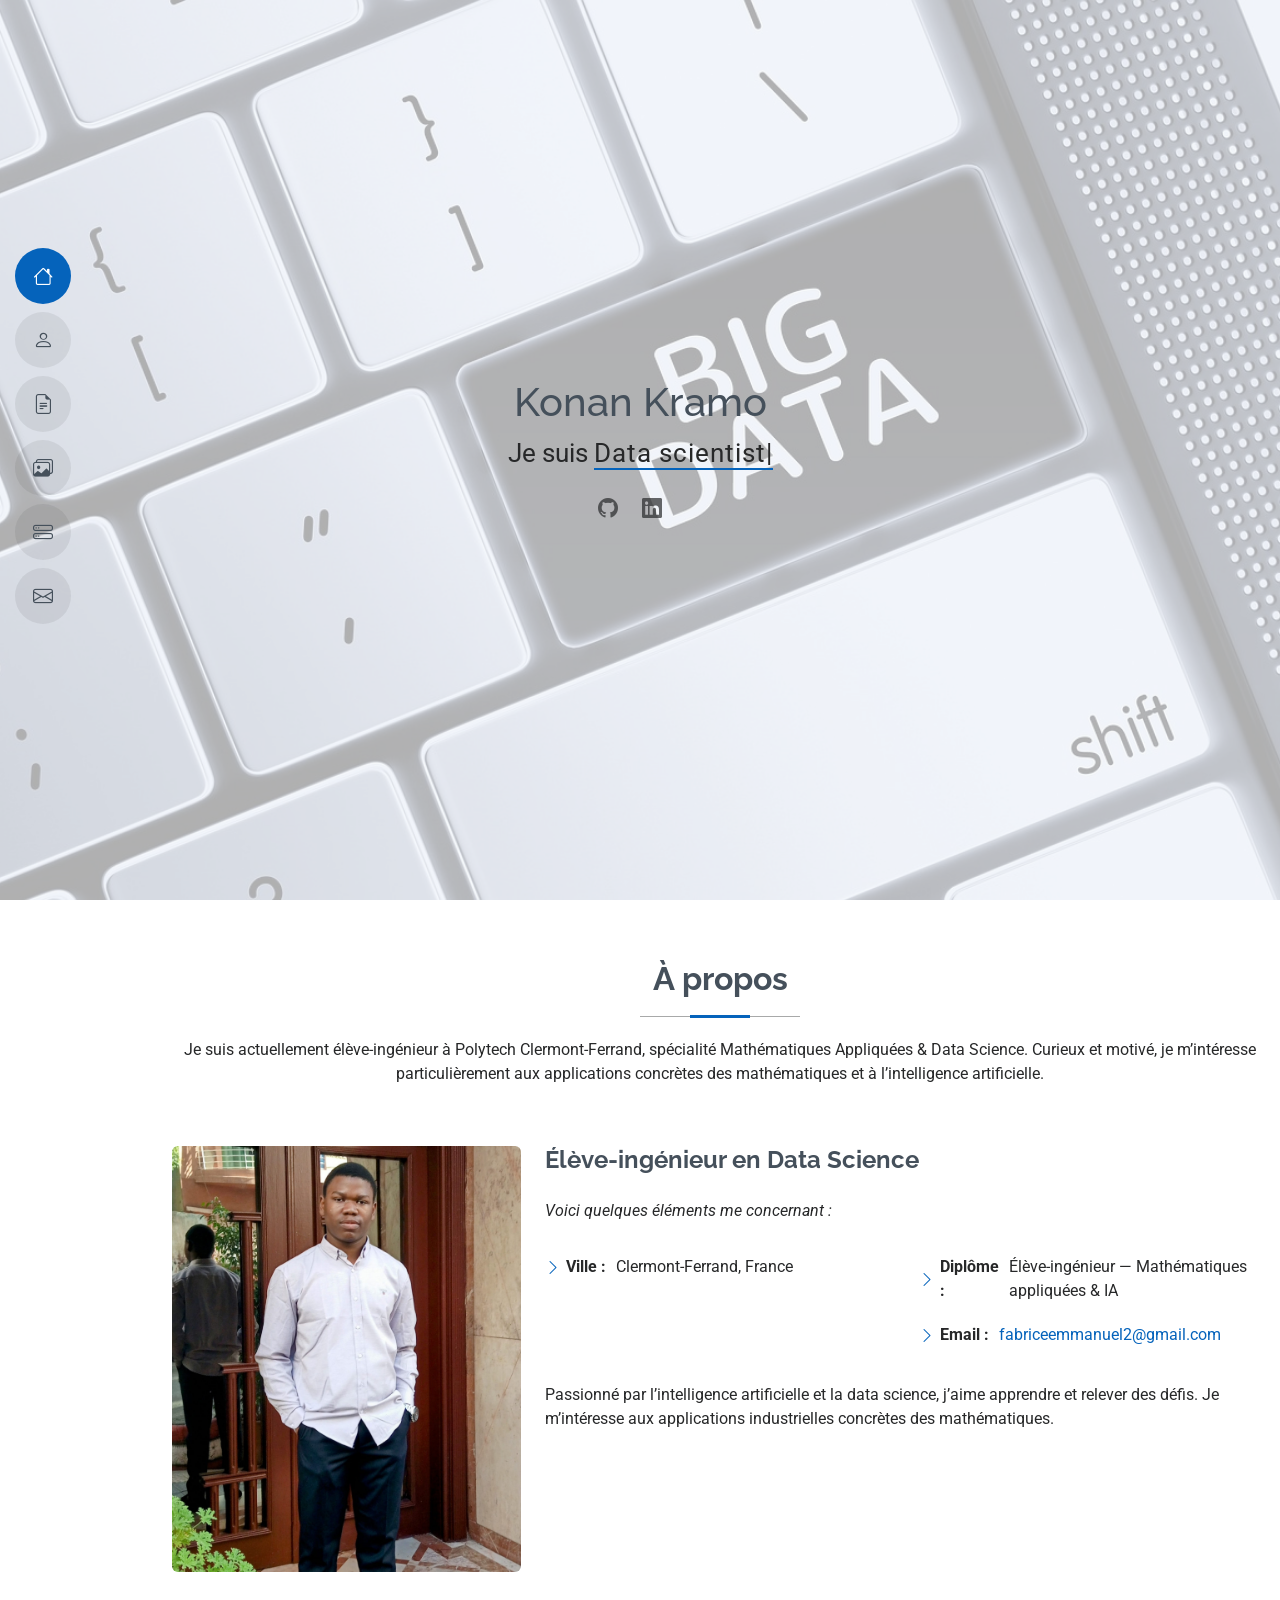
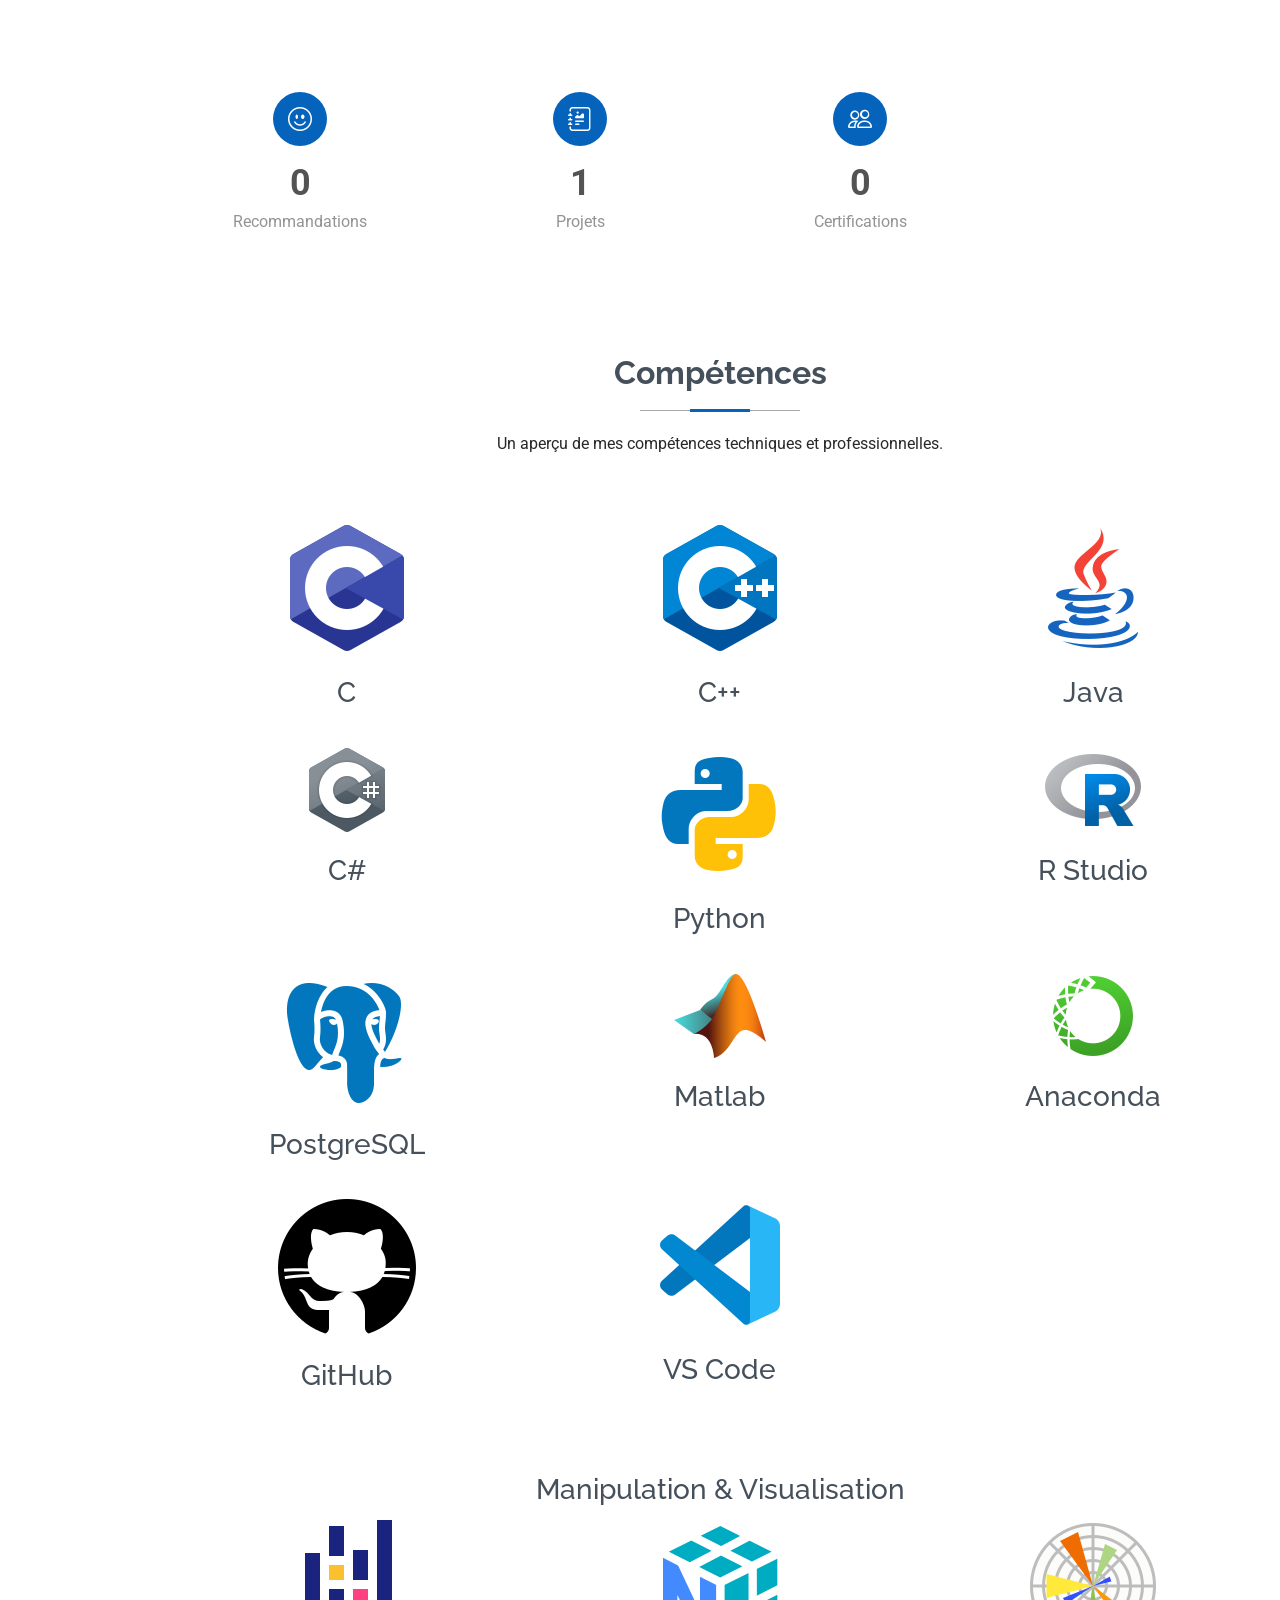
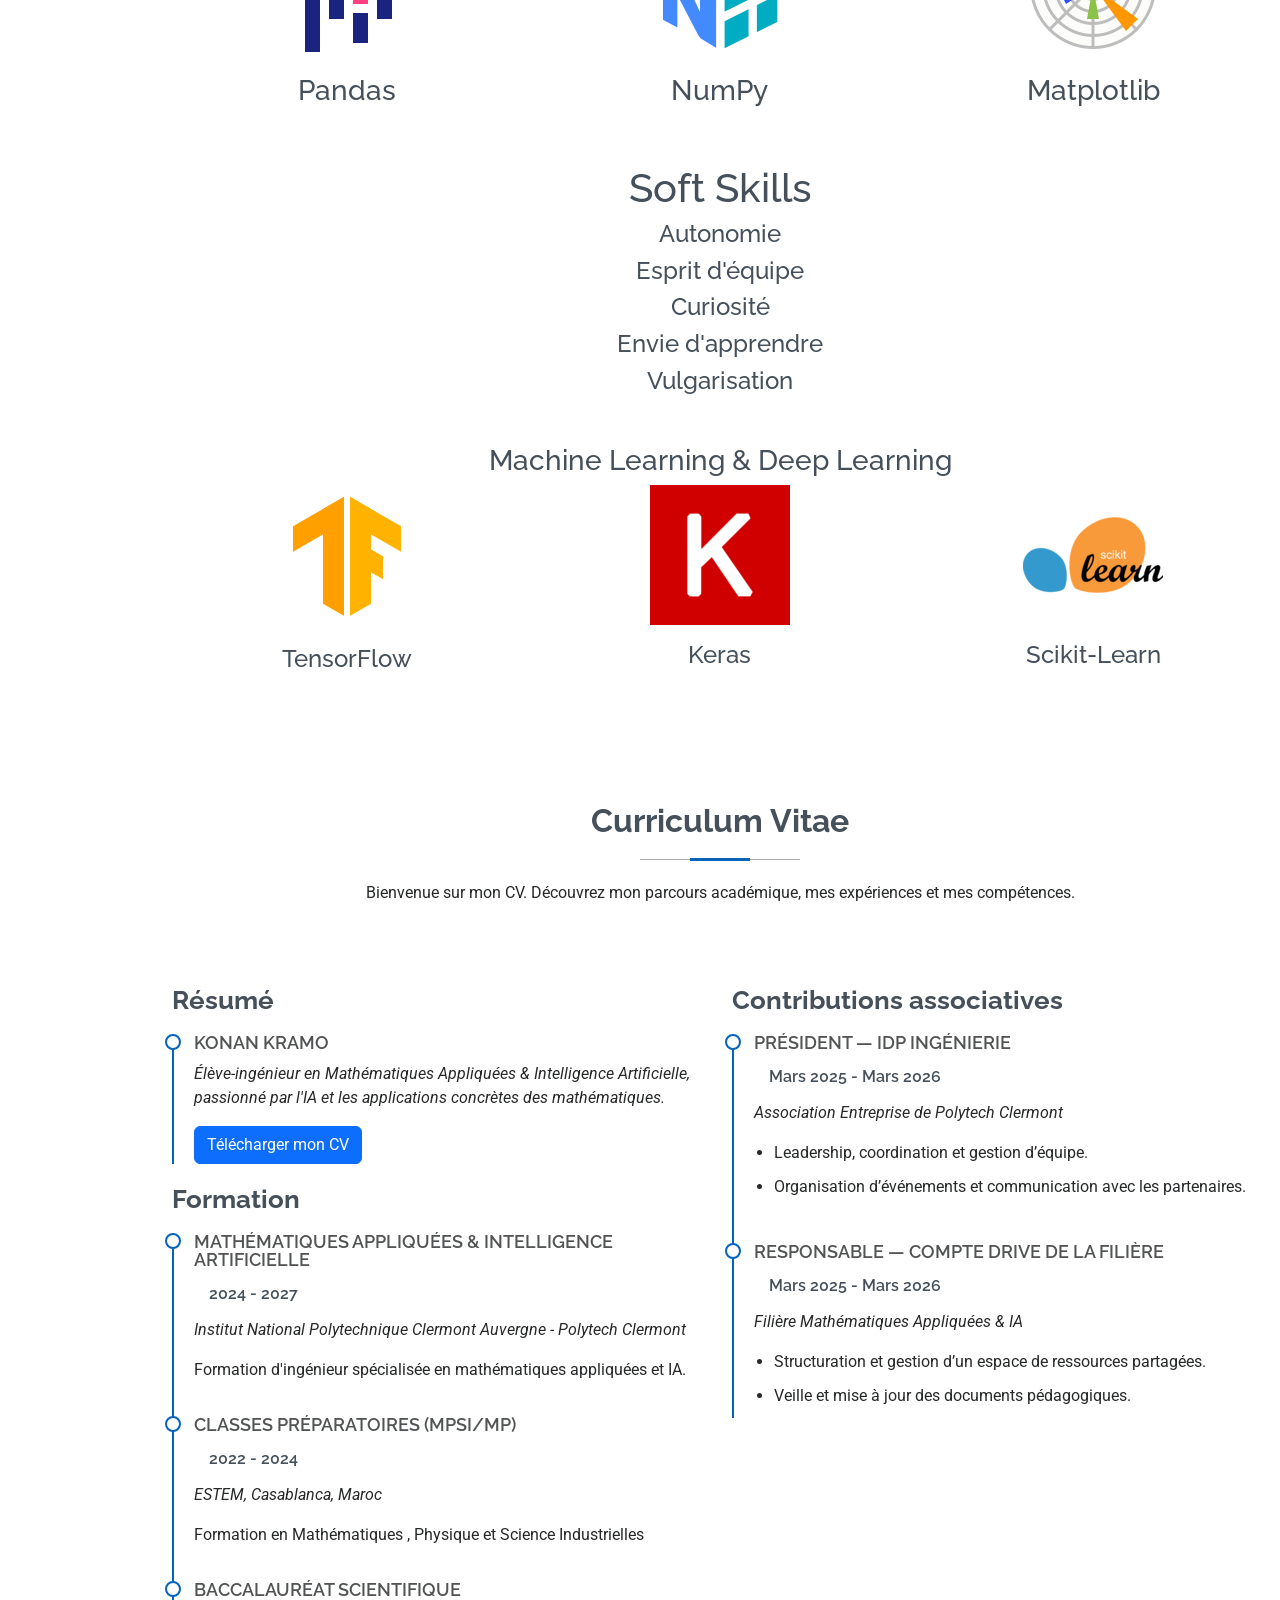
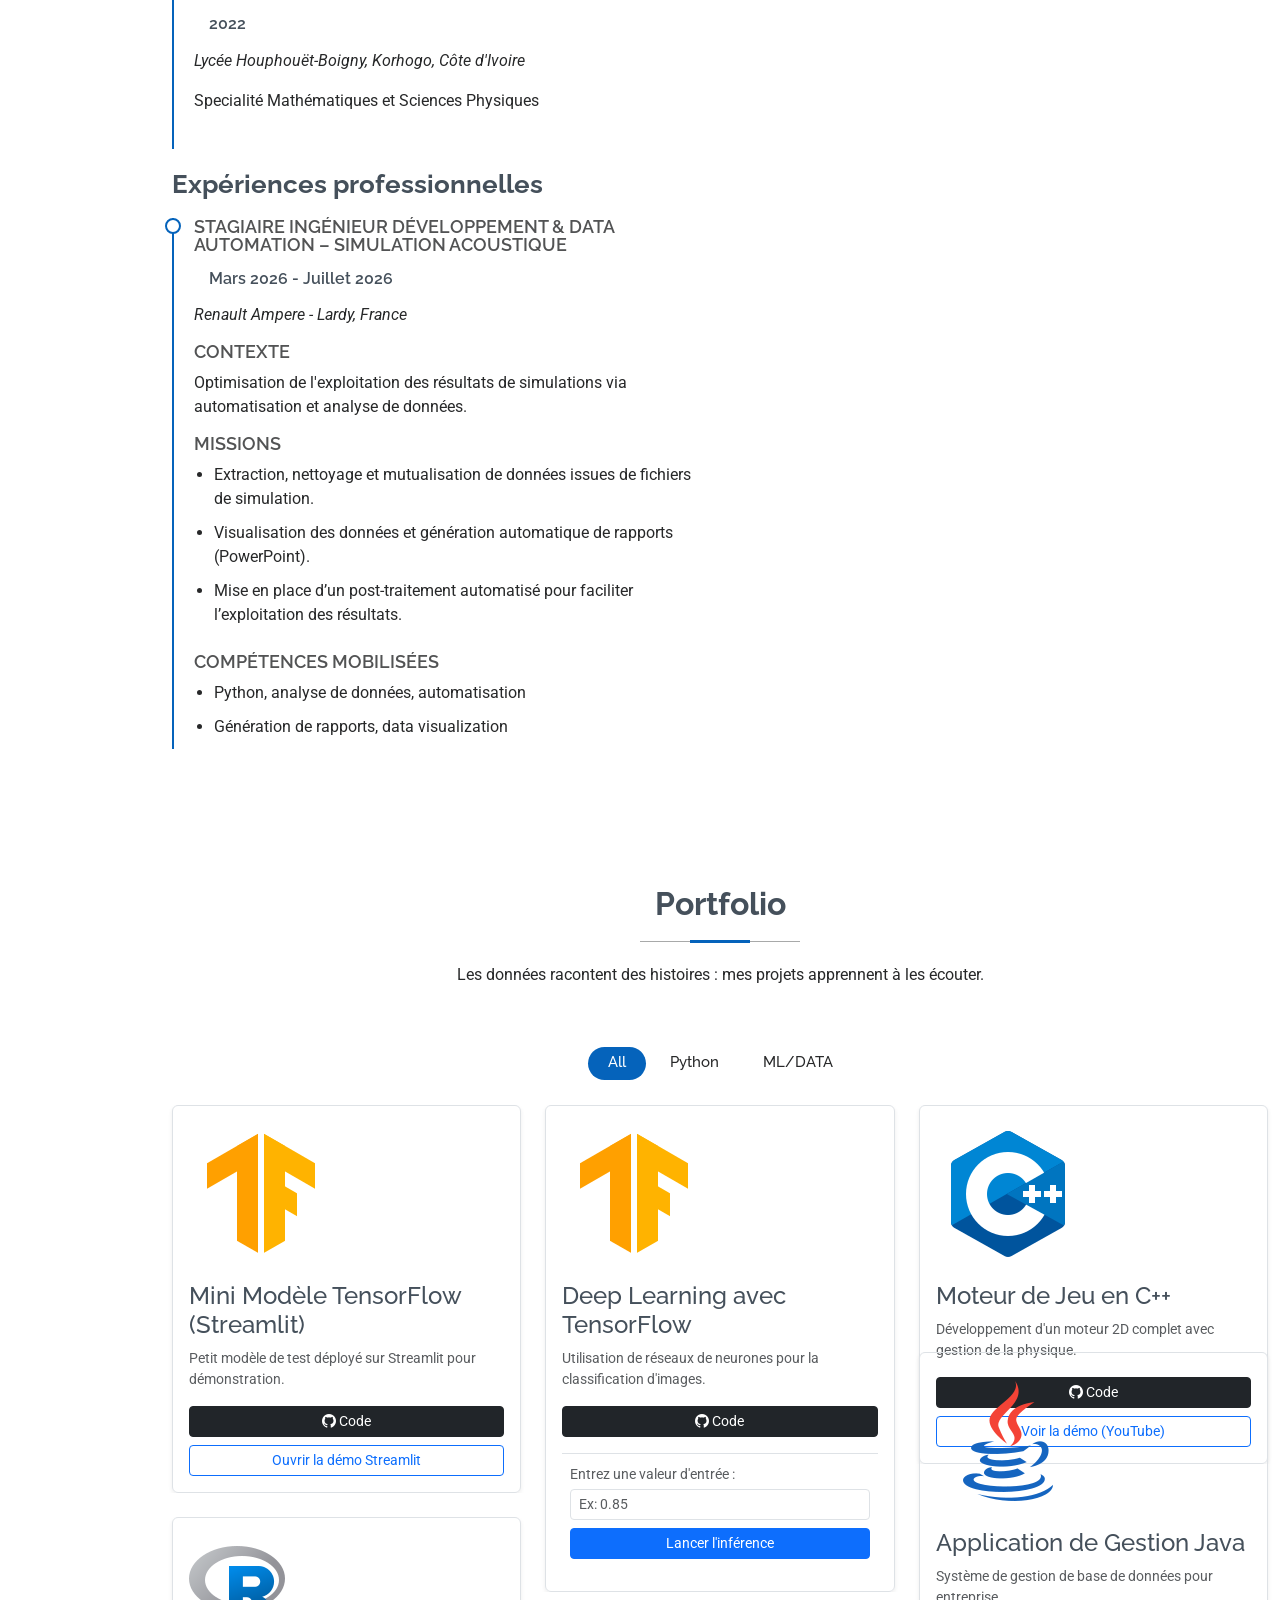
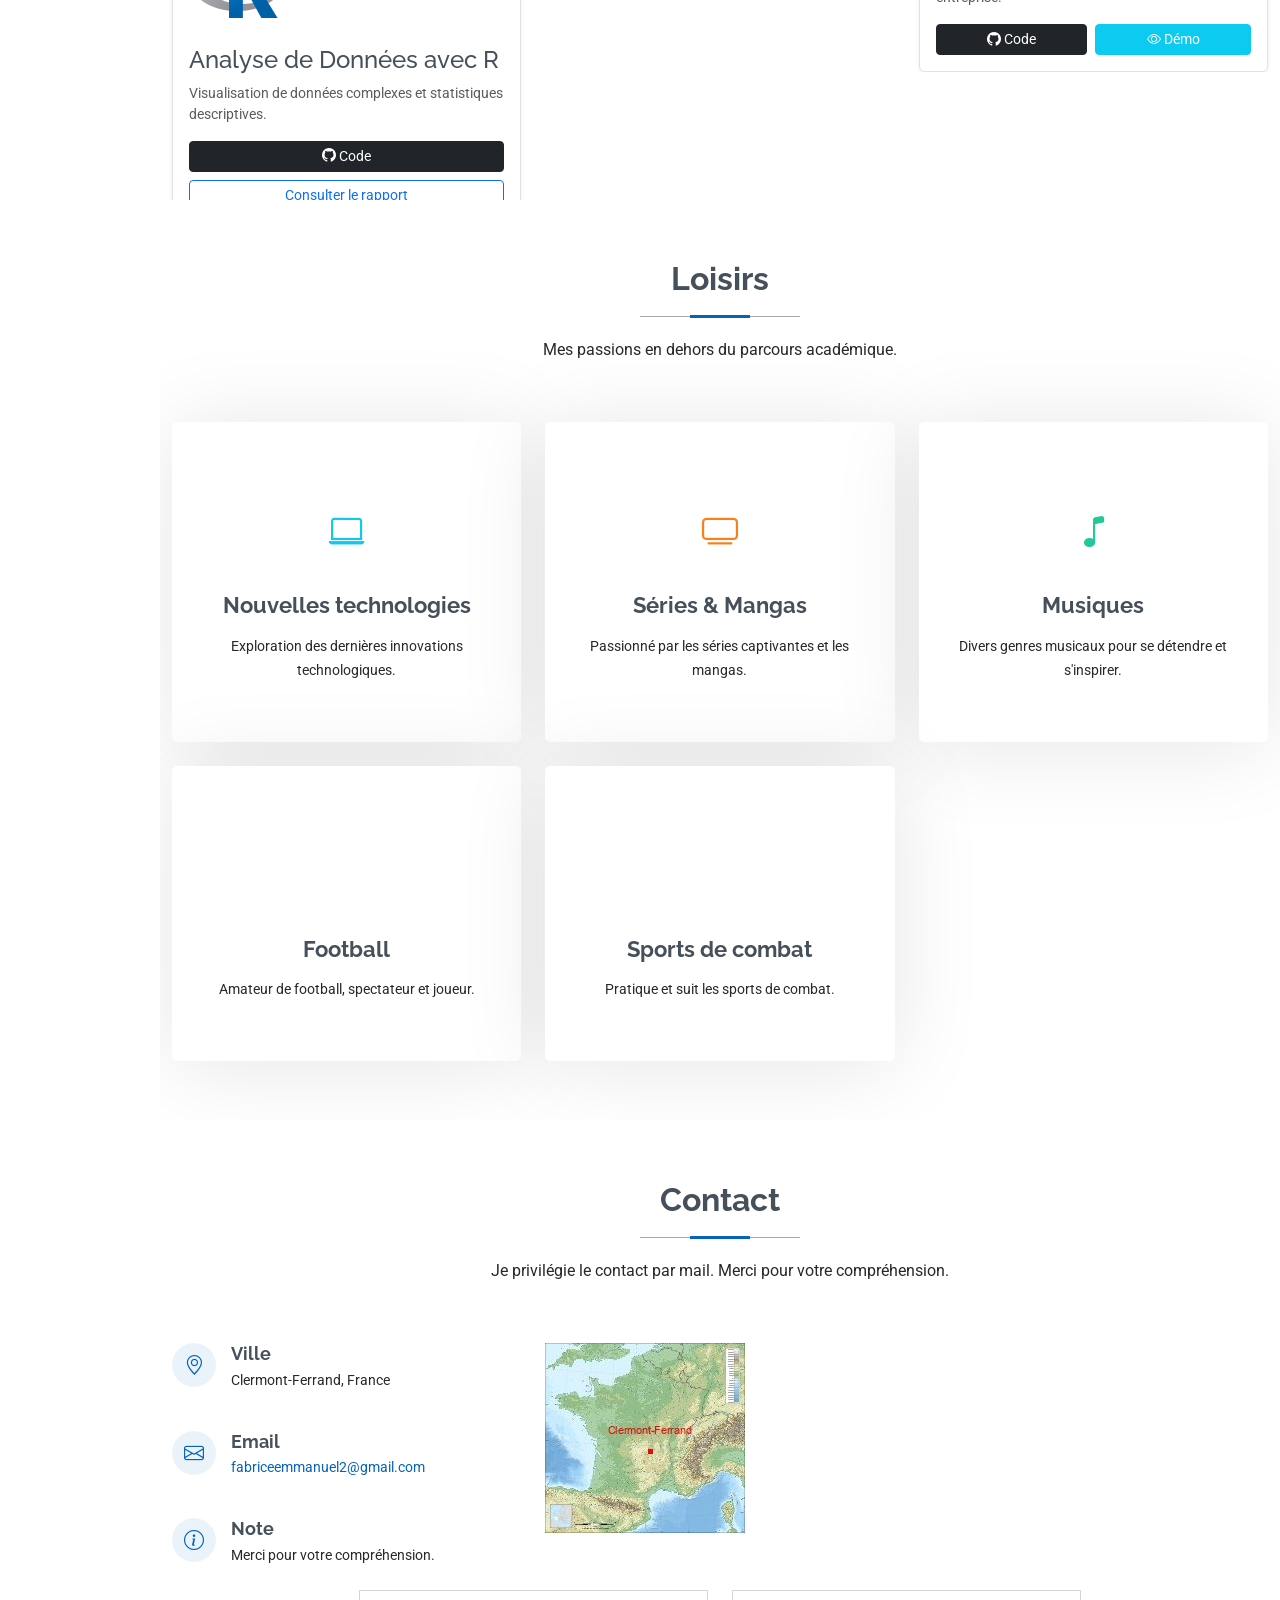
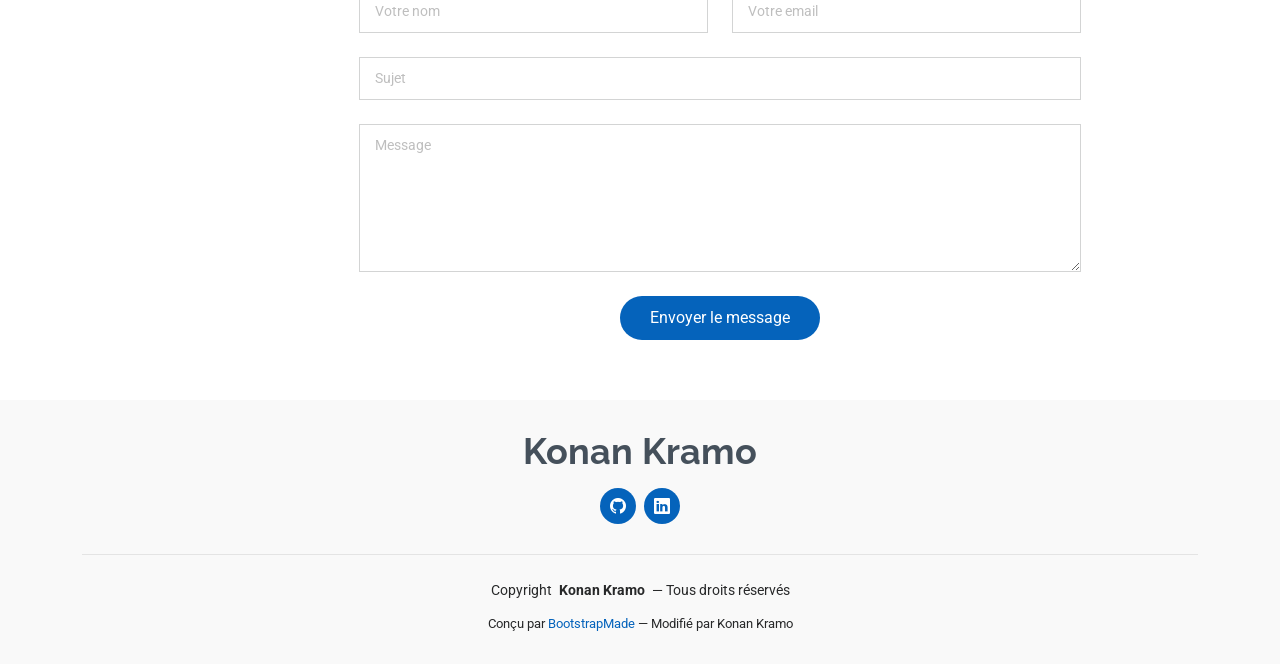
<file: index.html>
<!doctype html>
<html lang="fr">
<head>
  <meta charset="utf-8">
  <meta name="viewport" content="width=device-width,initial-scale=1.0">
  <title>Konan Kramo — CV & Portfolio</title>
  <meta name="description" content="Konan Kramo — Élève-ingénieur en Mathématiques Appliquées & Intelligence Artificielle. Portfolio, CV téléchargeable, projets et contact.">
  <!-- Open Graph -->
  <meta property="og:title" content="Konan Kramo — CV & Portfolio">
  <meta property="og:description" content="Élève-ingénieur en Mathématiques Appliquées & Intelligence Artificielle. Portfolio et contact.">
  <meta property="og:type" content="website">
  <meta property="og:image" content="assets/img/Profil2.jpeg">
  <!-- Twitter Card -->
  <meta name="twitter:card" content="summary_large_image">

  <!-- Favicons -->
  <link href="assets/img/favicon.png" rel="icon">
  <link href="assets/img/apple-touch-icon.png" rel="apple-touch-icon">

  <!-- Fonts -->
  <link href="https://fonts.googleapis.com" rel="preconnect">
  <link href="https://fonts.gstatic.com" rel="preconnect" crossorigin>
  <link href="https://fonts.googleapis.com/css2?family=Roboto:ital,wght@0,100;0,300;0,400;0,500;0,700;0,900;1,100;1,300;1,400;1,500;1,700;1,900&family=Poppins:ital,wght@0,100;0,200;0,300;0,400;0,500;0,600;0,700;0,800;0,900&family=Raleway:ital,wght@0,100;0,200;0,300;0,400;0,500;0,600;0,700;0,800;0,900&display=swap" rel="stylesheet">

  <!-- Vendor CSS Files -->
  <link href="assets/vendor/bootstrap/css/bootstrap.min.css" rel="stylesheet">
  <link href="assets/vendor/bootstrap-icons/bootstrap-icons.css" rel="stylesheet">
  <link href="assets/vendor/aos/aos.css" rel="stylesheet">
  <link href="assets/vendor/glightbox/css/glightbox.min.css" rel="stylesheet">
  <link href="assets/vendor/swiper/swiper-bundle.min.css" rel="stylesheet">

  <!-- Main CSS File -->
  <link href="assets/css/main.css" rel="stylesheet">
</head>

<body class="index-page">

  <header id="header" class="header d-flex flex-column justify-content-center" aria-label="En-tête du site">
    <button class="header-toggle d-xl-none bi bi-list" aria-controls="navmenu" aria-expanded="false"></button>

    <nav id="navmenu" class="navmenu" aria-label="Navigation principale">
      <ul>
        <li><a href="#hero" class="active"><i class="bi bi-house navicon" aria-hidden="true"></i><span>Accueil</span></a></li>
        <li><a href="#about"><i class="bi bi-person navicon" aria-hidden="true"></i><span>À propos</span></a></li>
        <li><a href="#resume"><i class="bi bi-file-earmark-text navicon" aria-hidden="true"></i><span>CV</span></a></li>
        <li><a href="#portfolio"><i class="bi bi-images navicon" aria-hidden="true"></i><span>Portfolio</span></a></li>
        <li><a href="#services"><i class="bi bi-hdd-stack navicon" aria-hidden="true"></i><span>Loisirs</span></a></li>
        <li><a href="#contact"><i class="bi bi-envelope navicon" aria-hidden="true"></i><span>Contact</span></a></li>
      </ul>
    </nav>
  </header>

  <main class="main">

    <!-- Hero -->
    <section id="hero" class="hero section light-background" aria-label="Présentation">
      <img src="assets/img/big-3520096_1920.jpg" alt="Bannière" class="img-fluid w-100" loading="lazy">
      <div class="container" data-aos="zoom-out">
        <div class="row justify-content-center">
          <div class="col-lg-9 text-center">
            <h1>Konan Kramo</h1>
            <p>Je suis <span class="typed" data-typed-items="Data scientist, passionné de nouvelles technologies">Designer</span><span class="typed-cursor" aria-hidden="true"></span></p>
            <div class="social-links" aria-hidden="false">
              <a href="https://github.com/Konan-ing" target="_blank" rel="noopener"><i class="bi bi-github" aria-hidden="true"></i><span class="visually-hidden">GitHub</span></a>
              <a href="https://www.linkedin.com/in/konan-kramo/" target="_blank" rel="noopener"><i class="bi bi-linkedin" aria-hidden="true"></i><span class="visually-hidden">LinkedIn</span></a>
            </div>
          </div>
        </div>
      </div>
    </section>

    <!-- About -->
    <section id="about" class="about section">
      <div class="container section-title" data-aos="fade-up">
        <h2>À propos</h2>
        <p>Je suis actuellement élève‑ingénieur à Polytech Clermont‑Ferrand, spécialité Mathématiques Appliquées & Data Science. Curieux et motivé, je m’intéresse particulièrement aux applications concrètes des mathématiques et à l’intelligence artificielle.</p>
      </div>

      <div class="container" data-aos="fade-up" data-aos-delay="100">
        <div class="row gy-4 justify-content-center">
          <div class="col-lg-4">
            <img src="assets/img/Profil2.jpeg" class="img-fluid rounded" alt="Photo de profil — Konan Kramo" loading="lazy">
          </div>
          <div class="col-lg-8 content">
            <h2>Élève‑ingénieur en Data Science</h2>
            <p class="fst-italic py-3">Voici quelques éléments me concernant :</p>
            <div class="row">
              <div class="col-lg-6">
                <ul>
                  <li><i class="bi bi-chevron-right"></i> <strong>Ville :</strong> <span>Clermont‑Ferrand, France</span></li>
                </ul>
              </div>
              <div class="col-lg-6">
                <ul>
                  <li><i class="bi bi-chevron-right"></i> <strong>Diplôme :</strong> <span>Élève‑ingénieur — Mathématiques appliquées & IA</span></li>
                  <li><i class="bi bi-chevron-right"></i> <strong>Email :</strong> <span><a href="mailto:fabriceemmanuel2@gmail.com">fabriceemmanuel2@gmail.com</a></span></li>
                </ul>
              </div>
            </div>
            <p class="py-3">Passionné par l’intelligence artificielle et la data science, j’aime apprendre et relever des défis. Je m’intéresse aux applications industrielles concrètes des mathématiques.</p>
          </div>
        </div>
      </div>
    </section>

    <!-- Stats -->
    <section id="stats" class="stats section">
      <div class="container" data-aos="fade-up" data-aos-delay="100">
        <div class="row gy-4">
          <div class="col-lg-3 col-md-6 d-flex flex-column align-items-center">
            <i class="bi bi-emoji-smile"></i>
            <div class="stats-item">
              <span class="purecounter" data-purecounter-start="0" data-purecounter-end="0" data-purecounter-duration="1"></span>
              <p>Recommandations</p>
            </div>
          </div>
          <div class="col-lg-3 col-md-6 d-flex flex-column align-items-center">
            <i class="bi bi-journal-richtext"></i>
            <div class="stats-item">
              <span class="purecounter" data-purecounter-start="0" data-purecounter-end="1" data-purecounter-duration="1"></span>
              <p>Projets</p>
            </div>
          </div>
          <div class="col-lg-3 col-md-6 d-flex flex-column align-items-center">
            <i class="bi bi-people"></i>
            <div class="stats-item">
              <span class="purecounter" data-purecounter-start="0" data-purecounter-end="0" data-purecounter-duration="1"></span>
              <p>Certifications</p>
            </div>
          </div>
        </div>
      </div>
    </section>

    <!-- Skills -->
    <section id="skills" class="skills section">
      <div class="container section-title" data-aos="fade-up">
        <h2>Compétences</h2>
        <p>Un aperçu de mes compétences techniques et professionnelles.</p>
      </div>

      <div class="container" data-aos="fade-up" data-aos-delay="100">
        <div class="row skills-content text-center">
          <div class="col-lg-4 col-md-6 mb-4">
            <img src="assets/img/icons8-c-programming-144.png" alt="C" class="img-fluid mb-3" loading="lazy">
            <h3>C</h3>
          </div>
          <div class="col-lg-4 col-md-6 mb-4">
            <img src="assets/img/icons8-c++-144.png" alt="C++" class="img-fluid mb-3" loading="lazy">
            <h3>C++</h3>
          </div>
          <div class="col-lg-4 col-md-6 mb-4">
            <img src="assets/img/icons8-java-144.png" alt="Java" class="img-fluid mb-3" loading="lazy">
            <h3>Java</h3>
          </div>

          <div class="col-lg-4 col-md-6 mb-4">
            <img src="assets/img/icons8-c-96.png" alt="C#" class="img-fluid mb-3" loading="lazy">
            <h3>C#</h3>
          </div>

          <div class="col-lg-4 col-md-6 mb-4">
            <img src="assets/img/icons8-python-144.png" alt="Python" class="img-fluid mb-3" loading="lazy">
            <h3>Python</h3>
          </div>

          <div class="col-lg-4 col-md-6 mb-4">
            <img src="assets/img/icons8-r-project-96.png" alt="R" class="img-fluid mb-3" loading="lazy">
            <h3>R Studio</h3>
          </div>

          <div class="col-lg-4 col-md-6 mb-4">
            <img src="assets/img/icons8-postgresql-144.png" alt="PostgreSQL" class="img-fluid mb-3" loading="lazy">
            <h3>PostgreSQL</h3>
          </div>

          <div class="col-lg-4 col-md-6 mb-4">
            <img src="assets/img/icons8-matlab-96.png" alt="Matlab" class="img-fluid mb-3" loading="lazy">
            <h3>Matlab</h3>
          </div>

          <div class="col-lg-4 col-md-6 mb-4">
            <img src="assets/img/icons8-anaconda-96.png" alt="Anaconda" class="img-fluid mb-3" loading="lazy">
            <h3>Anaconda</h3>
          </div>

          <div class="col-lg-4 col-md-6 mb-4">
            <img src="assets/img/icons8-github-150.png" alt="Github" class="img-fluid mb-3" loading="lazy">
            <h3>GitHub</h3>
          </div>

          <div class="col-lg-4 col-md-6 mb-4">
            <img src="assets/img/icons8-visual-studio-code-2019-144.png" alt="VS Code" class="img-fluid mb-3" loading="lazy">
            <h3>VS Code</h3>
          </div>
        </div>

        <div class="row skills-content text-center mt-5">
          <h3>Manipulation & Visualisation</h3>
          <div class="col-lg-4">
            <img src="assets/img/icons8-pandas-144.png" alt="Pandas" class="img-fluid mb-3" loading="lazy">
            <h3>Pandas</h3>
          </div>
          <div class="col-lg-4">
            <img src="assets/img/icons8-numpy-144.png" alt="NumPy" class="img-fluid mb-3" loading="lazy">
            <h3>NumPy</h3>
          </div>
          <div class="col-lg-4">
            <img src="assets/img/icons8-matplotlib-144.png" alt="Matplotlib" class="img-fluid mb-3" loading="lazy">
            <h3>Matplotlib</h3>
          </div>
        </div>

        <div class="skills-content text-center mt-5">
          <h3 class="fs-1">Soft Skills</h3>
          <ul style="list-style:none;padding:0;">
            <li><h4>Autonomie</h4></li>
            <li><h4>Esprit d'équipe</h4></li>
            <li><h4>Curiosité</h4></li>
            <li><h4>Envie d'apprendre</h4></li>
            <li><h4>Vulgarisation</h4></li>
          </ul>
        </div>

        <div class="row skills-content text-center mt-5">
          <h3>Machine Learning & Deep Learning</h3>
          <div class="col-lg-4">
            <img src="assets/img/icons8-tensorflow-144.png" alt="TensorFlow" class="img-fluid mb-3" loading="lazy">
            <h4>TensorFlow</h4>
          </div>
          <div class="col-lg-4">
            <img src="assets/img/Keras (2).png" alt="Keras" class="img-fluid mb-3" loading="lazy">
            <h4>Keras</h4>
          </div>
          <div class="col-lg-4">
            <img src="assets/img/scikit-learn (1).png" alt="Scikit-Learn" class="img-fluid mb-3" loading="lazy">
            <h4>Scikit-Learn</h4>
          </div>
        </div>
      </div>
    </section>

    <!-- Resume -->
    <section id="resume" class="resume section">
      <div class="container section-title" data-aos="fade-up">
        <h2>Curriculum Vitae</h2>
        <p>Bienvenue sur mon CV. Découvrez mon parcours académique, mes expériences et mes compétences.</p>
      </div>

      <div class="container">
        <div class="row">
          <div class="col-lg-6" data-aos="fade-up" data-aos-delay="100">
            <h3 class="resume-title">Résumé</h3>
            <div class="resume-item pb-0">
              <h4>Konan Kramo</h4>
              <p><em>Élève‑ingénieur en Mathématiques Appliquées & Intelligence Artificielle, passionné par l'IA et les applications concrètes des mathématiques.</em></p>
              <a href="assets/files/Kramo_Fabrice_cv.pdf" class="btn btn-primary" download title="Télécharger mon CV">Télécharger mon CV</a>
            </div>

            <h3 class="resume-title">Formation</h3>
            <div class="resume-item">
              <h4>Mathématiques Appliquées & Intelligence Artificielle</h4>
              <h5>2024 - 2027</h5>
              <p><em>Institut National Polytechnique Clermont Auvergne - Polytech Clermont</em></p>
              <p>Formation d'ingénieur spécialisée en mathématiques appliquées et IA.</p>
            </div>

            <div class="resume-item">
              <h4>Classes Préparatoires (MPSI/MP)</h4>
              <h5>2022 - 2024</h5>
              <p><em>ESTEM, Casablanca, Maroc</em></p>
              <p> Formation en Mathématiques , Physique et Science Industrielles</p>
            </div>

            <div class="resume-item">
              <h4>Baccalauréat Scientifique</h4>
              <h5>2022</h5>
              <p><em>Lycée Houphouët‑Boigny, Korhogo, Côte d'Ivoire</em></p>
              <p>Specialité Mathématiques et Sciences Physiques</p>
            </div>

            <h3 class="resume-title">Expériences professionnelles</h3>
            <div class="resume-item">
              <h4>Stagiaire Ingénieur Développement & Data Automation – Simulation Acoustique</h4>
              <h5>Mars 2026 - Juillet 2026</h5>
              <p><em>Renault Ampere - Lardy, France</em></p>
              <h4>Contexte</h4>
              <p>Optimisation de l'exploitation des résultats de simulations via automatisation et analyse de données.</p>
              <h4>Missions</h4>
              <ul>
                <li>Extraction, nettoyage et mutualisation de données issues de fichiers de simulation.</li>
                <li>Visualisation des données et génération automatique de rapports (PowerPoint).</li>
                <li>Mise en place d’un post‑traitement automatisé pour faciliter l’exploitation des résultats.</li>
              </ul>
              <h4>Compétences mobilisées</h4>
              <ul>
                <li>Python, analyse de données, automatisation</li>
                <li>Génération de rapports, data visualization</li>
              </ul>
            </div>
          </div>

          <div class="col-lg-6" data-aos="fade-up" data-aos-delay="200">
            <h3 class="resume-title">Contributions associatives</h3>
            <div class="resume-item">
              <h4>Président — IDP Ingénierie</h4>
              <h5>Mars 2025 - Mars 2026</h5>
              <p><em>Association Entreprise de Polytech Clermont</em></p>
              <ul>
                <li>Leadership, coordination et gestion d’équipe.</li>
                <li>Organisation d’événements et communication avec les partenaires.</li>
              </ul>
            </div>

            <div class="resume-item">
              <h4>Responsable — Compte Drive de la filière</h4>
              <h5>Mars 2025 - Mars 2026</h5>
              <p><em>Filière Mathématiques Appliquées & IA</em></p>
              <ul>
                <li>Structuration et gestion d’un espace de ressources partagées.</li>
                <li>Veille et mise à jour des documents pédagogiques.</li>
              </ul>
            </div>
          </div>
        </div>
      </div>
    </section>

    <!-- Portfolio -->
    <section id="portfolio" class="portfolio section">
      <div class="container section-title" data-aos="fade-up">
        <h2>Portfolio</h2>
        <p>Les données racontent des histoires : mes projets apprennent à les écouter.</p>
      </div>

      <div class="container">
        <ul class="portfolio-filters isotope-filters" data-aos="fade-up" role="list">
          <li data-filter="*" class="filter-active">All</li>
          <li data-filter=".filter-python">Python</li>
          <li data-filter=".filter-ml-data">ML/DATA</li>
        </ul>

        <div id="portfolio-grid" class="row gy-4 isotope-container" data-aos="fade-up" data-aos-delay="200">
          <!-- Les projets sont injectés dynamiquement depuis projets.json -->
        </div>
      </div>
    </section>

    <!-- Services / Loisirs -->
    <section id="services" class="services section">
      <div class="container section-title" data-aos="fade-up">
        <h2>Loisirs</h2>
        <p>Mes passions en dehors du parcours académique.</p>
      </div>

      <div class="container">
        <div class="row gy-4">
          <div class="col-lg-4 col-md-6" data-aos="fade-up" data-aos-delay="100">
            <div class="service-item item-cyan position-relative">
              <div class="icon"><i class="bi bi-laptop"></i></div>
              <h3>Nouvelles technologies</h3>
              <p>Exploration des dernières innovations technologiques.</p>
            </div>
          </div>

          <div class="col-lg-4 col-md-6" data-aos="fade-up" data-aos-delay="200">
            <div class="service-item item-orange position-relative">
              <div class="icon"><i class="bi bi-tv"></i></div>
              <h3>Séries & Mangas</h3>
              <p>Passionné par les séries captivantes et les mangas.</p>
            </div>
          </div>

          <div class="col-lg-4 col-md-6" data-aos="fade-up" data-aos-delay="300">
            <div class="service-item item-teal position-relative">
              <div class="icon"><i class="bi bi-music-note"></i></div>
              <h3>Musiques</h3>
              <p>Divers genres musicaux pour se détendre et s'inspirer.</p>
            </div>
          </div>

          <div class="col-lg-4 col-md-6" data-aos="fade-up" data-aos-delay="400">
            <div class="service-item item-red position-relative">
              <div class="icon"><i class="bi bi-football"></i></div>
              <h3>Football</h3>
              <p>Amateur de football, spectateur et joueur.</p>
            </div>
          </div>

          <div class="col-lg-4 col-md-6" data-aos="fade-up" data-aos-delay="500">
            <div class="service-item item-indigo position-relative">
              <div class="icon"><i class="bi bi-boxing-glove"></i></div>
              <h3>Sports de combat</h3>
              <p>Pratique et suit les sports de combat.</p>
            </div>
          </div>
        </div>
      </div>
    </section>

    <!-- Contact -->
    <section id="contact" class="contact section">
      <div class="container section-title" data-aos="fade-up">
        <h2>Contact</h2>
        <p>Je privilégie le contact par mail. Merci pour votre compréhension.</p>
      </div>

      <div class="container" data-aos="fade" data-aos-delay="100">
        <div class="row gy-4">
          <div class="col-lg-4">
            <div class="info-item d-flex" data-aos="fade-up" data-aos-delay="200">
              <i class="bi bi-geo-alt flex-shrink-0"></i>
              <div>
                <h3>Ville</h3>
                <p>Clermont‑Ferrand, France</p>
              </div>
            </div>

            <div class="info-item d-flex" data-aos="fade-up" data-aos-delay="300">
              <i class="bi bi-envelope flex-shrink-0"></i>
              <div>
                <h3>Email</h3>
                <p><a href="mailto:fabriceemmanuel2@gmail.com">fabriceemmanuel2@gmail.com</a></p>
              </div>
            </div>

            <div class="info-item d-flex" data-aos="fade-up" data-aos-delay="400">
              <i class="bi bi-info-circle flex-shrink-0"></i>
              <div>
                <h3>Note</h3>
                <p>Merci pour votre compréhension.</p>
              </div>
            </div>
          </div>

          <div class="col-lg-8">
            <img src="assets/img/clermont-ferrand.jpg" alt="Clermont-Ferrand" class="img-fluid" loading="lazy" data-aos="fade-up" data-aos-delay="500">
          </div>
        </div>

        <div class="row mt-4">
          <div class="col-lg-8 offset-lg-2">
            <!-- Le formulaire envoie maintenant vers un endpoint serveur /api/contact -->
            <form id="contact-form" method="post" class="php-email-form" data-aos="fade-up" data-aos-delay="200">
              <div class="row gy-4">
                <div class="col-md-6">
                  <input type="text" id="cf-name" name="name" class="form-control" placeholder="Votre nom" required>
                </div>
                <div class="col-md-6">
                  <input type="email" id="cf-email" name="email" class="form-control" placeholder="Votre email" required>
                </div>
                <div class="col-md-12">
                  <input type="text" id="cf-subject" name="subject" class="form-control" placeholder="Sujet" required>
                </div>
                <div class="col-md-12">
                  <textarea id="cf-message" class="form-control" name="message" rows="6" placeholder="Message" required></textarea>
                </div>
                <div class="col-md-12 text-center">
                  <div class="loading" style="display:none">Envoi...</div>
                  <div class="error-message text-danger" style="display:none"></div>
                  <div class="sent-message text-success" style="display:none">Votre message a été envoyé. Merci !</div>
                  <button type="submit" id="cf-submit" class="btn btn-primary">Envoyer le message</button>
                </div>
              </div>
            </form>
          </div>
        </div>

      </div>
    </section>

  </main>

  <footer id="footer" class="footer position-relative light-background">
    <div class="container text-center">
      <h3 class="sitename">Konan Kramo</h3>
      <div class="social-links d-flex justify-content-center">
        <a href="https://github.com/your-github-profile" target="_blank" rel="noopener"><i class="bi bi-github"></i></a>
        <a href="https://www.linkedin.com/in/your-linkedin-profile" target="_blank" rel="noopener"><i class="bi bi-linkedin"></i></a>
      </div>

      <div class="copyright mt-3">
        <span>Copyright</span> <strong class="px-1 sitename">Konan Kramo</strong> <span>— Tous droits réservés</span>
      </div>

      <div class="credits mt-2">
        Conçu par <a href="https://bootstrapmade.com/" target="_blank" rel="noopener">BootstrapMade</a> — Modifié par Konan Kramo
      </div>
    </div>
  </footer>

  <!-- Scroll Top -->
  <a href="#" id="scroll-top" class="scroll-top d-flex align-items-center justify-content-center" aria-label="Remonter"><i class="bi bi-arrow-up-short"></i></a>

  <!-- Preloader -->
  <div id="preloader"></div>

  <!-- Vendor JS -->
  <script src="assets/vendor/bootstrap/js/bootstrap.bundle.min.js"></script>
  <script src="assets/vendor/php-email-form/validate.js"></script>
  <script src="assets/vendor/aos/aos.js"></script>
  <script src="assets/vendor/typed.js/typed.umd.js"></script>
  <script src="assets/vendor/purecounter/purecounter_vanilla.js"></script>
  <script src="assets/vendor/waypoints/noframework.waypoints.js"></script>
  <script src="assets/vendor/glightbox/js/glightbox.min.js"></script>
  <script src="assets/vendor/imagesloaded/imagesloaded.pkgd.min.js"></script>
  <script src="assets/vendor/isotope-layout/isotope.pkgd.min.js"></script>
  <script src="assets/vendor/swiper/swiper-bundle.min.js"></script>

  <!-- Main JS -->
  <script src="assets/js/main.js"></script>
  <script src="assets/js/portfolio.js"></script>

  <!-- Custom client-side JS : chargement des projets & appels serveur -->
  <script>
 
  </script>

</body>
</html>
</file>
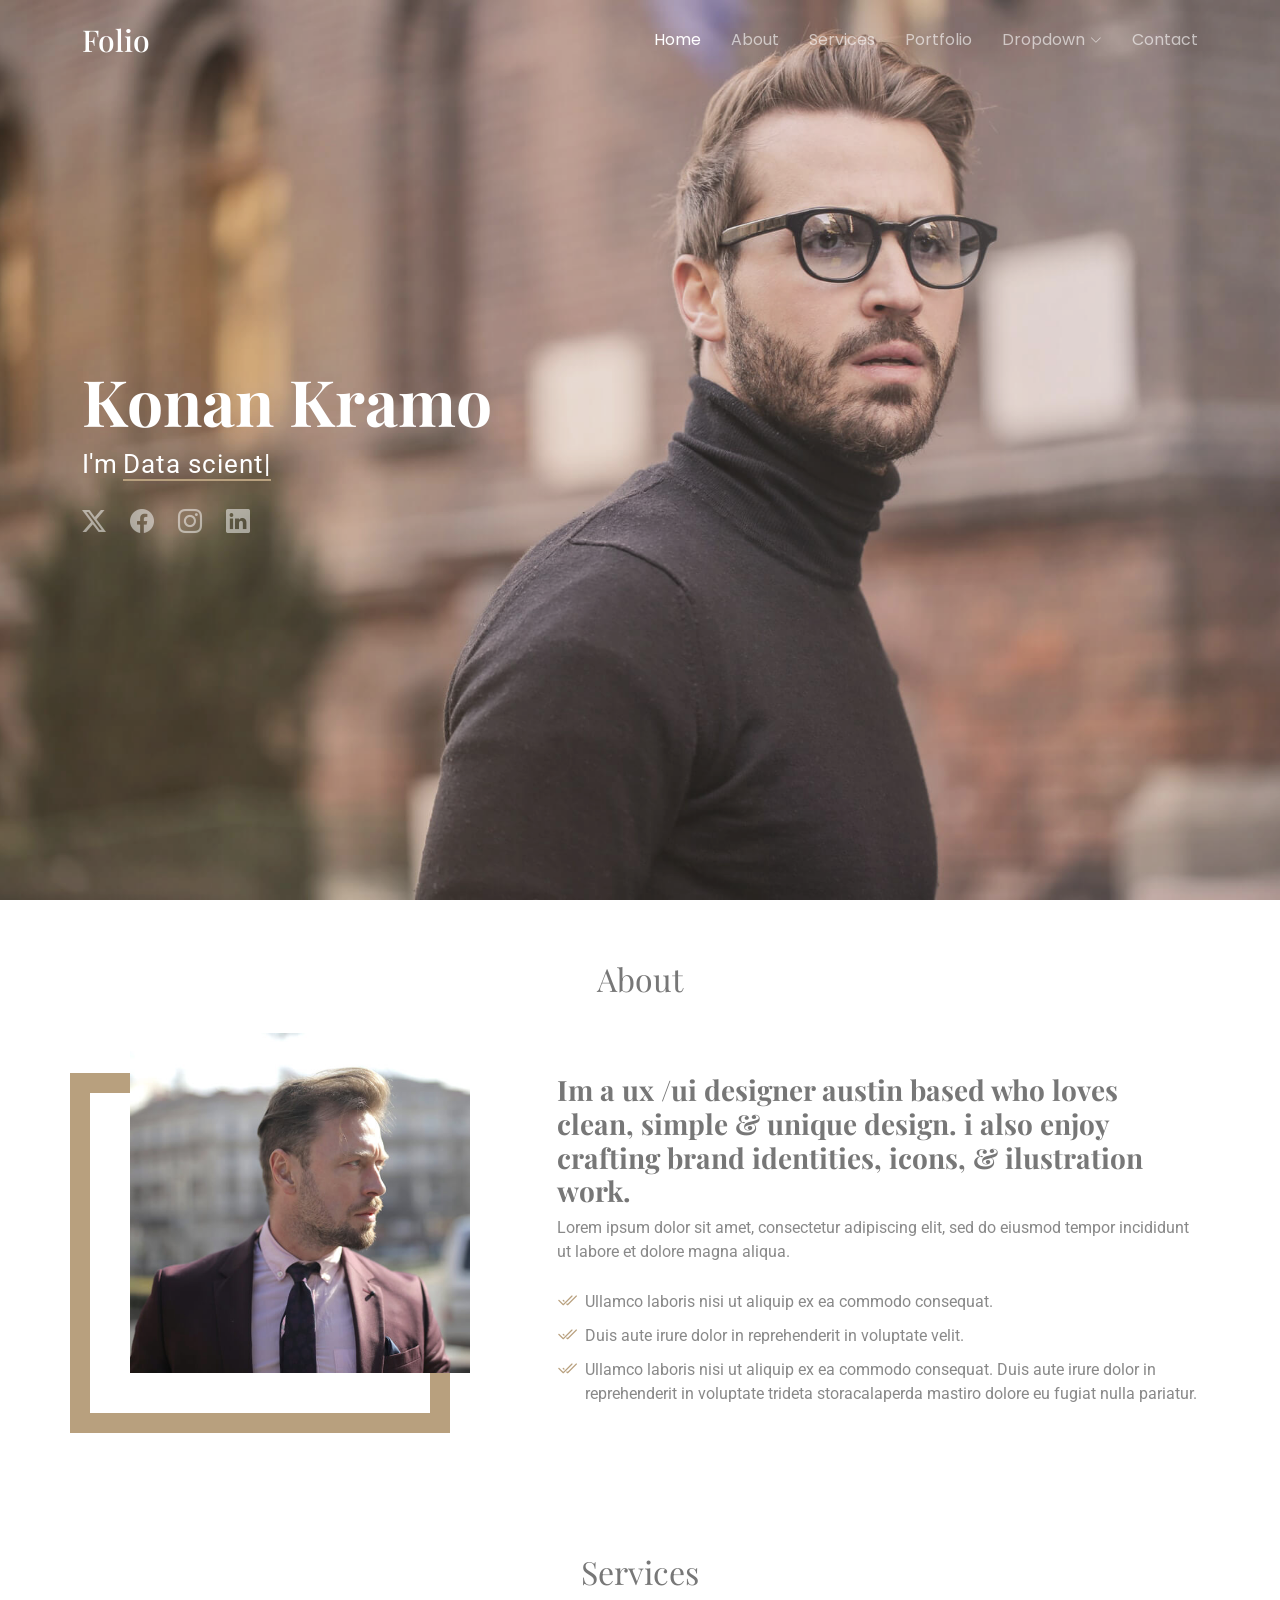
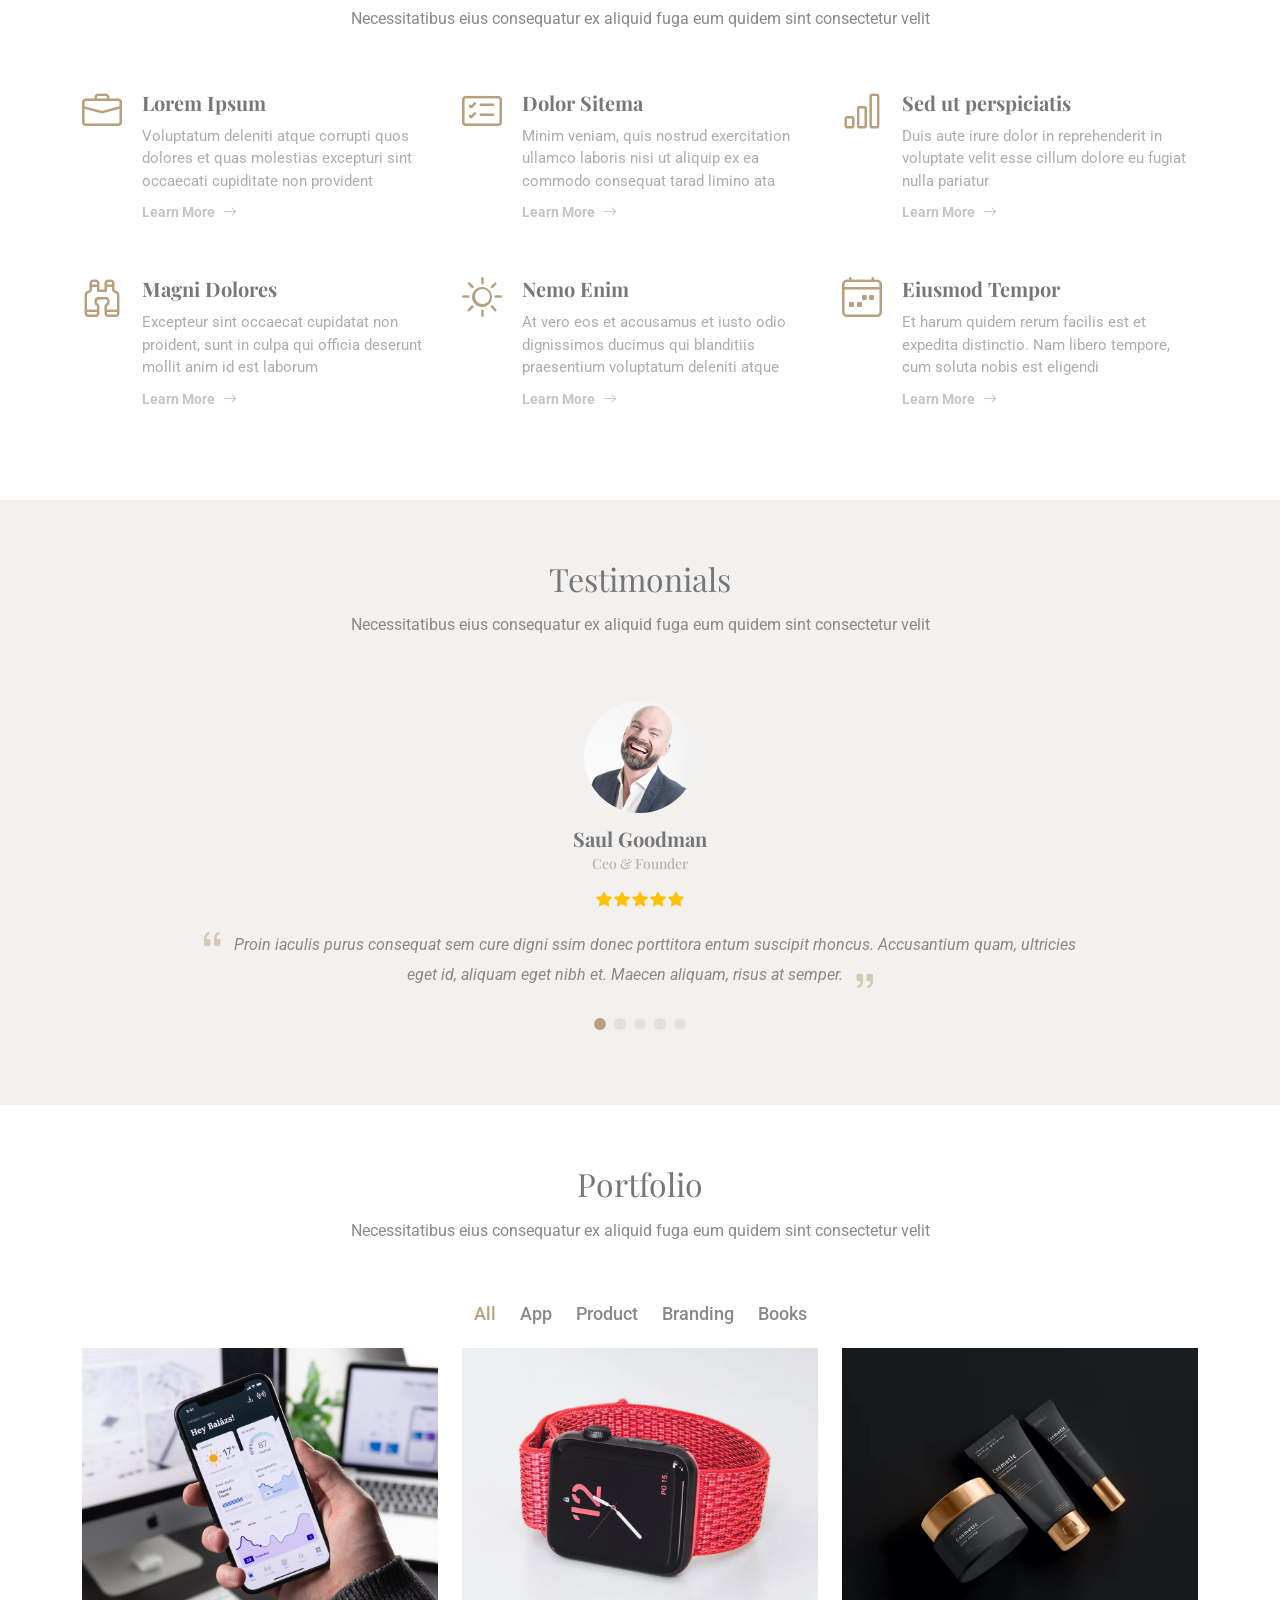
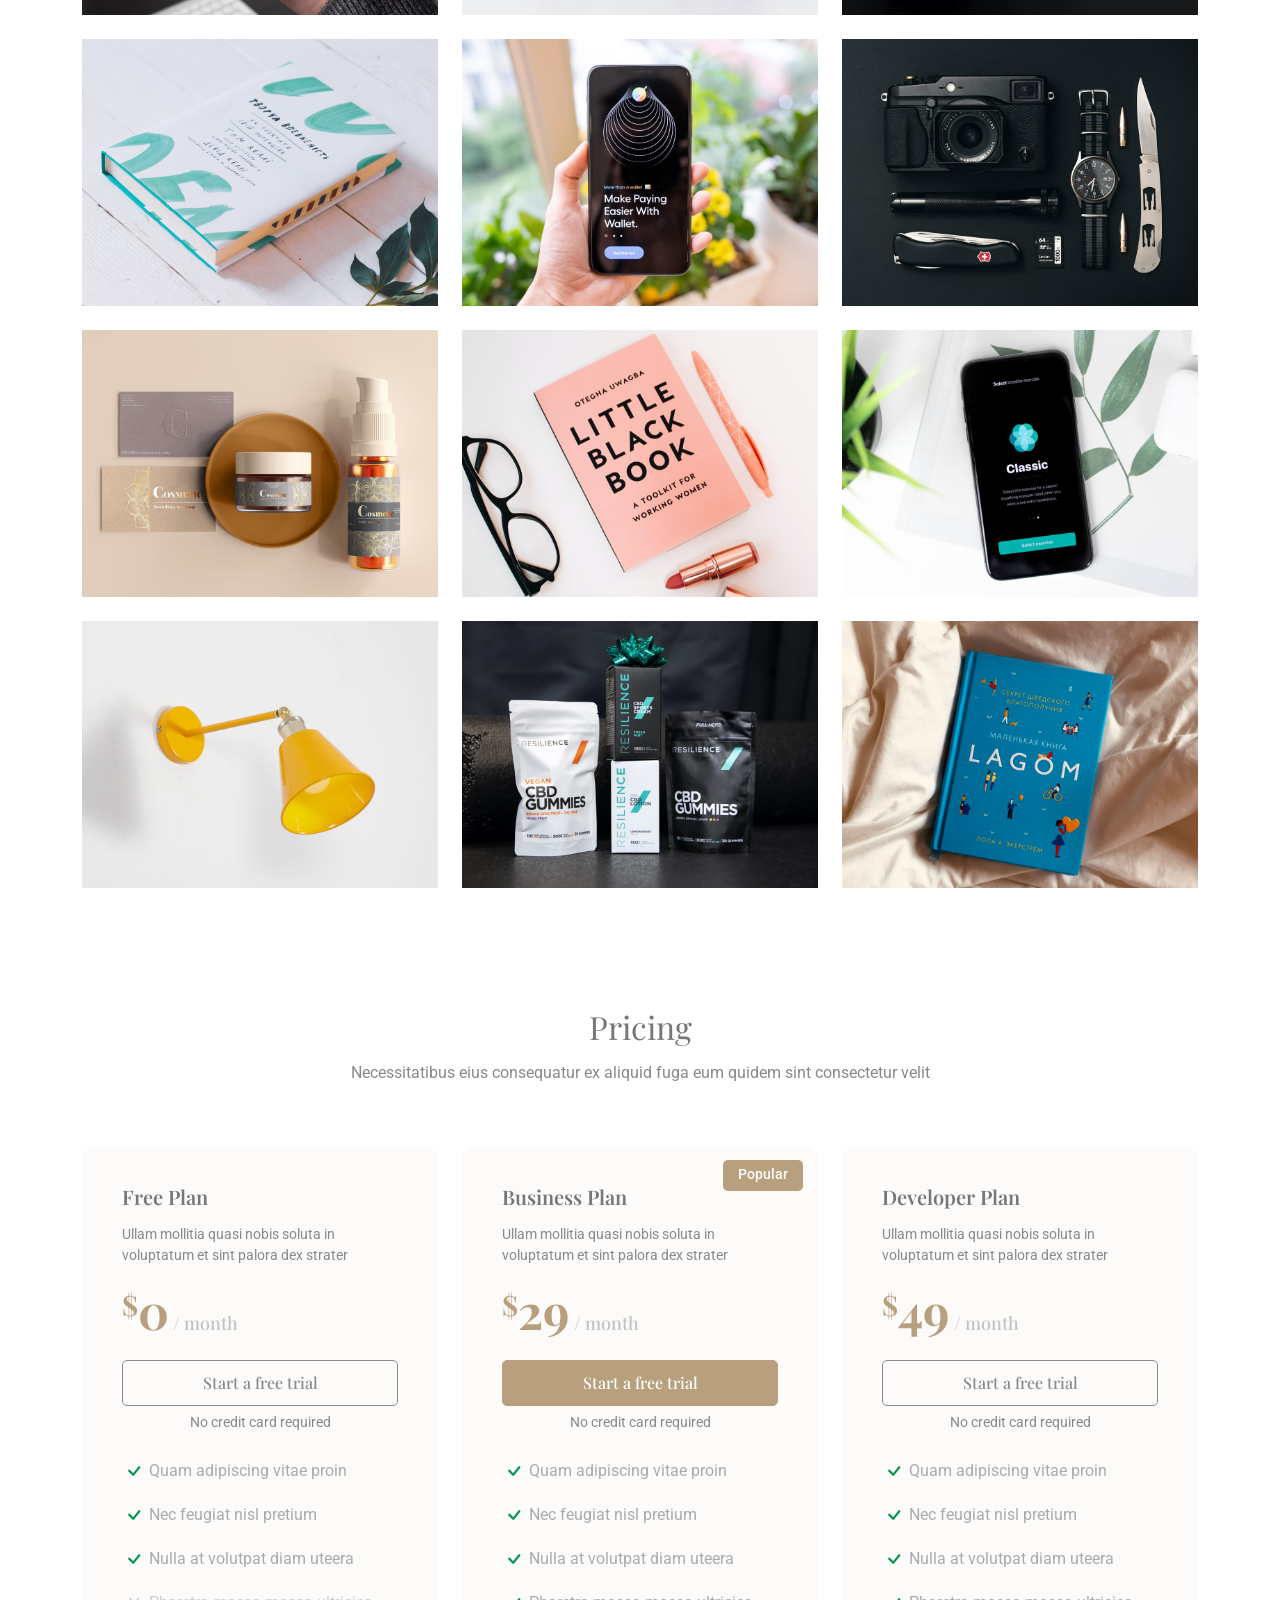
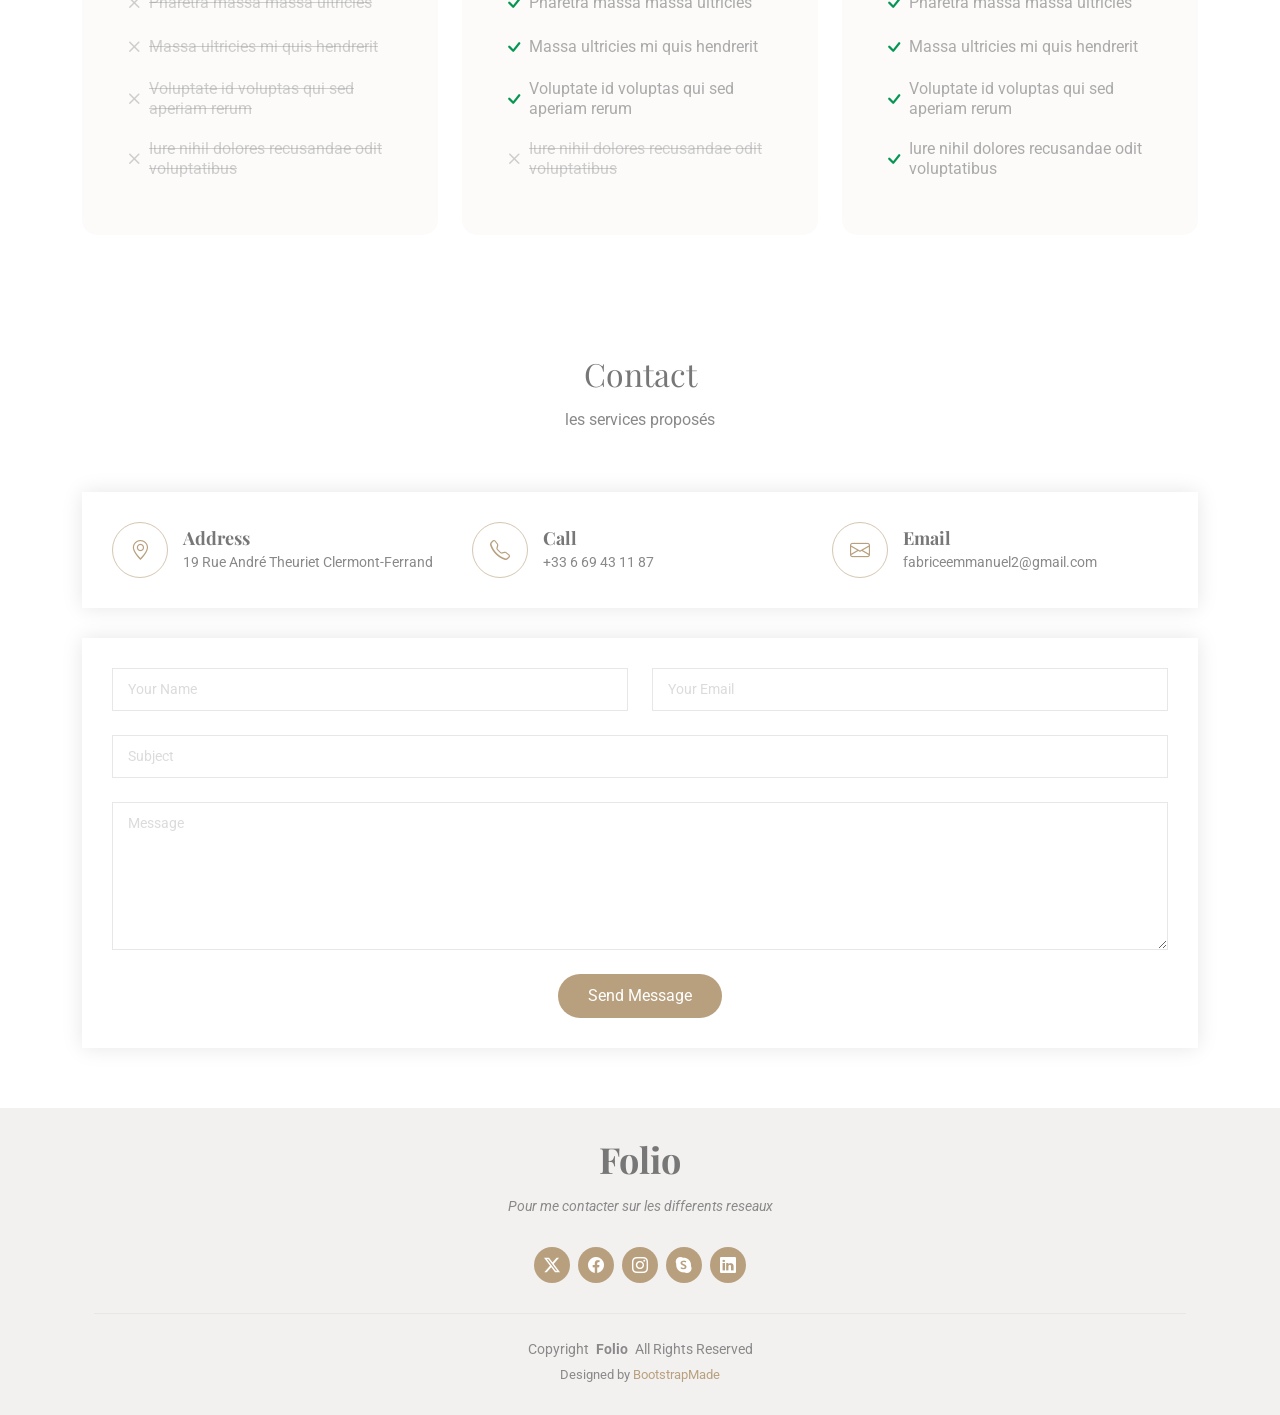
<file: Folio/index.html>
<!DOCTYPE html>
<html lang="en">

<head>
  <meta charset="utf-8">
  <meta content="width=device-width, initial-scale=1.0" name="viewport">
  <title>Index - Folio Bootstrap Template</title>
  <meta name="description" content="">
  <meta name="keywords" content="">

  <!-- Favicons -->
  <link href="assets/img/favicon.png" rel="icon">
  <link href="assets/img/apple-touch-icon.png" rel="apple-touch-icon">

  <!-- Fonts -->
  <link href="https://fonts.googleapis.com" rel="preconnect">
  <link href="https://fonts.gstatic.com" rel="preconnect" crossorigin>
  <link href="https://fonts.googleapis.com/css2?family=Roboto:ital,wght@0,100;0,300;0,400;0,500;0,700;0,900;1,100;1,300;1,400;1,500;1,700;1,900&family=Poppins:ital,wght@0,100;0,200;0,300;0,400;0,500;0,600;0,700;0,800;0,900;1,100;1,200;1,300;1,400;1,500;1,600;1,700;1,800;1,900&family=Playfair+Display:ital,wght@0,400;0,500;0,600;0,700;0,800;0,900;1,400;1,500;1,600;1,700;1,800;1,900&display=swap" rel="stylesheet">

  <!-- Vendor CSS Files -->
  <link href="assets/vendor/bootstrap/css/bootstrap.min.css" rel="stylesheet">
  <link href="assets/vendor/bootstrap-icons/bootstrap-icons.css" rel="stylesheet">
  <link href="assets/vendor/aos/aos.css" rel="stylesheet">
  <link href="assets/vendor/swiper/swiper-bundle.min.css" rel="stylesheet">
  <link href="assets/vendor/glightbox/css/glightbox.min.css" rel="stylesheet">

  <!-- Main CSS File -->
  <link href="assets/css/main.css" rel="stylesheet">

  <!-- =======================================================
  * Template Name: Folio
  * Template URL: https://bootstrapmade.com/folio-bootstrap-portfolio-template/
  * Updated: Aug 08 2024 with Bootstrap v5.3.3
  * Author: BootstrapMade.com
  * License: https://bootstrapmade.com/license/
  ======================================================== -->
</head>

<body class="index-page">

  <header id="header" class="header d-flex align-items-center fixed-top">
    <div class="container-fluid container-xl position-relative d-flex align-items-center justify-content-between">

      <a href="index.html" class="logo d-flex align-items-center">
        <!-- Uncomment the line below if you also wish to use an image logo -->
        <!-- <img src="assets/img/logo.png" alt=""> -->
        <h1 class="sitename">Folio</h1>
      </a>

      <nav id="navmenu" class="navmenu">
        <ul>
          <li><a href="#hero" class="active">Home</a></li>
          <li><a href="#about">About</a></li>
          <li><a href="#services">Services</a></li>
          <li><a href="#portfolio">Portfolio</a></li>
          <li class="dropdown"><a href="#"><span>Dropdown</span> <i class="bi bi-chevron-down toggle-dropdown"></i></a>
            <ul>
              <li><a href="#">Dropdown 1</a></li>
              <li class="dropdown"><a href="#"><span>Deep Dropdown</span> <i class="bi bi-chevron-down toggle-dropdown"></i></a>
                <ul>
                  <li><a href="#">Deep Dropdown 1</a></li>
                  <li><a href="#">Deep Dropdown 2</a></li>
                  <li><a href="#">Deep Dropdown 3</a></li>
                  <li><a href="#">Deep Dropdown 4</a></li>
                  <li><a href="#">Deep Dropdown 5</a></li>
                </ul>
              </li>
              <li><a href="#">Dropdown 2</a></li>
              <li><a href="#">Dropdown 3</a></li>
              <li><a href="#">Dropdown 4</a></li>
            </ul>
          </li>
          <li><a href="#contact">Contact</a></li>
        </ul>
        <i class="mobile-nav-toggle d-xl-none bi bi-list"></i>
      </nav>

    </div>
  </header>

  <main class="main">

    <!-- Hero Section -->
    <section id="hero" class="hero section dark-background">

      <img src="assets/img/hero-bg.jpg" alt="" data-aos="fade-in">

      <div class="container" data-aos="fade-up" data-aos-delay="100">
        <h2>Konan Kramo<br></h2>
        <p>I'm <span class="typed" data-typed-items="Data scientist, passionner par les nouvelles technologies ">Freelancer</span></p>
        <div class="social-links">
          <a href="#"><i class="bi bi-twitter-x"></i></a>
          <a href="#"><i class="bi bi-facebook"></i></a>
          <a href="#"><i class="bi bi-instagram"></i></a>
          <a href="#"><i class="bi bi-linkedin"></i></a>
        </div>
      </div>

    </section><!-- /Hero Section -->

    <!-- About Section -->
    <section id="about" class="about section">

      <!-- Section Title -->
      <div class="container section-title" data-aos="fade-up">
        <h2>About</h2>

      </div><!-- End Section Title -->

      <div class="container" data-aos="fade-up" data-aos-delay="100">

        <div class="row gy-4 justify-content-between">
          <div class="col-lg-4 profile-img align-self-start">
            <img src="assets/img/profile-img.jpg" class="img-fluid" alt="">
          </div>
          <div class="col-lg-7 content">
            <h3>Im a ux /ui designer austin based who loves clean, simple &amp; unique design. i also enjoy crafting brand identities, icons, &amp; ilustration work.</h3>
            <p>
              Lorem ipsum dolor sit amet, consectetur adipiscing elit, sed do eiusmod tempor incididunt ut labore et dolore
              magna aliqua.
            </p>
            <ul>
              <li><i class="bi bi-check2-all"></i> <span>Ullamco laboris nisi ut aliquip ex ea commodo consequat.</span></li>
              <li><i class="bi bi-check2-all"></i> <span>Duis aute irure dolor in reprehenderit in voluptate velit.</span></li>
              <li><i class="bi bi-check2-all"></i> <span>Ullamco laboris nisi ut aliquip ex ea commodo consequat. Duis aute irure dolor in reprehenderit in voluptate trideta storacalaperda mastiro dolore eu fugiat nulla pariatur.</span></li>
            </ul>
          </div>
        </div>

      </div>

    </section><!-- /About Section -->

    <!-- Services Section -->
    <section id="services" class="services section">

      <!-- Section Title -->
      <div class="container section-title" data-aos="fade-up">
        <h2>Services</h2>
        <p>Necessitatibus eius consequatur ex aliquid fuga eum quidem sint consectetur velit</p>
      </div><!-- End Section Title -->

      <div class="container">

        <div class="row gy-4">

          <div class="col-lg-4 col-md-6 service-item d-flex" data-aos="fade-up" data-aos-delay="100">
            <div class="icon flex-shrink-0"><i class="bi bi-briefcase"></i></div>
            <div>
              <h4 class="title">Lorem Ipsum</h4>
              <p class="description">Voluptatum deleniti atque corrupti quos dolores et quas molestias excepturi sint occaecati cupiditate non provident</p>
              <a href="service-details.html" class="readmore stretched-link"><span>Learn More</span><i class="bi bi-arrow-right"></i></a>
            </div>
          </div>
          <!-- End Service Item -->

          <div class="col-lg-4 col-md-6 service-item d-flex" data-aos="fade-up" data-aos-delay="200">
            <div class="icon flex-shrink-0"><i class="bi bi-card-checklist"></i></div>
            <div>
              <h4 class="title">Dolor Sitema</h4>
              <p class="description">Minim veniam, quis nostrud exercitation ullamco laboris nisi ut aliquip ex ea commodo consequat tarad limino ata</p>
              <a href="service-details.html" class="readmore stretched-link"><span>Learn More</span><i class="bi bi-arrow-right"></i></a>
            </div>
          </div><!-- End Service Item -->

          <div class="col-lg-4 col-md-6 service-item d-flex" data-aos="fade-up" data-aos-delay="300">
            <div class="icon flex-shrink-0"><i class="bi bi-bar-chart"></i></div>
            <div>
              <h4 class="title">Sed ut perspiciatis</h4>
              <p class="description">Duis aute irure dolor in reprehenderit in voluptate velit esse cillum dolore eu fugiat nulla pariatur</p>
              <a href="service-details.html" class="readmore stretched-link"><span>Learn More</span><i class="bi bi-arrow-right"></i></a>
            </div>
          </div><!-- End Service Item -->

          <div class="col-lg-4 col-md-6 service-item d-flex" data-aos="fade-up" data-aos-delay="400">
            <div class="icon flex-shrink-0"><i class="bi bi-binoculars"></i></div>
            <div>
              <h4 class="title">Magni Dolores</h4>
              <p class="description">Excepteur sint occaecat cupidatat non proident, sunt in culpa qui officia deserunt mollit anim id est laborum</p>
              <a href="service-details.html" class="readmore stretched-link"><span>Learn More</span><i class="bi bi-arrow-right"></i></a>
            </div>
          </div><!-- End Service Item -->

          <div class="col-lg-4 col-md-6 service-item d-flex" data-aos="fade-up" data-aos-delay="500">
            <div class="icon flex-shrink-0"><i class="bi bi-brightness-high"></i></div>
            <div>
              <h4 class="title">Nemo Enim</h4>
              <p class="description">At vero eos et accusamus et iusto odio dignissimos ducimus qui blanditiis praesentium voluptatum deleniti atque</p>
              <a href="service-details.html" class="readmore stretched-link"><span>Learn More</span><i class="bi bi-arrow-right"></i></a>
            </div>
          </div><!-- End Service Item -->

          <div class="col-lg-4 col-md-6 service-item d-flex" data-aos="fade-up" data-aos-delay="600">
            <div class="icon flex-shrink-0"><i class="bi bi-calendar4-week"></i></div>
            <div>
              <h4 class="title">Eiusmod Tempor</h4>
              <p class="description">Et harum quidem rerum facilis est et expedita distinctio. Nam libero tempore, cum soluta nobis est eligendi</p>
              <a href="service-details.html" class="readmore stretched-link"><span>Learn More</span><i class="bi bi-arrow-right"></i></a>
            </div>
          </div><!-- End Service Item -->

        </div>

      </div>

    </section><!-- /Services Section -->

    <!-- Testimonials Section -->
    <section id="testimonials" class="testimonials section light-background">

      <!-- Section Title -->
      <div class="container section-title" data-aos="fade-up">
        <h2>Testimonials</h2>
        <p>Necessitatibus eius consequatur ex aliquid fuga eum quidem sint consectetur velit</p>
      </div><!-- End Section Title -->

      <div class="container" data-aos="fade-up" data-aos-delay="100">

        <div class="swiper init-swiper">
          <script type="application/json" class="swiper-config">
            {
              "loop": true,
              "speed": 600,
              "autoplay": {
                "delay": 5000
              },
              "slidesPerView": "auto",
              "pagination": {
                "el": ".swiper-pagination",
                "type": "bullets",
                "clickable": true
              }
            }
          </script>
          <div class="swiper-wrapper">

            <div class="swiper-slide">
              <div class="testimonial-item">
                <img src="assets/img/testimonials/testimonials-1.jpg" class="testimonial-img" alt="">
                <h3>Saul Goodman</h3>
                <h4>Ceo &amp; Founder</h4>
                <div class="stars">
                  <i class="bi bi-star-fill"></i><i class="bi bi-star-fill"></i><i class="bi bi-star-fill"></i><i class="bi bi-star-fill"></i><i class="bi bi-star-fill"></i>
                </div>
                <p>
                  <i class="bi bi-quote quote-icon-left"></i>
                  <span>Proin iaculis purus consequat sem cure digni ssim donec porttitora entum suscipit rhoncus. Accusantium quam, ultricies eget id, aliquam eget nibh et. Maecen aliquam, risus at semper.</span>
                  <i class="bi bi-quote quote-icon-right"></i>
                </p>
              </div>
            </div><!-- End testimonial item -->

            <div class="swiper-slide">
              <div class="testimonial-item">
                <img src="assets/img/testimonials/testimonials-2.jpg" class="testimonial-img" alt="">
                <h3>Sara Wilsson</h3>
                <h4>Designer</h4>
                <div class="stars">
                  <i class="bi bi-star-fill"></i><i class="bi bi-star-fill"></i><i class="bi bi-star-fill"></i><i class="bi bi-star-fill"></i><i class="bi bi-star-fill"></i>
                </div>
                <p>
                  <i class="bi bi-quote quote-icon-left"></i>
                  <span>Export tempor illum tamen malis malis eram quae irure esse labore quem cillum quid cillum eram malis quorum velit fore eram velit sunt aliqua noster fugiat irure amet legam anim culpa.</span>
                  <i class="bi bi-quote quote-icon-right"></i>
                </p>
              </div>
            </div><!-- End testimonial item -->

            <div class="swiper-slide">
              <div class="testimonial-item">
                <img src="assets/img/testimonials/testimonials-3.jpg" class="testimonial-img" alt="">
                <h3>Jena Karlis</h3>
                <h4>Store Owner</h4>
                <div class="stars">
                  <i class="bi bi-star-fill"></i><i class="bi bi-star-fill"></i><i class="bi bi-star-fill"></i><i class="bi bi-star-fill"></i><i class="bi bi-star-fill"></i>
                </div>
                <p>
                  <i class="bi bi-quote quote-icon-left"></i>
                  <span>Enim nisi quem export duis labore cillum quae magna enim sint quorum nulla quem veniam duis minim tempor labore quem eram duis noster aute amet eram fore quis sint minim.</span>
                  <i class="bi bi-quote quote-icon-right"></i>
                </p>
              </div>
            </div><!-- End testimonial item -->

            <div class="swiper-slide">
              <div class="testimonial-item">
                <img src="assets/img/testimonials/testimonials-4.jpg" class="testimonial-img" alt="">
                <h3>Matt Brandon</h3>
                <h4>Freelancer</h4>
                <div class="stars">
                  <i class="bi bi-star-fill"></i><i class="bi bi-star-fill"></i><i class="bi bi-star-fill"></i><i class="bi bi-star-fill"></i><i class="bi bi-star-fill"></i>
                </div>
                <p>
                  <i class="bi bi-quote quote-icon-left"></i>
                  <span>Fugiat enim eram quae cillum dolore dolor amet nulla culpa multos export minim fugiat minim velit minim dolor enim duis veniam ipsum anim magna sunt elit fore quem dolore labore illum veniam.</span>
                  <i class="bi bi-quote quote-icon-right"></i>
                </p>
              </div>
            </div><!-- End testimonial item -->

            <div class="swiper-slide">
              <div class="testimonial-item">
                <img src="assets/img/testimonials/testimonials-5.jpg" class="testimonial-img" alt="">
                <h3>John Larson</h3>
                <h4>Entrepreneur</h4>
                <div class="stars">
                  <i class="bi bi-star-fill"></i><i class="bi bi-star-fill"></i><i class="bi bi-star-fill"></i><i class="bi bi-star-fill"></i><i class="bi bi-star-fill"></i>
                </div>
                <p>
                  <i class="bi bi-quote quote-icon-left"></i>
                  <span>Quis quorum aliqua sint quem legam fore sunt eram irure aliqua veniam tempor noster veniam enim culpa labore duis sunt culpa nulla illum cillum fugiat legam esse veniam culpa fore nisi cillum quid.</span>
                  <i class="bi bi-quote quote-icon-right"></i>
                </p>
              </div>
            </div><!-- End testimonial item -->

          </div>
          <div class="swiper-pagination"></div>
        </div>

      </div>

    </section><!-- /Testimonials Section -->

    <!-- Portfolio Section -->
    <section id="portfolio" class="portfolio section">

      <!-- Section Title -->
      <div class="container section-title" data-aos="fade-up">
        <h2>Portfolio</h2>
        <p>Necessitatibus eius consequatur ex aliquid fuga eum quidem sint consectetur velit</p>
      </div><!-- End Section Title -->

      <div class="container">

        <div class="isotope-layout" data-default-filter="*" data-layout="masonry" data-sort="original-order">

          <ul class="portfolio-filters isotope-filters" data-aos="fade-up" data-aos-delay="100">
            <li data-filter="*" class="filter-active">All</li>
            <li data-filter=".filter-app">App</li>
            <li data-filter=".filter-product">Product</li>
            <li data-filter=".filter-branding">Branding</li>
            <li data-filter=".filter-books">Books</li>
          </ul><!-- End Portfolio Filters -->

          <div class="row gy-4 isotope-container" data-aos="fade-up" data-aos-delay="200">

            <div class="col-lg-4 col-md-6 portfolio-item isotope-item filter-app">
              <div class="portfolio-content h-100">
                <img src="assets/img/portfolio/app-1.jpg" class="img-fluid" alt="">
                <div class="portfolio-info">
                  <h4>App 1</h4>
                  <p>Lorem ipsum, dolor sit amet consectetur</p>
                  <a href="assets/img/portfolio/app-1.jpg" title="App 1" data-gallery="portfolio-gallery-app" class="glightbox preview-link"><i class="bi bi-zoom-in"></i></a>
                  <a href="portfolio-details.html" title="More Details" class="details-link"><i class="bi bi-link-45deg"></i></a>
                </div>
              </div>
            </div><!-- End Portfolio Item -->

            <div class="col-lg-4 col-md-6 portfolio-item isotope-item filter-product">
              <div class="portfolio-content h-100">
                <img src="assets/img/portfolio/product-1.jpg" class="img-fluid" alt="">
                <div class="portfolio-info">
                  <h4>Product 1</h4>
                  <p>Lorem ipsum, dolor sit amet consectetur</p>
                  <a href="assets/img/portfolio/product-1.jpg" title="Product 1" data-gallery="portfolio-gallery-product" class="glightbox preview-link"><i class="bi bi-zoom-in"></i></a>
                  <a href="portfolio-details.html" title="More Details" class="details-link"><i class="bi bi-link-45deg"></i></a>
                </div>
              </div>
            </div><!-- End Portfolio Item -->

            <div class="col-lg-4 col-md-6 portfolio-item isotope-item filter-branding">
              <div class="portfolio-content h-100">
                <img src="assets/img/portfolio/branding-1.jpg" class="img-fluid" alt="">
                <div class="portfolio-info">
                  <h4>Branding 1</h4>
                  <p>Lorem ipsum, dolor sit amet consectetur</p>
                  <a href="assets/img/portfolio/branding-1.jpg" title="Branding 1" data-gallery="portfolio-gallery-branding" class="glightbox preview-link"><i class="bi bi-zoom-in"></i></a>
                  <a href="portfolio-details.html" title="More Details" class="details-link"><i class="bi bi-link-45deg"></i></a>
                </div>
              </div>
            </div><!-- End Portfolio Item -->

            <div class="col-lg-4 col-md-6 portfolio-item isotope-item filter-books">
              <div class="portfolio-content h-100">
                <img src="assets/img/portfolio/books-1.jpg" class="img-fluid" alt="">
                <div class="portfolio-info">
                  <h4>Books 1</h4>
                  <p>Lorem ipsum, dolor sit amet consectetur</p>
                  <a href="assets/img/portfolio/books-1.jpg" title="Branding 1" data-gallery="portfolio-gallery-book" class="glightbox preview-link"><i class="bi bi-zoom-in"></i></a>
                  <a href="portfolio-details.html" title="More Details" class="details-link"><i class="bi bi-link-45deg"></i></a>
                </div>
              </div>
            </div><!-- End Portfolio Item -->

            <div class="col-lg-4 col-md-6 portfolio-item isotope-item filter-app">
              <div class="portfolio-content h-100">
                <img src="assets/img/portfolio/app-2.jpg" class="img-fluid" alt="">
                <div class="portfolio-info">
                  <h4>App 2</h4>
                  <p>Lorem ipsum, dolor sit amet consectetur</p>
                  <a href="assets/img/portfolio/app-2.jpg" title="App 2" data-gallery="portfolio-gallery-app" class="glightbox preview-link"><i class="bi bi-zoom-in"></i></a>
                  <a href="portfolio-details.html" title="More Details" class="details-link"><i class="bi bi-link-45deg"></i></a>
                </div>
              </div>
            </div><!-- End Portfolio Item -->

            <div class="col-lg-4 col-md-6 portfolio-item isotope-item filter-product">
              <div class="portfolio-content h-100">
                <img src="assets/img/portfolio/product-2.jpg" class="img-fluid" alt="">
                <div class="portfolio-info">
                  <h4>Product 2</h4>
                  <p>Lorem ipsum, dolor sit amet consectetur</p>
                  <a href="assets/img/portfolio/product-2.jpg" title="Product 2" data-gallery="portfolio-gallery-product" class="glightbox preview-link"><i class="bi bi-zoom-in"></i></a>
                  <a href="portfolio-details.html" title="More Details" class="details-link"><i class="bi bi-link-45deg"></i></a>
                </div>
              </div>
            </div><!-- End Portfolio Item -->

            <div class="col-lg-4 col-md-6 portfolio-item isotope-item filter-branding">
              <div class="portfolio-content h-100">
                <img src="assets/img/portfolio/branding-2.jpg" class="img-fluid" alt="">
                <div class="portfolio-info">
                  <h4>Branding 2</h4>
                  <p>Lorem ipsum, dolor sit amet consectetur</p>
                  <a href="assets/img/portfolio/branding-2.jpg" title="Branding 2" data-gallery="portfolio-gallery-branding" class="glightbox preview-link"><i class="bi bi-zoom-in"></i></a>
                  <a href="portfolio-details.html" title="More Details" class="details-link"><i class="bi bi-link-45deg"></i></a>
                </div>
              </div>
            </div><!-- End Portfolio Item -->

            <div class="col-lg-4 col-md-6 portfolio-item isotope-item filter-books">
              <div class="portfolio-content h-100">
                <img src="assets/img/portfolio/books-2.jpg" class="img-fluid" alt="">
                <div class="portfolio-info">
                  <h4>Books 2</h4>
                  <p>Lorem ipsum, dolor sit amet consectetur</p>
                  <a href="assets/img/portfolio/books-2.jpg" title="Branding 2" data-gallery="portfolio-gallery-book" class="glightbox preview-link"><i class="bi bi-zoom-in"></i></a>
                  <a href="portfolio-details.html" title="More Details" class="details-link"><i class="bi bi-link-45deg"></i></a>
                </div>
              </div>
            </div><!-- End Portfolio Item -->

            <div class="col-lg-4 col-md-6 portfolio-item isotope-item filter-app">
              <div class="portfolio-content h-100">
                <img src="assets/img/portfolio/app-3.jpg" class="img-fluid" alt="">
                <div class="portfolio-info">
                  <h4>App 3</h4>
                  <p>Lorem ipsum, dolor sit amet consectetur</p>
                  <a href="assets/img/portfolio/app-3.jpg" title="App 3" data-gallery="portfolio-gallery-app" class="glightbox preview-link"><i class="bi bi-zoom-in"></i></a>
                  <a href="portfolio-details.html" title="More Details" class="details-link"><i class="bi bi-link-45deg"></i></a>
                </div>
              </div>
            </div><!-- End Portfolio Item -->

            <div class="col-lg-4 col-md-6 portfolio-item isotope-item filter-product">
              <div class="portfolio-content h-100">
                <img src="assets/img/portfolio/product-3.jpg" class="img-fluid" alt="">
                <div class="portfolio-info">
                  <h4>Product 3</h4>
                  <p>Lorem ipsum, dolor sit amet consectetur</p>
                  <a href="assets/img/portfolio/product-3.jpg" title="Product 3" data-gallery="portfolio-gallery-product" class="glightbox preview-link"><i class="bi bi-zoom-in"></i></a>
                  <a href="portfolio-details.html" title="More Details" class="details-link"><i class="bi bi-link-45deg"></i></a>
                </div>
              </div>
            </div><!-- End Portfolio Item -->

            <div class="col-lg-4 col-md-6 portfolio-item isotope-item filter-branding">
              <div class="portfolio-content h-100">
                <img src="assets/img/portfolio/branding-3.jpg" class="img-fluid" alt="">
                <div class="portfolio-info">
                  <h4>Branding 3</h4>
                  <p>Lorem ipsum, dolor sit amet consectetur</p>
                  <a href="assets/img/portfolio/branding-3.jpg" title="Branding 2" data-gallery="portfolio-gallery-branding" class="glightbox preview-link"><i class="bi bi-zoom-in"></i></a>
                  <a href="portfolio-details.html" title="More Details" class="details-link"><i class="bi bi-link-45deg"></i></a>
                </div>
              </div>
            </div><!-- End Portfolio Item -->

            <div class="col-lg-4 col-md-6 portfolio-item isotope-item filter-books">
              <div class="portfolio-content h-100">
                <img src="assets/img/portfolio/books-3.jpg" class="img-fluid" alt="">
                <div class="portfolio-info">
                  <h4>Books 3</h4>
                  <p>Lorem ipsum, dolor sit amet consectetur</p>
                  <a href="assets/img/portfolio/books-3.jpg" title="Branding 3" data-gallery="portfolio-gallery-book" class="glightbox preview-link"><i class="bi bi-zoom-in"></i></a>
                  <a href="portfolio-details.html" title="More Details" class="details-link"><i class="bi bi-link-45deg"></i></a>
                </div>
              </div>
            </div><!-- End Portfolio Item -->

          </div><!-- End Portfolio Container -->

        </div>

      </div>

    </section><!-- /Portfolio Section -->

    <!-- Pricing Section -->
    <section id="pricing" class="pricing section">

      <!-- Section Title -->
      <div class="container section-title" data-aos="fade-up">
        <h2>Pricing</h2>
        <p>Necessitatibus eius consequatur ex aliquid fuga eum quidem sint consectetur velit</p>
      </div><!-- End Section Title -->

      <div class="container">

        <div class="row gy-4">

          <div class="col-lg-4" data-aos="zoom-in" data-aos-delay="100">
            <div class="pricing-item">
              <h3>Free Plan</h3>
              <p class="description">Ullam mollitia quasi nobis soluta in voluptatum et sint palora dex strater</p>
              <h4><sup>$</sup>0<span> / month</span></h4>
              <a href="#" class="cta-btn">Start a free trial</a>
              <p class="text-center small">No credit card required</p>
              <ul>
                <li><i class="bi bi-check"></i> <span>Quam adipiscing vitae proin</span></li>
                <li><i class="bi bi-check"></i> <span>Nec feugiat nisl pretium</span></li>
                <li><i class="bi bi-check"></i> <span>Nulla at volutpat diam uteera</span></li>
                <li class="na"><i class="bi bi-x"></i> <span>Pharetra massa massa ultricies</span></li>
                <li class="na"><i class="bi bi-x"></i> <span>Massa ultricies mi quis hendrerit</span></li>
                <li class="na"><i class="bi bi-x"></i> <span>Voluptate id voluptas qui sed aperiam rerum</span></li>
                <li class="na"><i class="bi bi-x"></i> <span>Iure nihil dolores recusandae odit voluptatibus</span></li>
              </ul>
            </div>
          </div><!-- End Pricing Item -->

          <div class="col-lg-4" data-aos="zoom-in" data-aos-delay="200">
            <div class="pricing-item featured">
              <p class="popular">Popular</p>
              <h3>Business Plan</h3>
              <p class="description">Ullam mollitia quasi nobis soluta in voluptatum et sint palora dex strater</p>
              <h4><sup>$</sup>29<span> / month</span></h4>
              <a href="#" class="cta-btn">Start a free trial</a>
              <p class="text-center small">No credit card required</p>
              <ul>
                <li><i class="bi bi-check"></i> <span>Quam adipiscing vitae proin</span></li>
                <li><i class="bi bi-check"></i> <span>Nec feugiat nisl pretium</span></li>
                <li><i class="bi bi-check"></i> <span>Nulla at volutpat diam uteera</span></li>
                <li><i class="bi bi-check"></i> <span>Pharetra massa massa ultricies</span></li>
                <li><i class="bi bi-check"></i> <span>Massa ultricies mi quis hendrerit</span></li>
                <li><i class="bi bi-check"></i> <span>Voluptate id voluptas qui sed aperiam rerum</span></li>
                <li class="na"><i class="bi bi-x"></i> <span>Iure nihil dolores recusandae odit voluptatibus</span></li>
              </ul>
            </div>
          </div><!-- End Pricing Item -->

          <div class="col-lg-4" data-aos="zoom-in" data-aos-delay="300">
            <div class="pricing-item">
              <h3>Developer Plan</h3>
              <p class="description">Ullam mollitia quasi nobis soluta in voluptatum et sint palora dex strater</p>
              <h4><sup>$</sup>49<span> / month</span></h4>
              <a href="#" class="cta-btn">Start a free trial</a>
              <p class="text-center small">No credit card required</p>
              <ul>
                <li><i class="bi bi-check"></i> <span>Quam adipiscing vitae proin</span></li>
                <li><i class="bi bi-check"></i> <span>Nec feugiat nisl pretium</span></li>
                <li><i class="bi bi-check"></i> <span>Nulla at volutpat diam uteera</span></li>
                <li><i class="bi bi-check"></i> <span>Pharetra massa massa ultricies</span></li>
                <li><i class="bi bi-check"></i> <span>Massa ultricies mi quis hendrerit</span></li>
                <li><i class="bi bi-check"></i> <span>Voluptate id voluptas qui sed aperiam rerum</span></li>
                <li><i class="bi bi-check"></i> <span>Iure nihil dolores recusandae odit voluptatibus</span></li>
              </ul>
            </div>
          </div><!-- End Pricing Item -->

        </div>

      </div>

    </section><!-- /Pricing Section -->

    <!-- Contact Section -->
    <section id="contact" class="contact section">

      <!-- Section Title -->
      <div class="container section-title" data-aos="fade-up">
        <h2>Contact</h2>
        <p>les services proposés</p>
      </div><!-- End Section Title -->

      <div class="container" data-aos="fade-up" data-aos-delay="100">

        <div class="info-wrap" data-aos="fade-up" data-aos-delay="200">
          <div class="row gy-5">

            <div class="col-lg-4">
              <div class="info-item d-flex align-items-center">
                <i class="bi bi-geo-alt flex-shrink-0"></i>
                <div>
                  <h3>Address</h3>
                  <p>19 Rue André Theuriet Clermont-Ferrand</p>
                </div>
              </div>
            </div><!-- End Info Item -->

            <div class="col-lg-4">
              <div class="info-item d-flex align-items-center">
                <i class="bi bi-telephone flex-shrink-0"></i>
                <div>
                  <h3>Call<br></h3>
                  <p>+33 6 69 43 11 87</p>
                </div>
              </div>
            </div><!-- End Info Item -->

            <div class="col-lg-4">
              <div class="info-item d-flex align-items-center">
                <i class="bi bi-envelope flex-shrink-0"></i>
                <div>
                  <h3>Email</h3>
                  <p>fabriceemmanuel2@gmail.com</p>
                </div>
              </div>
            </div><!-- End Info Item -->

          </div>
        </div>

        <form action="forms/contact.php" method="post" class="php-email-form" data-aos="fade-up" data-aos-delay="300">
          <div class="row gy-4">

            <div class="col-md-6">
              <input type="text" name="name" class="form-control" placeholder="Your Name" required="">
            </div>

            <div class="col-md-6 ">
              <input type="email" class="form-control" name="email" placeholder="Your Email" required="">
            </div>

            <div class="col-md-12">
              <input type="text" class="form-control" name="subject" placeholder="Subject" required="">
            </div>

            <div class="col-md-12">
              <textarea class="form-control" name="message" rows="6" placeholder="Message" required=""></textarea>
            </div>

            <div class="col-md-12 text-center">
              <div class="loading">Loading</div>
              <div class="error-message"></div>
              <div class="sent-message">Your message has been sent. Thank you!</div>

              <button type="submit">Send Message</button>
            </div>

          </div>
        </form><!-- End Contact Form -->

      </div>

    </section><!-- /Contact Section -->

  </main>

  <footer id="footer" class="footer light-background">
    <div class="container">
      <h3 class="sitename">Folio</h3>
      <p>Pour me contacter sur les differents reseaux </p>
      <div class="social-links d-flex justify-content-center">
        <a href=""><i class="bi bi-twitter-x"></i></a>
        <a href="https://www.facebook.com/share/16TcQWuVfQ/"><i class="bi bi-facebook"></i></a>
        <a href="https://www.instagram.com/fabrice.kramo?igsh=MWZicHpiOTMyaXU1OQ=="><i class="bi bi-instagram"></i></a>
        <a href=""><i class="bi bi-skype"></i></a>
        <a href="https://www.linkedin.com/in/konan-fabrice-e-kramo-75375331a?utm_source=share&utm_campaign=share_via&utm_content=profile&utm_medium=android_app"><i class="bi bi-linkedin"></i></a>
      </div>
      <div class="container">
        <div class="copyright">
          <span>Copyright</span> <strong class="px-1 sitename">Folio</strong> <span>All Rights Reserved</span>
        </div>
        <div class="credits">
          <!-- All the links in the footer should remain intact. -->
          <!-- You can delete the links only if you've purchased the pro version. -->
          <!-- Licensing information: https://bootstrapmade.com/license/ -->
          <!-- Purchase the pro version with working PHP/AJAX contact form: [buy-url] -->
          Designed by <a href="https://bootstrapmade.com/">BootstrapMade</a>
        </div>
      </div>
    </div>
  </footer>

  <!-- Scroll Top -->
  <a href="#" id="scroll-top" class="scroll-top d-flex align-items-center justify-content-center"><i class="bi bi-arrow-up-short"></i></a>

  <!-- Preloader -->
  <div id="preloader"></div>

  <!-- Vendor JS Files -->
  <script src="assets/vendor/bootstrap/js/bootstrap.bundle.min.js"></script>
  <script src="assets/vendor/php-email-form/validate.js"></script>
  <script src="assets/vendor/aos/aos.js"></script>
  <script src="assets/vendor/typed.js/typed.umd.js"></script>
  <script src="assets/vendor/swiper/swiper-bundle.min.js"></script>
  <script src="assets/vendor/glightbox/js/glightbox.min.js"></script>
  <script src="assets/vendor/imagesloaded/imagesloaded.pkgd.min.js"></script>
  <script src="assets/vendor/isotope-layout/isotope.pkgd.min.js"></script>

  <!-- Main JS File -->
  <script src="assets/js/main.js"></script>

</body>

</html>
</file>
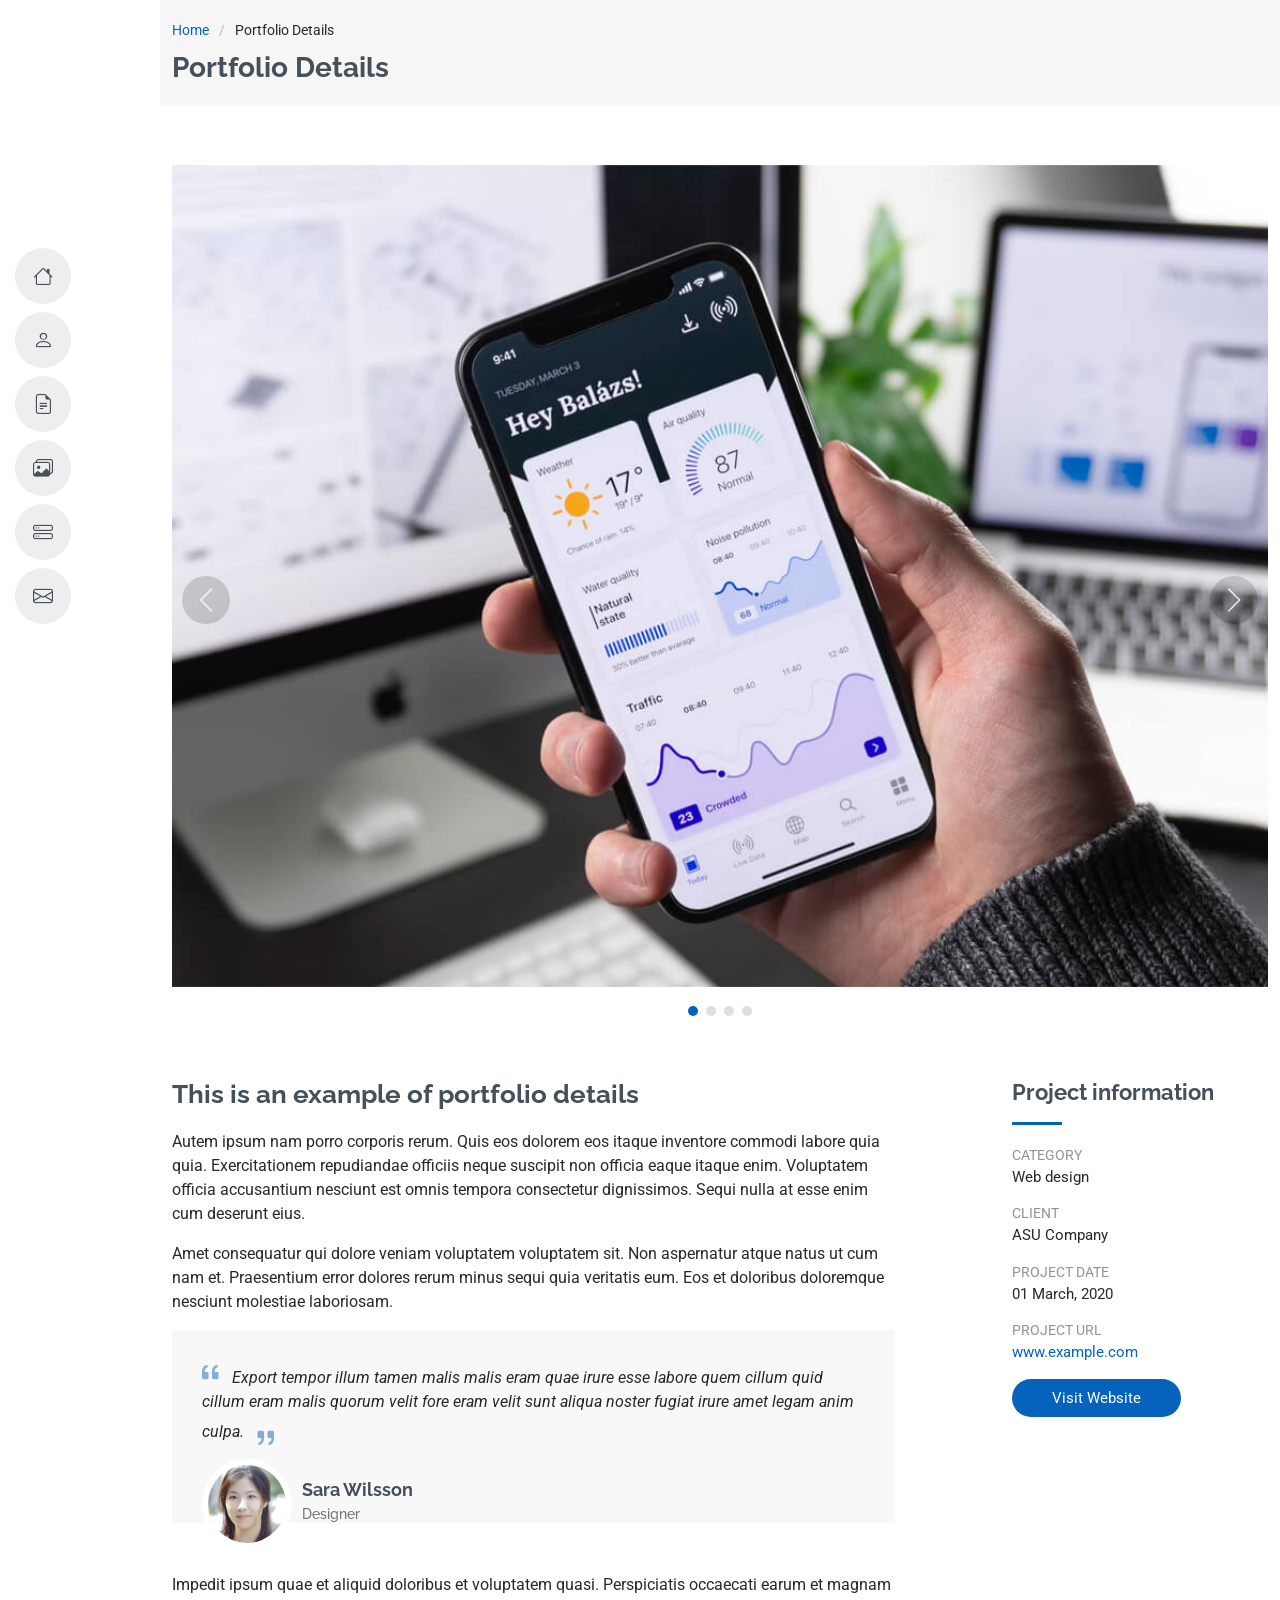
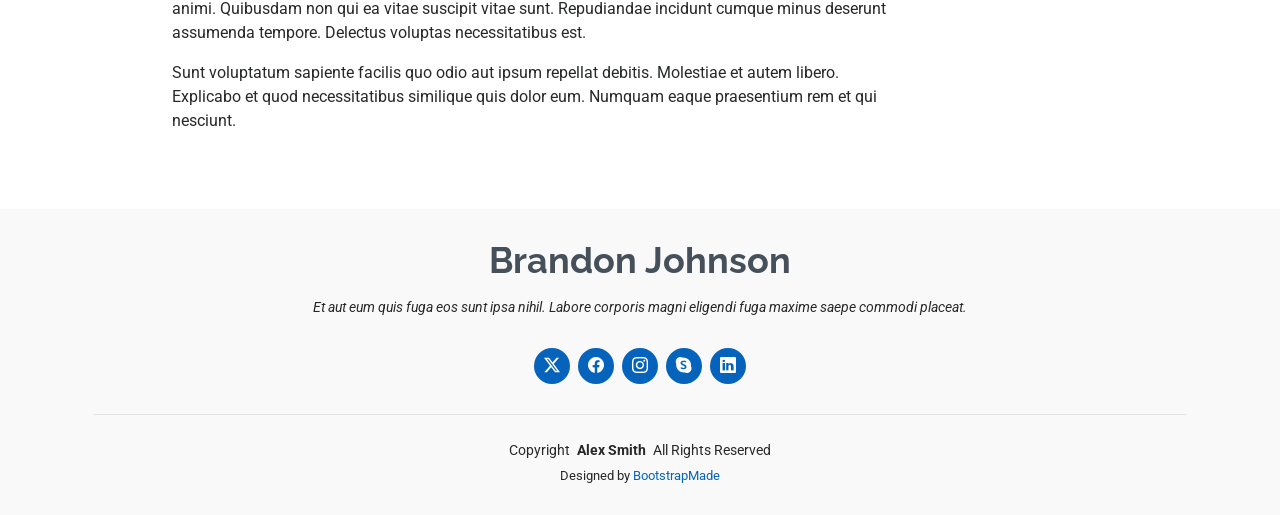
<file: portfolio-details.html>
<!DOCTYPE html>
<html lang="en">

<head>
  <meta charset="utf-8">
  <meta content="width=device-width, initial-scale=1.0" name="viewport">
  <title>Portfolio Details - MyResume Bootstrap Template</title>
  <meta content="" name="description">
  <meta content="" name="keywords">

  <!-- Favicons -->
  <link href="assets/img/favicon.png" rel="icon">
  <link href="assets/img/apple-touch-icon.png" rel="apple-touch-icon">

  <!-- Fonts -->
  <link href="https://fonts.googleapis.com" rel="preconnect">
  <link href="https://fonts.gstatic.com" rel="preconnect" crossorigin>
  <link href="https://fonts.googleapis.com/css2?family=Roboto:ital,wght@0,100;0,300;0,400;0,500;0,700;0,900;1,100;1,300;1,400;1,500;1,700;1,900&family=Poppins:ital,wght@0,100;0,200;0,300;0,400;0,500;0,600;0,700;0,800;0,900;1,100;1,200;1,300;1,400;1,500;1,600;1,700;1,800;1,900&family=Raleway:ital,wght@0,100;0,200;0,300;0,400;0,500;0,600;0,700;0,800;0,900;1,100;1,200;1,300;1,400;1,500;1,600;1,700;1,800;1,900&display=swap" rel="stylesheet">

  <!-- Vendor CSS Files -->
  <link href="assets/vendor/bootstrap/css/bootstrap.min.css" rel="stylesheet">
  <link href="assets/vendor/bootstrap-icons/bootstrap-icons.css" rel="stylesheet">
  <link href="assets/vendor/aos/aos.css" rel="stylesheet">
  <link href="assets/vendor/glightbox/css/glightbox.min.css" rel="stylesheet">
  <link href="assets/vendor/swiper/swiper-bundle.min.css" rel="stylesheet">

  <!-- Main CSS File -->
  <link href="assets/css/main.css" rel="stylesheet">

  <!-- =======================================================
  * Template Name: MyResume
  * Template URL: https://bootstrapmade.com/free-html-bootstrap-template-my-resume/
  * Updated: Jun 29 2024 with Bootstrap v5.3.3
  * Author: BootstrapMade.com
  * License: https://bootstrapmade.com/license/
  ======================================================== -->
</head>

<body class="portfolio-details-page">

  <header id="header" class="header d-flex flex-column justify-content-center">

    <i class="header-toggle d-xl-none bi bi-list"></i>

    <nav id="navmenu" class="navmenu">
      <ul>
        <li><a href="#hero"><i class="bi bi-house navicon"></i><span>Home</span></a></li>
        <li><a href="#about"><i class="bi bi-person navicon"></i><span>About</span></a></li>
        <li><a href="#resume"><i class="bi bi-file-earmark-text navicon"></i><span>Resume</span></a></li>
        <li><a href="#portfolio"><i class="bi bi-images navicon"></i><span>Portfolio</span></a></li>
        <li><a href="#services"><i class="bi bi-hdd-stack navicon"></i><span>Services</span></a></li>
        <li><a href="#contact"><i class="bi bi-envelope navicon"></i><span>Contact</span></a></li>
      </ul>
    </nav>

  </header>

  <main class="main">

    <!-- Page Title -->
    <div class="page-title" data-aos="fade">
      <div class="container">
        <nav class="breadcrumbs">
          <ol>
            <li><a href="index.html">Home</a></li>
            <li class="current">Portfolio Details</li>
          </ol>
        </nav>
        <h1>Portfolio Details</h1>
      </div>
    </div><!-- End Page Title -->

    <!-- Portfolio Details Section -->
    <section id="portfolio-details" class="portfolio-details section">

      <div class="container" data-aos="fade-up">

        <div class="portfolio-details-slider swiper init-swiper">
          <script type="application/json" class="swiper-config">
            {
              "loop": true,
              "speed": 600,
              "autoplay": {
                "delay": 5000
              },
              "slidesPerView": "auto",
              "navigation": {
                "nextEl": ".swiper-button-next",
                "prevEl": ".swiper-button-prev"
              },
              "pagination": {
                "el": ".swiper-pagination",
                "type": "bullets",
                "clickable": true
              }
            }
          </script>
          <div class="swiper-wrapper align-items-center">

            <div class="swiper-slide">
              <img src="assets/img/portfolio/app-1.jpg" alt="">
            </div>

            <div class="swiper-slide">
              <img src="assets/img/portfolio/product-1.jpg" alt="">
            </div>

            <div class="swiper-slide">
              <img src="assets/img/portfolio/branding-1.jpg" alt="">
            </div>

            <div class="swiper-slide">
              <img src="assets/img/portfolio/books-1.jpg" alt="">
            </div>

          </div>
          <div class="swiper-button-prev"></div>
          <div class="swiper-button-next"></div>
          <div class="swiper-pagination"></div>
        </div>

        <div class="row justify-content-between gy-4 mt-4">

          <div class="col-lg-8" data-aos="fade-up">
            <div class="portfolio-description">
              <h2>This is an example of portfolio details</h2>
              <p>
                Autem ipsum nam porro corporis rerum. Quis eos dolorem eos itaque inventore commodi labore quia quia. Exercitationem repudiandae officiis neque suscipit non officia eaque itaque enim. Voluptatem officia accusantium nesciunt est omnis tempora consectetur dignissimos. Sequi nulla at esse enim cum deserunt eius.
              </p>
              <p>
                Amet consequatur qui dolore veniam voluptatem voluptatem sit. Non aspernatur atque natus ut cum nam et. Praesentium error dolores rerum minus sequi quia veritatis eum. Eos et doloribus doloremque nesciunt molestiae laboriosam.
              </p>

              <div class="testimonial-item">
                <p>
                  <i class="bi bi-quote quote-icon-left"></i>
                  <span>Export tempor illum tamen malis malis eram quae irure esse labore quem cillum quid cillum eram malis quorum velit fore eram velit sunt aliqua noster fugiat irure amet legam anim culpa.</span>
                  <i class="bi bi-quote quote-icon-right"></i>
                </p>
                <div>
                  <img src="assets/img/testimonials/testimonials-2.jpg" class="testimonial-img" alt="">
                  <h3>Sara Wilsson</h3>
                  <h4>Designer</h4>
                </div>
              </div>

              <p>
                Impedit ipsum quae et aliquid doloribus et voluptatem quasi. Perspiciatis occaecati earum et magnam animi. Quibusdam non qui ea vitae suscipit vitae sunt. Repudiandae incidunt cumque minus deserunt assumenda tempore. Delectus voluptas necessitatibus est.
              </p>

              <p>
                Sunt voluptatum sapiente facilis quo odio aut ipsum repellat debitis. Molestiae et autem libero. Explicabo et quod necessitatibus similique quis dolor eum. Numquam eaque praesentium rem et qui nesciunt.
              </p>

            </div>
          </div>

          <div class="col-lg-3" data-aos="fade-up" data-aos-delay="100">
            <div class="portfolio-info">
              <h3>Project information</h3>
              <ul>
                <li><strong>Category</strong> Web design</li>
                <li><strong>Client</strong> ASU Company</li>
                <li><strong>Project date</strong> 01 March, 2020</li>
                <li><strong>Project URL</strong> <a href="#">www.example.com</a></li>
                <li><a href="#" class="btn-visit align-self-start">Visit Website</a></li>
              </ul>
            </div>
          </div>

        </div>

      </div>

    </section><!-- /Portfolio Details Section -->

  </main>

  <footer id="footer" class="footer position-relative light-background">
    <div class="container">
      <h3 class="sitename">Brandon Johnson</h3>
      <p>Et aut eum quis fuga eos sunt ipsa nihil. Labore corporis magni eligendi fuga maxime saepe commodi placeat.</p>
      <div class="social-links d-flex justify-content-center">
        <a href=""><i class="bi bi-twitter-x"></i></a>
        <a href=""><i class="bi bi-facebook"></i></a>
        <a href=""><i class="bi bi-instagram"></i></a>
        <a href=""><i class="bi bi-skype"></i></a>
        <a href=""><i class="bi bi-linkedin"></i></a>
      </div>
      <div class="container">
        <div class="copyright">
          <span>Copyright</span> <strong class="px-1 sitename">Alex Smith</strong> <span>All Rights Reserved</span>
        </div>
        <div class="credits">
          <!-- All the links in the footer should remain intact. -->
          <!-- You can delete the links only if you've purchased the pro version. -->
          <!-- Licensing information: https://bootstrapmade.com/license/ -->
          <!-- Purchase the pro version with working PHP/AJAX contact form: [buy-url] -->
          Designed by <a href="https://bootstrapmade.com/">BootstrapMade</a>
        </div>
      </div>
    </div>
  </footer>

  <!-- Scroll Top -->
  <a href="#" id="scroll-top" class="scroll-top d-flex align-items-center justify-content-center"><i class="bi bi-arrow-up-short"></i></a>

  <!-- Preloader -->
  <div id="preloader"></div>

  <!-- Vendor JS Files -->
  <script src="assets/vendor/bootstrap/js/bootstrap.bundle.min.js"></script>
  <script src="assets/vendor/php-email-form/validate.js"></script>
  <script src="assets/vendor/aos/aos.js"></script>
  <script src="assets/vendor/typed.js/typed.umd.js"></script>
  <script src="assets/vendor/purecounter/purecounter_vanilla.js"></script>
  <script src="assets/vendor/waypoints/noframework.waypoints.js"></script>
  <script src="assets/vendor/glightbox/js/glightbox.min.js"></script>
  <script src="assets/vendor/imagesloaded/imagesloaded.pkgd.min.js"></script>
  <script src="assets/vendor/isotope-layout/isotope.pkgd.min.js"></script>
  <script src="assets/vendor/swiper/swiper-bundle.min.js"></script>

  <!-- Main JS File -->
  <script src="assets/js/main.js"></script>

</body>

</html>
</file>
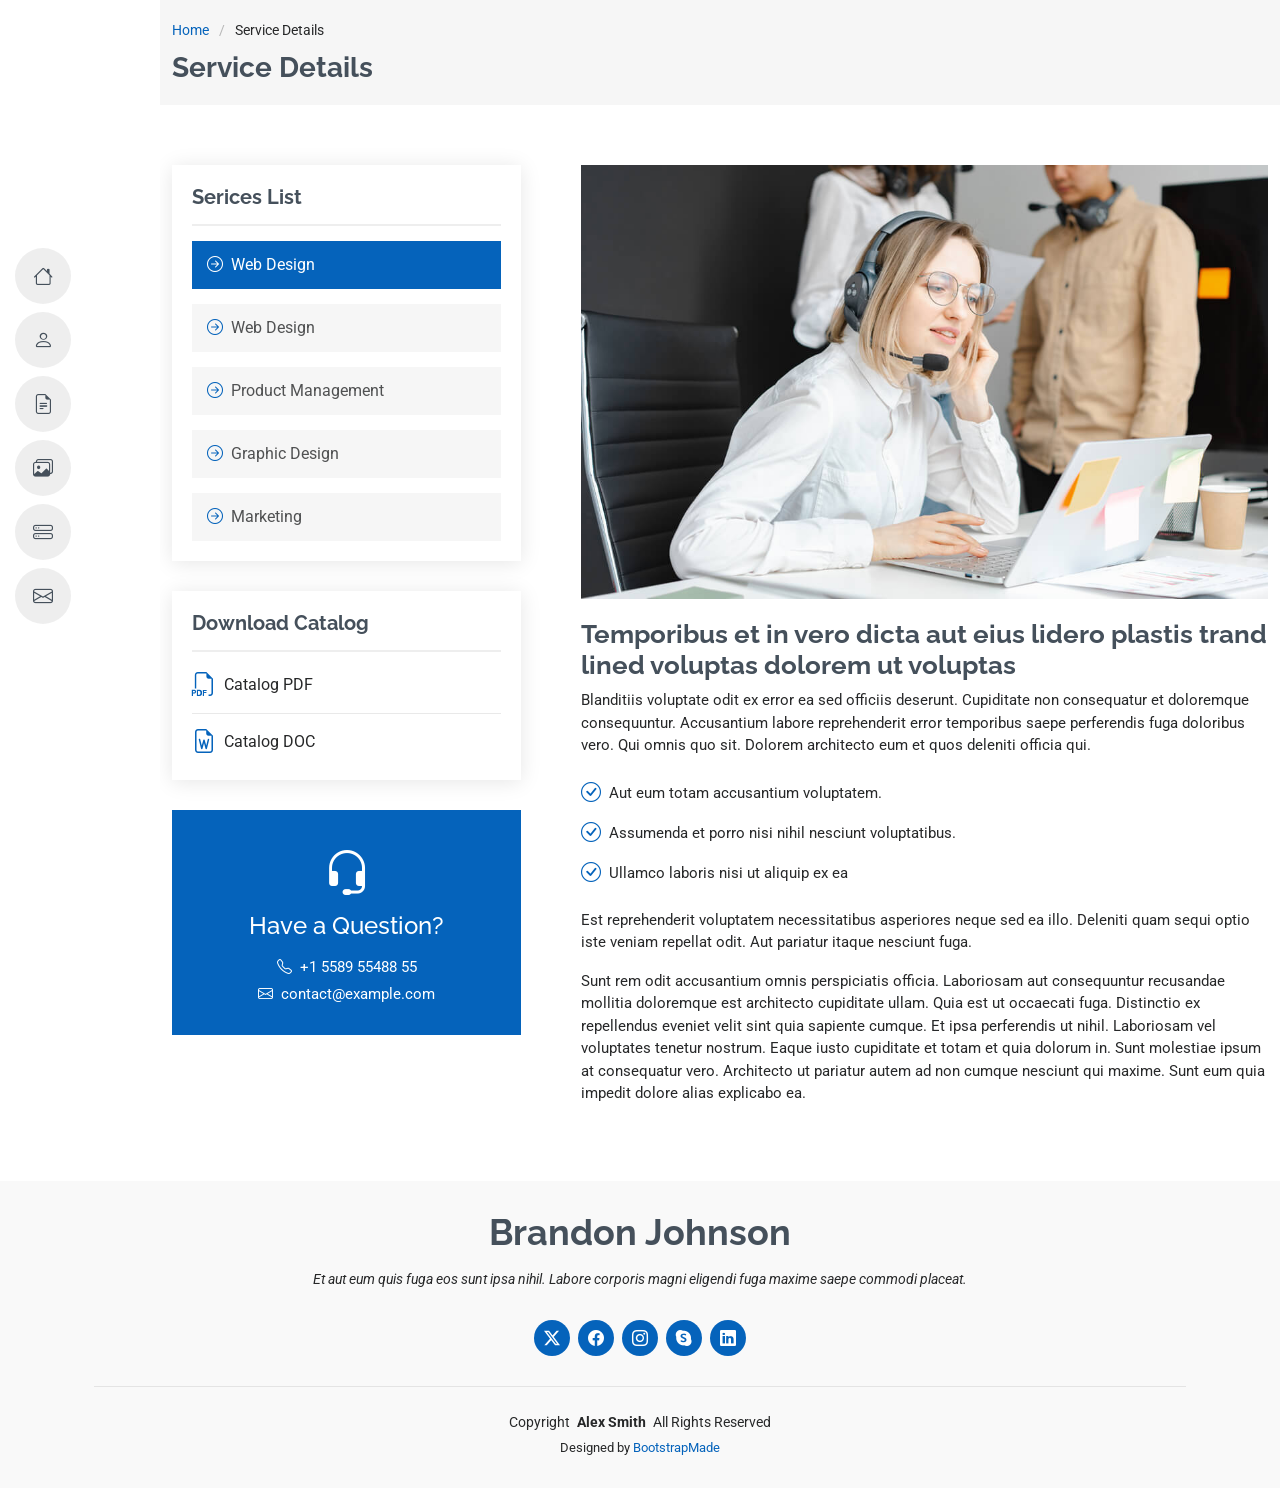
<file: service-details.html>
<!DOCTYPE html>
<html lang="en">

<head>
  <meta charset="utf-8">
  <meta content="width=device-width, initial-scale=1.0" name="viewport">
  <title>Service Details - MyResume Bootstrap Template</title>
  <meta content="" name="description">
  <meta content="" name="keywords">

  <!-- Favicons -->
  <link href="assets/img/favicon.png" rel="icon">
  <link href="assets/img/apple-touch-icon.png" rel="apple-touch-icon">

  <!-- Fonts -->
  <link href="https://fonts.googleapis.com" rel="preconnect">
  <link href="https://fonts.gstatic.com" rel="preconnect" crossorigin>
  <link href="https://fonts.googleapis.com/css2?family=Roboto:ital,wght@0,100;0,300;0,400;0,500;0,700;0,900;1,100;1,300;1,400;1,500;1,700;1,900&family=Poppins:ital,wght@0,100;0,200;0,300;0,400;0,500;0,600;0,700;0,800;0,900;1,100;1,200;1,300;1,400;1,500;1,600;1,700;1,800;1,900&family=Raleway:ital,wght@0,100;0,200;0,300;0,400;0,500;0,600;0,700;0,800;0,900;1,100;1,200;1,300;1,400;1,500;1,600;1,700;1,800;1,900&display=swap" rel="stylesheet">

  <!-- Vendor CSS Files -->
  <link href="assets/vendor/bootstrap/css/bootstrap.min.css" rel="stylesheet">
  <link href="assets/vendor/bootstrap-icons/bootstrap-icons.css" rel="stylesheet">
  <link href="assets/vendor/aos/aos.css" rel="stylesheet">
  <link href="assets/vendor/glightbox/css/glightbox.min.css" rel="stylesheet">
  <link href="assets/vendor/swiper/swiper-bundle.min.css" rel="stylesheet">

  <!-- Main CSS File -->
  <link href="assets/css/main.css" rel="stylesheet">

  <!-- =======================================================
  * Template Name: MyResume
  * Template URL: https://bootstrapmade.com/free-html-bootstrap-template-my-resume/
  * Updated: Jun 29 2024 with Bootstrap v5.3.3
  * Author: BootstrapMade.com
  * License: https://bootstrapmade.com/license/
  ======================================================== -->
</head>

<body class="service-details-page">

  <header id="header" class="header d-flex flex-column justify-content-center">

    <i class="header-toggle d-xl-none bi bi-list"></i>

    <nav id="navmenu" class="navmenu">
      <ul>
        <li><a href="#hero"><i class="bi bi-house navicon"></i><span>Home</span></a></li>
        <li><a href="#about"><i class="bi bi-person navicon"></i><span>About</span></a></li>
        <li><a href="#resume"><i class="bi bi-file-earmark-text navicon"></i><span>Resume</span></a></li>
        <li><a href="#portfolio"><i class="bi bi-images navicon"></i><span>Portfolio</span></a></li>
        <li><a href="#services"><i class="bi bi-hdd-stack navicon"></i><span>Services</span></a></li>
        <li><a href="#contact"><i class="bi bi-envelope navicon"></i><span>Contact</span></a></li>
      </ul>
    </nav>

  </header>

  <main class="main">

    <!-- Page Title -->
    <div class="page-title" data-aos="fade">
      <div class="container">
        <nav class="breadcrumbs">
          <ol>
            <li><a href="index.html">Home</a></li>
            <li class="current">Service Details</li>
          </ol>
        </nav>
        <h1>Service Details</h1>
      </div>
    </div><!-- End Page Title -->

    <!-- Service Details Section -->
    <section id="service-details" class="service-details section">

      <div class="container">

        <div class="row gy-5">

          <div class="col-lg-4" data-aos="fade-up" data-aos-delay="100">

            <div class="service-box">
              <h4>Serices List</h4>
              <div class="services-list">
                <a href="#" class="active"><i class="bi bi-arrow-right-circle"></i><span>Web Design</span></a>
                <a href="#"><i class="bi bi-arrow-right-circle"></i><span>Web Design</span></a>
                <a href="#"><i class="bi bi-arrow-right-circle"></i><span>Product Management</span></a>
                <a href="#"><i class="bi bi-arrow-right-circle"></i><span>Graphic Design</span></a>
                <a href="#"><i class="bi bi-arrow-right-circle"></i><span>Marketing</span></a>
              </div>
            </div><!-- End Services List -->

            <div class="service-box">
              <h4>Download Catalog</h4>
              <div class="download-catalog">
                <a href="#"><i class="bi bi-filetype-pdf"></i><span>Catalog PDF</span></a>
                <a href="#"><i class="bi bi-file-earmark-word"></i><span>Catalog DOC</span></a>
              </div>
            </div><!-- End Services List -->

            <div class="help-box d-flex flex-column justify-content-center align-items-center">
              <i class="bi bi-headset help-icon"></i>
              <h4>Have a Question?</h4>
              <p class="d-flex align-items-center mt-2 mb-0"><i class="bi bi-telephone me-2"></i> <span>+1 5589 55488 55</span></p>
              <p class="d-flex align-items-center mt-1 mb-0"><i class="bi bi-envelope me-2"></i> <a href="mailto:contact@example.com">contact@example.com</a></p>
            </div>

          </div>

          <div class="col-lg-8 ps-lg-5" data-aos="fade-up" data-aos-delay="200">
            <img src="assets/img/services.jpg" alt="" class="img-fluid services-img">
            <h3>Temporibus et in vero dicta aut eius lidero plastis trand lined voluptas dolorem ut voluptas</h3>
            <p>
              Blanditiis voluptate odit ex error ea sed officiis deserunt. Cupiditate non consequatur et doloremque consequuntur. Accusantium labore reprehenderit error temporibus saepe perferendis fuga doloribus vero. Qui omnis quo sit. Dolorem architecto eum et quos deleniti officia qui.
            </p>
            <ul>
              <li><i class="bi bi-check-circle"></i> <span>Aut eum totam accusantium voluptatem.</span></li>
              <li><i class="bi bi-check-circle"></i> <span>Assumenda et porro nisi nihil nesciunt voluptatibus.</span></li>
              <li><i class="bi bi-check-circle"></i> <span>Ullamco laboris nisi ut aliquip ex ea</span></li>
            </ul>
            <p>
              Est reprehenderit voluptatem necessitatibus asperiores neque sed ea illo. Deleniti quam sequi optio iste veniam repellat odit. Aut pariatur itaque nesciunt fuga.
            </p>
            <p>
              Sunt rem odit accusantium omnis perspiciatis officia. Laboriosam aut consequuntur recusandae mollitia doloremque est architecto cupiditate ullam. Quia est ut occaecati fuga. Distinctio ex repellendus eveniet velit sint quia sapiente cumque. Et ipsa perferendis ut nihil. Laboriosam vel voluptates tenetur nostrum. Eaque iusto cupiditate et totam et quia dolorum in. Sunt molestiae ipsum at consequatur vero. Architecto ut pariatur autem ad non cumque nesciunt qui maxime. Sunt eum quia impedit dolore alias explicabo ea.
            </p>
          </div>

        </div>

      </div>

    </section><!-- /Service Details Section -->

  </main>

  <footer id="footer" class="footer position-relative light-background">
    <div class="container">
      <h3 class="sitename">Brandon Johnson</h3>
      <p>Et aut eum quis fuga eos sunt ipsa nihil. Labore corporis magni eligendi fuga maxime saepe commodi placeat.</p>
      <div class="social-links d-flex justify-content-center">
        <a href=""><i class="bi bi-twitter-x"></i></a>
        <a href=""><i class="bi bi-facebook"></i></a>
        <a href=""><i class="bi bi-instagram"></i></a>
        <a href=""><i class="bi bi-skype"></i></a>
        <a href=""><i class="bi bi-linkedin"></i></a>
      </div>
      <div class="container">
        <div class="copyright">
          <span>Copyright</span> <strong class="px-1 sitename">Alex Smith</strong> <span>All Rights Reserved</span>
        </div>
        <div class="credits">
          <!-- All the links in the footer should remain intact. -->
          <!-- You can delete the links only if you've purchased the pro version. -->
          <!-- Licensing information: https://bootstrapmade.com/license/ -->
          <!-- Purchase the pro version with working PHP/AJAX contact form: [buy-url] -->
          Designed by <a href="https://bootstrapmade.com/">BootstrapMade</a>
        </div>
      </div>
    </div>
  </footer>

  <!-- Scroll Top -->
  <a href="#" id="scroll-top" class="scroll-top d-flex align-items-center justify-content-center"><i class="bi bi-arrow-up-short"></i></a>

  <!-- Preloader -->
  <div id="preloader"></div>

  <!-- Vendor JS Files -->
  <script src="assets/vendor/bootstrap/js/bootstrap.bundle.min.js"></script>
  <script src="assets/vendor/php-email-form/validate.js"></script>
  <script src="assets/vendor/aos/aos.js"></script>
  <script src="assets/vendor/typed.js/typed.umd.js"></script>
  <script src="assets/vendor/purecounter/purecounter_vanilla.js"></script>
  <script src="assets/vendor/waypoints/noframework.waypoints.js"></script>
  <script src="assets/vendor/glightbox/js/glightbox.min.js"></script>
  <script src="assets/vendor/imagesloaded/imagesloaded.pkgd.min.js"></script>
  <script src="assets/vendor/isotope-layout/isotope.pkgd.min.js"></script>
  <script src="assets/vendor/swiper/swiper-bundle.min.js"></script>

  <!-- Main JS File -->
  <script src="assets/js/main.js"></script>

</body>

</html>
</file>
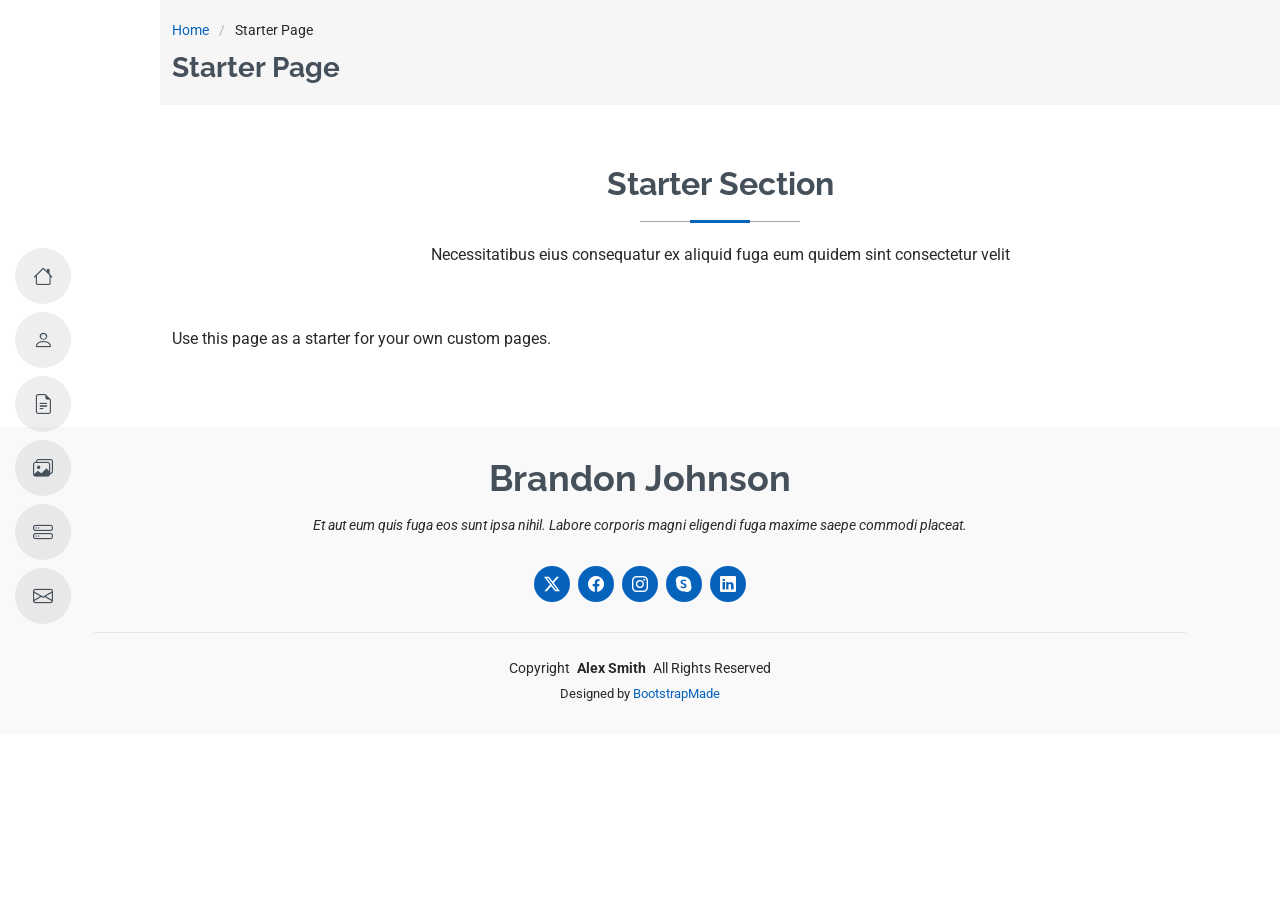
<file: starter-page.html>
<!DOCTYPE html>
<html lang="en">

<head>
  <meta charset="utf-8">
  <meta content="width=device-width, initial-scale=1.0" name="viewport">
  <title>Starter Page - MyResume Bootstrap Template</title>
  <meta content="" name="description">
  <meta content="" name="keywords">

  <!-- Favicons -->
  <link href="assets/img/favicon.png" rel="icon">
  <link href="assets/img/apple-touch-icon.png" rel="apple-touch-icon">

  <!-- Fonts -->
  <link href="https://fonts.googleapis.com" rel="preconnect">
  <link href="https://fonts.gstatic.com" rel="preconnect" crossorigin>
  <link href="https://fonts.googleapis.com/css2?family=Roboto:ital,wght@0,100;0,300;0,400;0,500;0,700;0,900;1,100;1,300;1,400;1,500;1,700;1,900&family=Poppins:ital,wght@0,100;0,200;0,300;0,400;0,500;0,600;0,700;0,800;0,900;1,100;1,200;1,300;1,400;1,500;1,600;1,700;1,800;1,900&family=Raleway:ital,wght@0,100;0,200;0,300;0,400;0,500;0,600;0,700;0,800;0,900;1,100;1,200;1,300;1,400;1,500;1,600;1,700;1,800;1,900&display=swap" rel="stylesheet">

  <!-- Vendor CSS Files -->
  <link href="assets/vendor/bootstrap/css/bootstrap.min.css" rel="stylesheet">
  <link href="assets/vendor/bootstrap-icons/bootstrap-icons.css" rel="stylesheet">
  <link href="assets/vendor/aos/aos.css" rel="stylesheet">
  <link href="assets/vendor/glightbox/css/glightbox.min.css" rel="stylesheet">
  <link href="assets/vendor/swiper/swiper-bundle.min.css" rel="stylesheet">

  <!-- Main CSS File -->
  <link href="assets/css/main.css" rel="stylesheet">

  <!-- =======================================================
  * Template Name: MyResume
  * Template URL: https://bootstrapmade.com/free-html-bootstrap-template-my-resume/
  * Updated: Jun 29 2024 with Bootstrap v5.3.3
  * Author: BootstrapMade.com
  * License: https://bootstrapmade.com/license/
  ======================================================== -->
</head>

<body class="starter-page-page">

  <header id="header" class="header d-flex flex-column justify-content-center">

    <i class="header-toggle d-xl-none bi bi-list"></i>

    <nav id="navmenu" class="navmenu">
      <ul>
        <li><a href="#hero"><i class="bi bi-house navicon"></i><span>Home</span></a></li>
        <li><a href="#about"><i class="bi bi-person navicon"></i><span>About</span></a></li>
        <li><a href="#resume"><i class="bi bi-file-earmark-text navicon"></i><span>Resume</span></a></li>
        <li><a href="#portfolio"><i class="bi bi-images navicon"></i><span>Portfolio</span></a></li>
        <li><a href="#services"><i class="bi bi-hdd-stack navicon"></i><span>Services</span></a></li>
        <li><a href="#contact"><i class="bi bi-envelope navicon"></i><span>Contact</span></a></li>
      </ul>
    </nav>

  </header>

  <main class="main">

    <!-- Page Title -->
    <div class="page-title" data-aos="fade">
      <div class="container">
        <nav class="breadcrumbs">
          <ol>
            <li><a href="index.html">Home</a></li>
            <li class="current">Starter Page</li>
          </ol>
        </nav>
        <h1>Starter Page</h1>
      </div>
    </div><!-- End Page Title -->

    <!-- Starter Section Section -->
    <section id="starter-section" class="starter-section section">

      <!-- Section Title -->
      <div class="container section-title" data-aos="fade-up">
        <h2>Starter Section</h2>
        <p>Necessitatibus eius consequatur ex aliquid fuga eum quidem sint consectetur velit</p>
      </div><!-- End Section Title -->

      <div class="container" data-aos="fade-up">
        <p>Use this page as a starter for your own custom pages.</p>
      </div>

    </section><!-- /Starter Section Section -->

  </main>

  <footer id="footer" class="footer position-relative light-background">
    <div class="container">
      <h3 class="sitename">Brandon Johnson</h3>
      <p>Et aut eum quis fuga eos sunt ipsa nihil. Labore corporis magni eligendi fuga maxime saepe commodi placeat.</p>
      <div class="social-links d-flex justify-content-center">
        <a href=""><i class="bi bi-twitter-x"></i></a>
        <a href=""><i class="bi bi-facebook"></i></a>
        <a href=""><i class="bi bi-instagram"></i></a>
        <a href=""><i class="bi bi-skype"></i></a>
        <a href=""><i class="bi bi-linkedin"></i></a>
      </div>
      <div class="container">
        <div class="copyright">
          <span>Copyright</span> <strong class="px-1 sitename">Alex Smith</strong> <span>All Rights Reserved</span>
        </div>
        <div class="credits">
          <!-- All the links in the footer should remain intact. -->
          <!-- You can delete the links only if you've purchased the pro version. -->
          <!-- Licensing information: https://bootstrapmade.com/license/ -->
          <!-- Purchase the pro version with working PHP/AJAX contact form: [buy-url] -->
          Designed by <a href="https://bootstrapmade.com/">BootstrapMade</a>
        </div>
      </div>
    </div>
  </footer>

  <!-- Scroll Top -->
  <a href="#" id="scroll-top" class="scroll-top d-flex align-items-center justify-content-center"><i class="bi bi-arrow-up-short"></i></a>

  <!-- Preloader -->
  <div id="preloader"></div>

  <!-- Vendor JS Files -->
  <script src="assets/vendor/bootstrap/js/bootstrap.bundle.min.js"></script>
  <script src="assets/vendor/php-email-form/validate.js"></script>
  <script src="assets/vendor/aos/aos.js"></script>
  <script src="assets/vendor/typed.js/typed.umd.js"></script>
  <script src="assets/vendor/purecounter/purecounter_vanilla.js"></script>
  <script src="assets/vendor/waypoints/noframework.waypoints.js"></script>
  <script src="assets/vendor/glightbox/js/glightbox.min.js"></script>
  <script src="assets/vendor/imagesloaded/imagesloaded.pkgd.min.js"></script>
  <script src="assets/vendor/isotope-layout/isotope.pkgd.min.js"></script>
  <script src="assets/vendor/swiper/swiper-bundle.min.js"></script>

  <!-- Main JS File -->
  <script src="assets/js/main.js"></script>

</body>

</html>
</file>
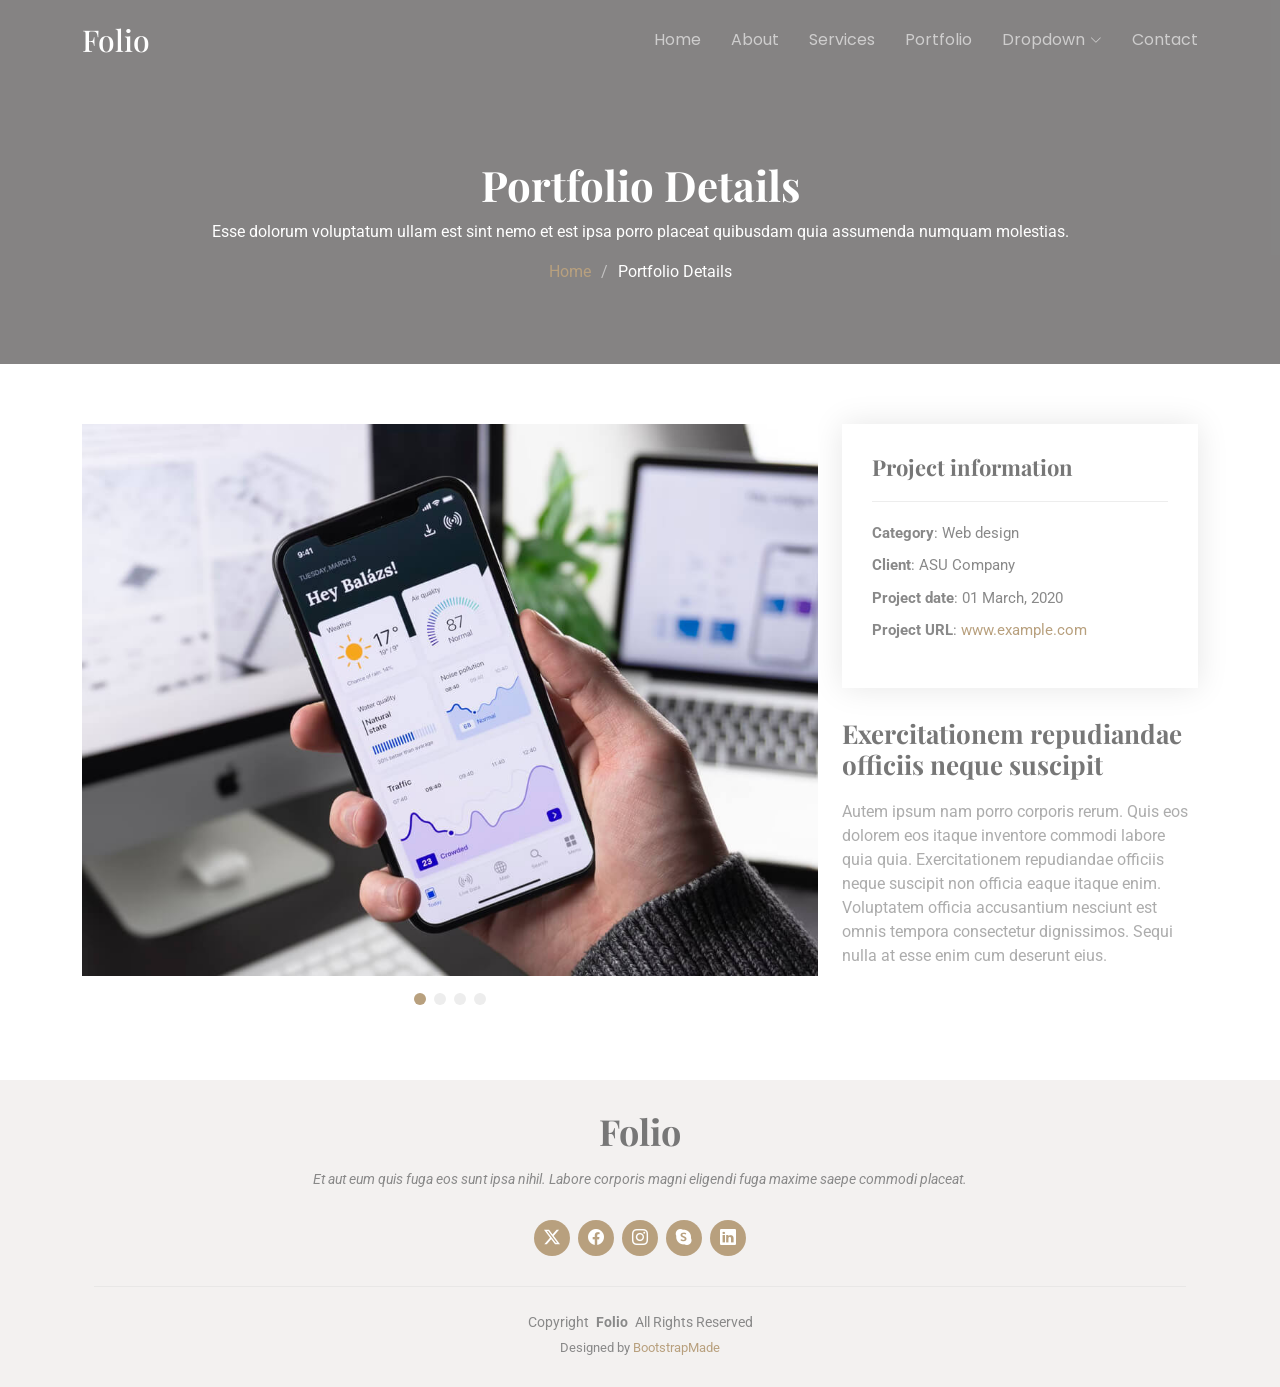
<file: Folio/portfolio-details.html>
<!DOCTYPE html>
<html lang="en">

<head>
  <meta charset="utf-8">
  <meta content="width=device-width, initial-scale=1.0" name="viewport">
  <title>Portfolio Details - Folio Bootstrap Template</title>
  <meta name="description" content="">
  <meta name="keywords" content="">

  <!-- Favicons -->
  <link href="assets/img/favicon.png" rel="icon">
  <link href="assets/img/apple-touch-icon.png" rel="apple-touch-icon">

  <!-- Fonts -->
  <link href="https://fonts.googleapis.com" rel="preconnect">
  <link href="https://fonts.gstatic.com" rel="preconnect" crossorigin>
  <link href="https://fonts.googleapis.com/css2?family=Roboto:ital,wght@0,100;0,300;0,400;0,500;0,700;0,900;1,100;1,300;1,400;1,500;1,700;1,900&family=Poppins:ital,wght@0,100;0,200;0,300;0,400;0,500;0,600;0,700;0,800;0,900;1,100;1,200;1,300;1,400;1,500;1,600;1,700;1,800;1,900&family=Playfair+Display:ital,wght@0,400;0,500;0,600;0,700;0,800;0,900;1,400;1,500;1,600;1,700;1,800;1,900&display=swap" rel="stylesheet">

  <!-- Vendor CSS Files -->
  <link href="assets/vendor/bootstrap/css/bootstrap.min.css" rel="stylesheet">
  <link href="assets/vendor/bootstrap-icons/bootstrap-icons.css" rel="stylesheet">
  <link href="assets/vendor/aos/aos.css" rel="stylesheet">
  <link href="assets/vendor/swiper/swiper-bundle.min.css" rel="stylesheet">
  <link href="assets/vendor/glightbox/css/glightbox.min.css" rel="stylesheet">

  <!-- Main CSS File -->
  <link href="assets/css/main.css" rel="stylesheet">

  <!-- =======================================================
  * Template Name: Folio
  * Template URL: https://bootstrapmade.com/folio-bootstrap-portfolio-template/
  * Updated: Aug 08 2024 with Bootstrap v5.3.3
  * Author: BootstrapMade.com
  * License: https://bootstrapmade.com/license/
  ======================================================== -->
</head>

<body class="portfolio-details-page">

  <header id="header" class="header d-flex align-items-center fixed-top">
    <div class="container-fluid container-xl position-relative d-flex align-items-center justify-content-between">

      <a href="index.html" class="logo d-flex align-items-center">
        <!-- Uncomment the line below if you also wish to use an image logo -->
        <!-- <img src="assets/img/logo.png" alt=""> -->
        <h1 class="sitename">Folio</h1>
      </a>

      <nav id="navmenu" class="navmenu">
        <ul>
          <li><a href="#hero">Home</a></li>
          <li><a href="#about">About</a></li>
          <li><a href="#services">Services</a></li>
          <li><a href="#portfolio">Portfolio</a></li>
          <li class="dropdown"><a href="#"><span>Dropdown</span> <i class="bi bi-chevron-down toggle-dropdown"></i></a>
            <ul>
              <li><a href="#">Dropdown 1</a></li>
              <li class="dropdown"><a href="#"><span>Deep Dropdown</span> <i class="bi bi-chevron-down toggle-dropdown"></i></a>
                <ul>
                  <li><a href="#">Deep Dropdown 1</a></li>
                  <li><a href="#">Deep Dropdown 2</a></li>
                  <li><a href="#">Deep Dropdown 3</a></li>
                  <li><a href="#">Deep Dropdown 4</a></li>
                  <li><a href="#">Deep Dropdown 5</a></li>
                </ul>
              </li>
              <li><a href="#">Dropdown 2</a></li>
              <li><a href="#">Dropdown 3</a></li>
              <li><a href="#">Dropdown 4</a></li>
            </ul>
          </li>
          <li><a href="#contact">Contact</a></li>
        </ul>
        <i class="mobile-nav-toggle d-xl-none bi bi-list"></i>
      </nav>

    </div>
  </header>

  <main class="main">

    <!-- Page Title -->
    <div class="page-title dark-background">
      <div class="container position-relative">
        <h1>Portfolio Details</h1>
        <p>Esse dolorum voluptatum ullam est sint nemo et est ipsa porro placeat quibusdam quia assumenda numquam molestias.</p>
        <nav class="breadcrumbs">
          <ol>
            <li><a href="index.html">Home</a></li>
            <li class="current">Portfolio Details</li>
          </ol>
        </nav>
      </div>
    </div><!-- End Page Title -->

    <!-- Portfolio Details Section -->
    <section id="portfolio-details" class="portfolio-details section">

      <div class="container" data-aos="fade-up" data-aos-delay="100">

        <div class="row gy-4">

          <div class="col-lg-8">
            <div class="portfolio-details-slider swiper init-swiper">

              <script type="application/json" class="swiper-config">
                {
                  "loop": true,
                  "speed": 600,
                  "autoplay": {
                    "delay": 5000
                  },
                  "slidesPerView": "auto",
                  "pagination": {
                    "el": ".swiper-pagination",
                    "type": "bullets",
                    "clickable": true
                  }
                }
              </script>

              <div class="swiper-wrapper align-items-center">

                <div class="swiper-slide">
                  <img src="assets/img/portfolio/app-1.jpg" alt="">
                </div>

                <div class="swiper-slide">
                  <img src="assets/img/portfolio/product-1.jpg" alt="">
                </div>

                <div class="swiper-slide">
                  <img src="assets/img/portfolio/branding-1.jpg" alt="">
                </div>

                <div class="swiper-slide">
                  <img src="assets/img/portfolio/books-1.jpg" alt="">
                </div>

              </div>
              <div class="swiper-pagination"></div>
            </div>
          </div>

          <div class="col-lg-4">
            <div class="portfolio-info" data-aos="fade-up" data-aos-delay="200">
              <h3>Project information</h3>
              <ul>
                <li><strong>Category</strong>: Web design</li>
                <li><strong>Client</strong>: ASU Company</li>
                <li><strong>Project date</strong>: 01 March, 2020</li>
                <li><strong>Project URL</strong>: <a href="#">www.example.com</a></li>
              </ul>
            </div>
            <div class="portfolio-description" data-aos="fade-up" data-aos-delay="300">
              <h2>Exercitationem repudiandae officiis neque suscipit</h2>
              <p>
                Autem ipsum nam porro corporis rerum. Quis eos dolorem eos itaque inventore commodi labore quia quia. Exercitationem repudiandae officiis neque suscipit non officia eaque itaque enim. Voluptatem officia accusantium nesciunt est omnis tempora consectetur dignissimos. Sequi nulla at esse enim cum deserunt eius.
              </p>
            </div>
          </div>

        </div>

      </div>

    </section><!-- /Portfolio Details Section -->

  </main>

  <footer id="footer" class="footer light-background">
    <div class="container">
      <h3 class="sitename">Folio</h3>
      <p>Et aut eum quis fuga eos sunt ipsa nihil. Labore corporis magni eligendi fuga maxime saepe commodi placeat.</p>
      <div class="social-links d-flex justify-content-center">
        <a href=""><i class="bi bi-twitter-x"></i></a>
        <a href=""><i class="bi bi-facebook"></i></a>
        <a href=""><i class="bi bi-instagram"></i></a>
        <a href=""><i class="bi bi-skype"></i></a>
        <a href=""><i class="bi bi-linkedin"></i></a>
      </div>
      <div class="container">
        <div class="copyright">
          <span>Copyright</span> <strong class="px-1 sitename">Folio</strong> <span>All Rights Reserved</span>
        </div>
        <div class="credits">
          <!-- All the links in the footer should remain intact. -->
          <!-- You can delete the links only if you've purchased the pro version. -->
          <!-- Licensing information: https://bootstrapmade.com/license/ -->
          <!-- Purchase the pro version with working PHP/AJAX contact form: [buy-url] -->
          Designed by <a href="https://bootstrapmade.com/">BootstrapMade</a>
        </div>
      </div>
    </div>
  </footer>

  <!-- Scroll Top -->
  <a href="#" id="scroll-top" class="scroll-top d-flex align-items-center justify-content-center"><i class="bi bi-arrow-up-short"></i></a>

  <!-- Preloader -->
  <div id="preloader"></div>

  <!-- Vendor JS Files -->
  <script src="assets/vendor/bootstrap/js/bootstrap.bundle.min.js"></script>
  <script src="assets/vendor/php-email-form/validate.js"></script>
  <script src="assets/vendor/aos/aos.js"></script>
  <script src="assets/vendor/typed.js/typed.umd.js"></script>
  <script src="assets/vendor/swiper/swiper-bundle.min.js"></script>
  <script src="assets/vendor/glightbox/js/glightbox.min.js"></script>
  <script src="assets/vendor/imagesloaded/imagesloaded.pkgd.min.js"></script>
  <script src="assets/vendor/isotope-layout/isotope.pkgd.min.js"></script>

  <!-- Main JS File -->
  <script src="assets/js/main.js"></script>

</body>

</html>
</file>
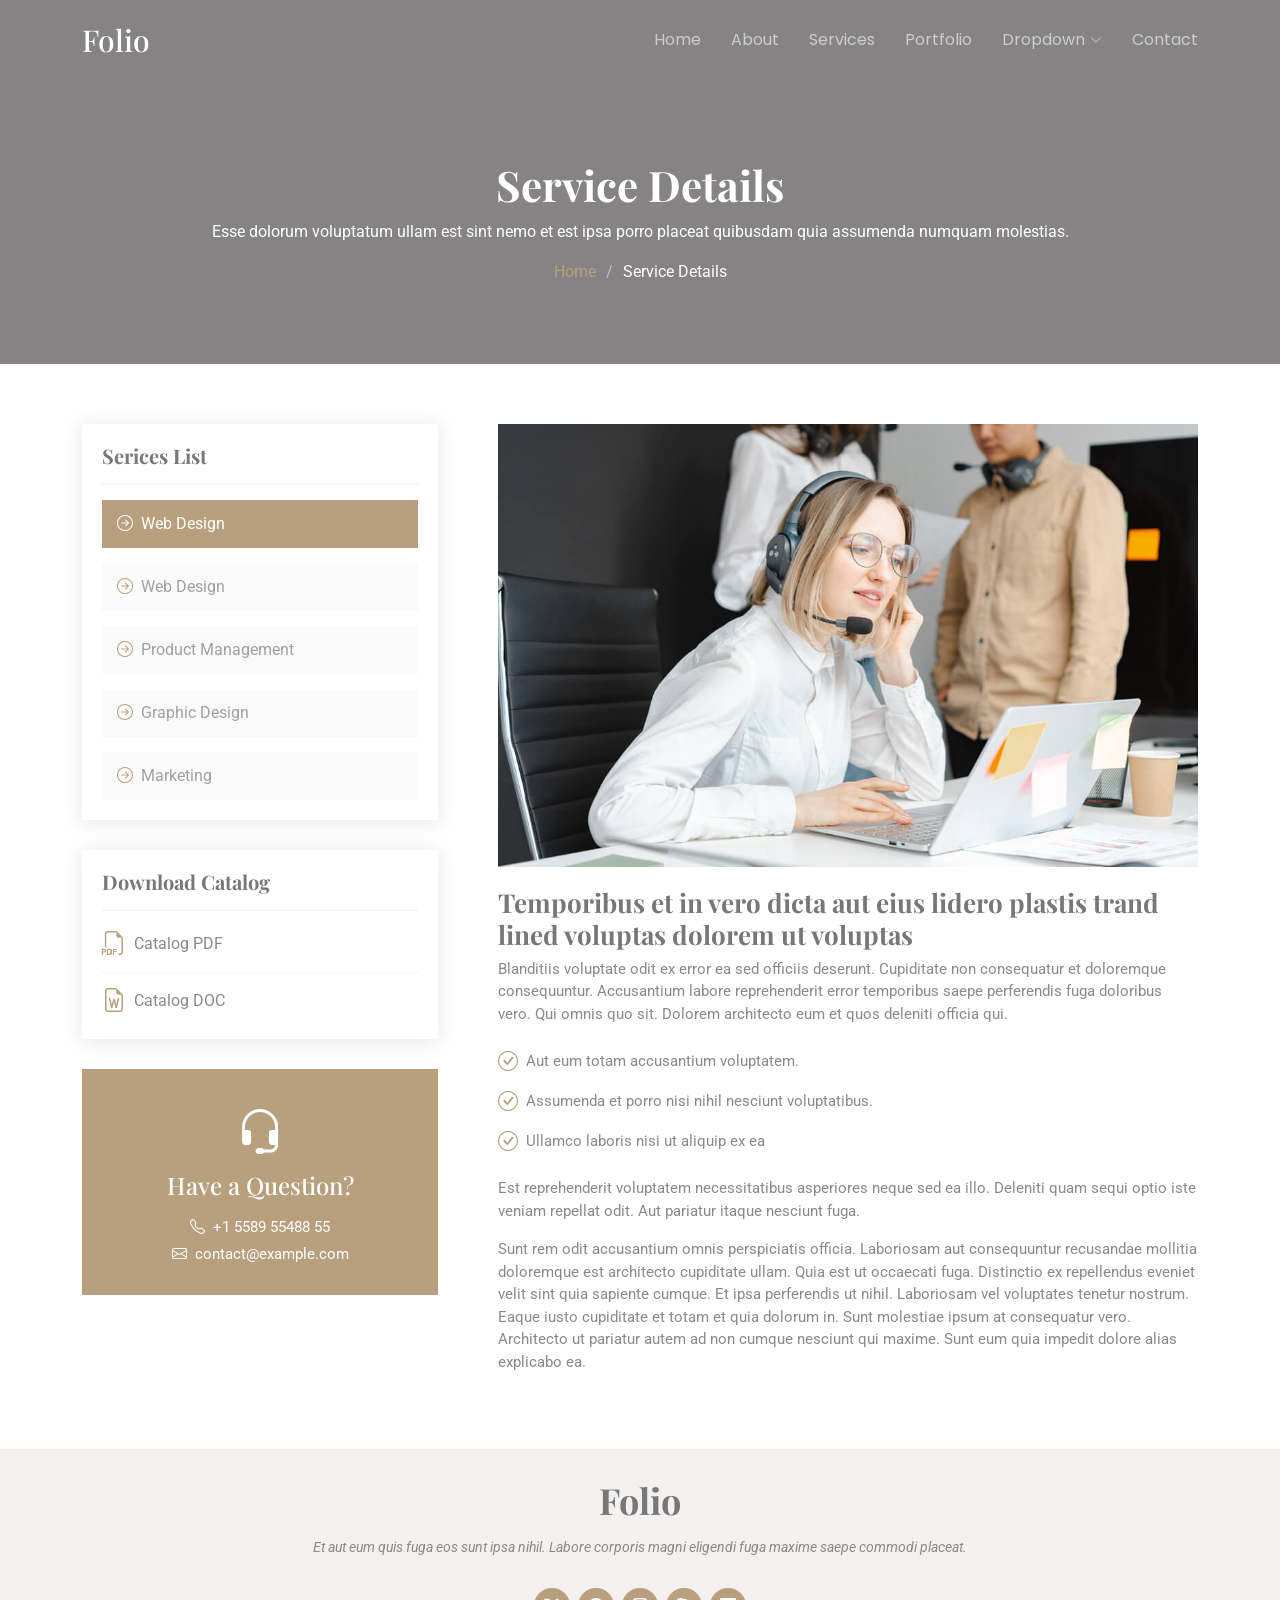
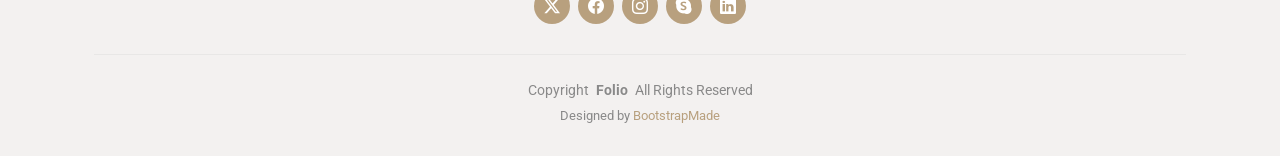
<file: Folio/service-details.html>
<!DOCTYPE html>
<html lang="en">

<head>
  <meta charset="utf-8">
  <meta content="width=device-width, initial-scale=1.0" name="viewport">
  <title>Service Details - Folio Bootstrap Template</title>
  <meta name="description" content="">
  <meta name="keywords" content="">

  <!-- Favicons -->
  <link href="assets/img/favicon.png" rel="icon">
  <link href="assets/img/apple-touch-icon.png" rel="apple-touch-icon">

  <!-- Fonts -->
  <link href="https://fonts.googleapis.com" rel="preconnect">
  <link href="https://fonts.gstatic.com" rel="preconnect" crossorigin>
  <link href="https://fonts.googleapis.com/css2?family=Roboto:ital,wght@0,100;0,300;0,400;0,500;0,700;0,900;1,100;1,300;1,400;1,500;1,700;1,900&family=Poppins:ital,wght@0,100;0,200;0,300;0,400;0,500;0,600;0,700;0,800;0,900;1,100;1,200;1,300;1,400;1,500;1,600;1,700;1,800;1,900&family=Playfair+Display:ital,wght@0,400;0,500;0,600;0,700;0,800;0,900;1,400;1,500;1,600;1,700;1,800;1,900&display=swap" rel="stylesheet">

  <!-- Vendor CSS Files -->
  <link href="assets/vendor/bootstrap/css/bootstrap.min.css" rel="stylesheet">
  <link href="assets/vendor/bootstrap-icons/bootstrap-icons.css" rel="stylesheet">
  <link href="assets/vendor/aos/aos.css" rel="stylesheet">
  <link href="assets/vendor/swiper/swiper-bundle.min.css" rel="stylesheet">
  <link href="assets/vendor/glightbox/css/glightbox.min.css" rel="stylesheet">

  <!-- Main CSS File -->
  <link href="assets/css/main.css" rel="stylesheet">

  <!-- =======================================================
  * Template Name: Folio
  * Template URL: https://bootstrapmade.com/folio-bootstrap-portfolio-template/
  * Updated: Aug 08 2024 with Bootstrap v5.3.3
  * Author: BootstrapMade.com
  * License: https://bootstrapmade.com/license/
  ======================================================== -->
</head>

<body class="service-details-page">

  <header id="header" class="header d-flex align-items-center fixed-top">
    <div class="container-fluid container-xl position-relative d-flex align-items-center justify-content-between">

      <a href="index.html" class="logo d-flex align-items-center">
        <!-- Uncomment the line below if you also wish to use an image logo -->
        <!-- <img src="assets/img/logo.png" alt=""> -->
        <h1 class="sitename">Folio</h1>
      </a>

      <nav id="navmenu" class="navmenu">
        <ul>
          <li><a href="#hero">Home</a></li>
          <li><a href="#about">About</a></li>
          <li><a href="#services">Services</a></li>
          <li><a href="#portfolio">Portfolio</a></li>
          <li class="dropdown"><a href="#"><span>Dropdown</span> <i class="bi bi-chevron-down toggle-dropdown"></i></a>
            <ul>
              <li><a href="#">Dropdown 1</a></li>
              <li class="dropdown"><a href="#"><span>Deep Dropdown</span> <i class="bi bi-chevron-down toggle-dropdown"></i></a>
                <ul>
                  <li><a href="#">Deep Dropdown 1</a></li>
                  <li><a href="#">Deep Dropdown 2</a></li>
                  <li><a href="#">Deep Dropdown 3</a></li>
                  <li><a href="#">Deep Dropdown 4</a></li>
                  <li><a href="#">Deep Dropdown 5</a></li>
                </ul>
              </li>
              <li><a href="#">Dropdown 2</a></li>
              <li><a href="#">Dropdown 3</a></li>
              <li><a href="#">Dropdown 4</a></li>
            </ul>
          </li>
          <li><a href="#contact">Contact</a></li>
        </ul>
        <i class="mobile-nav-toggle d-xl-none bi bi-list"></i>
      </nav>

    </div>
  </header>

  <main class="main">

    <!-- Page Title -->
    <div class="page-title dark-background">
      <div class="container position-relative">
        <h1>Service Details</h1>
        <p>Esse dolorum voluptatum ullam est sint nemo et est ipsa porro placeat quibusdam quia assumenda numquam molestias.</p>
        <nav class="breadcrumbs">
          <ol>
            <li><a href="index.html">Home</a></li>
            <li class="current">Service Details</li>
          </ol>
        </nav>
      </div>
    </div><!-- End Page Title -->

    <!-- Service Details Section -->
    <section id="service-details" class="service-details section">

      <div class="container">

        <div class="row gy-5">

          <div class="col-lg-4" data-aos="fade-up" data-aos-delay="100">

            <div class="service-box">
              <h4>Serices List</h4>
              <div class="services-list">
                <a href="#" class="active"><i class="bi bi-arrow-right-circle"></i><span>Web Design</span></a>
                <a href="#"><i class="bi bi-arrow-right-circle"></i><span>Web Design</span></a>
                <a href="#"><i class="bi bi-arrow-right-circle"></i><span>Product Management</span></a>
                <a href="#"><i class="bi bi-arrow-right-circle"></i><span>Graphic Design</span></a>
                <a href="#"><i class="bi bi-arrow-right-circle"></i><span>Marketing</span></a>
              </div>
            </div><!-- End Services List -->

            <div class="service-box">
              <h4>Download Catalog</h4>
              <div class="download-catalog">
                <a href="#"><i class="bi bi-filetype-pdf"></i><span>Catalog PDF</span></a>
                <a href="#"><i class="bi bi-file-earmark-word"></i><span>Catalog DOC</span></a>
              </div>
            </div><!-- End Services List -->

            <div class="help-box d-flex flex-column justify-content-center align-items-center">
              <i class="bi bi-headset help-icon"></i>
              <h4>Have a Question?</h4>
              <p class="d-flex align-items-center mt-2 mb-0"><i class="bi bi-telephone me-2"></i> <span>+1 5589 55488 55</span></p>
              <p class="d-flex align-items-center mt-1 mb-0"><i class="bi bi-envelope me-2"></i> <a href="mailto:contact@example.com">contact@example.com</a></p>
            </div>

          </div>

          <div class="col-lg-8 ps-lg-5" data-aos="fade-up" data-aos-delay="200">
            <img src="assets/img/services.jpg" alt="" class="img-fluid services-img">
            <h3>Temporibus et in vero dicta aut eius lidero plastis trand lined voluptas dolorem ut voluptas</h3>
            <p>
              Blanditiis voluptate odit ex error ea sed officiis deserunt. Cupiditate non consequatur et doloremque consequuntur. Accusantium labore reprehenderit error temporibus saepe perferendis fuga doloribus vero. Qui omnis quo sit. Dolorem architecto eum et quos deleniti officia qui.
            </p>
            <ul>
              <li><i class="bi bi-check-circle"></i> <span>Aut eum totam accusantium voluptatem.</span></li>
              <li><i class="bi bi-check-circle"></i> <span>Assumenda et porro nisi nihil nesciunt voluptatibus.</span></li>
              <li><i class="bi bi-check-circle"></i> <span>Ullamco laboris nisi ut aliquip ex ea</span></li>
            </ul>
            <p>
              Est reprehenderit voluptatem necessitatibus asperiores neque sed ea illo. Deleniti quam sequi optio iste veniam repellat odit. Aut pariatur itaque nesciunt fuga.
            </p>
            <p>
              Sunt rem odit accusantium omnis perspiciatis officia. Laboriosam aut consequuntur recusandae mollitia doloremque est architecto cupiditate ullam. Quia est ut occaecati fuga. Distinctio ex repellendus eveniet velit sint quia sapiente cumque. Et ipsa perferendis ut nihil. Laboriosam vel voluptates tenetur nostrum. Eaque iusto cupiditate et totam et quia dolorum in. Sunt molestiae ipsum at consequatur vero. Architecto ut pariatur autem ad non cumque nesciunt qui maxime. Sunt eum quia impedit dolore alias explicabo ea.
            </p>
          </div>

        </div>

      </div>

    </section><!-- /Service Details Section -->

  </main>

  <footer id="footer" class="footer light-background">
    <div class="container">
      <h3 class="sitename">Folio</h3>
      <p>Et aut eum quis fuga eos sunt ipsa nihil. Labore corporis magni eligendi fuga maxime saepe commodi placeat.</p>
      <div class="social-links d-flex justify-content-center">
        <a href=""><i class="bi bi-twitter-x"></i></a>
        <a href=""><i class="bi bi-facebook"></i></a>
        <a href=""><i class="bi bi-instagram"></i></a>
        <a href=""><i class="bi bi-skype"></i></a>
        <a href=""><i class="bi bi-linkedin"></i></a>
      </div>
      <div class="container">
        <div class="copyright">
          <span>Copyright</span> <strong class="px-1 sitename">Folio</strong> <span>All Rights Reserved</span>
        </div>
        <div class="credits">
          <!-- All the links in the footer should remain intact. -->
          <!-- You can delete the links only if you've purchased the pro version. -->
          <!-- Licensing information: https://bootstrapmade.com/license/ -->
          <!-- Purchase the pro version with working PHP/AJAX contact form: [buy-url] -->
          Designed by <a href="https://bootstrapmade.com/">BootstrapMade</a>
        </div>
      </div>
    </div>
  </footer>

  <!-- Scroll Top -->
  <a href="#" id="scroll-top" class="scroll-top d-flex align-items-center justify-content-center"><i class="bi bi-arrow-up-short"></i></a>

  <!-- Preloader -->
  <div id="preloader"></div>

  <!-- Vendor JS Files -->
  <script src="assets/vendor/bootstrap/js/bootstrap.bundle.min.js"></script>
  <script src="assets/vendor/php-email-form/validate.js"></script>
  <script src="assets/vendor/aos/aos.js"></script>
  <script src="assets/vendor/typed.js/typed.umd.js"></script>
  <script src="assets/vendor/swiper/swiper-bundle.min.js"></script>
  <script src="assets/vendor/glightbox/js/glightbox.min.js"></script>
  <script src="assets/vendor/imagesloaded/imagesloaded.pkgd.min.js"></script>
  <script src="assets/vendor/isotope-layout/isotope.pkgd.min.js"></script>

  <!-- Main JS File -->
  <script src="assets/js/main.js"></script>

</body>

</html>
</file>
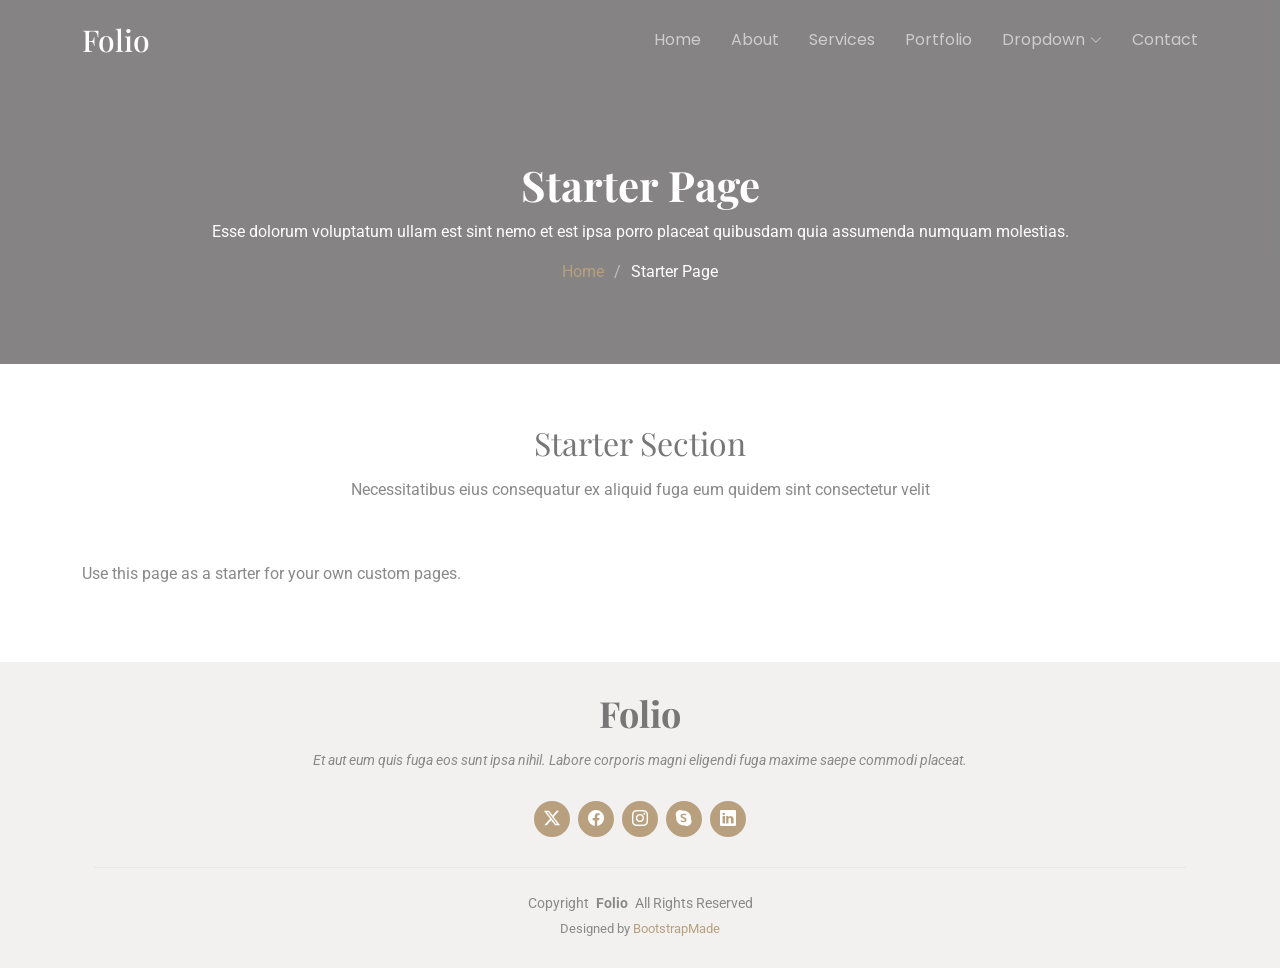
<file: Folio/starter-page.html>
<!DOCTYPE html>
<html lang="en">

<head>
  <meta charset="utf-8">
  <meta content="width=device-width, initial-scale=1.0" name="viewport">
  <title>Starter Page - Folio Bootstrap Template</title>
  <meta name="description" content="">
  <meta name="keywords" content="">

  <!-- Favicons -->
  <link href="assets/img/favicon.png" rel="icon">
  <link href="assets/img/apple-touch-icon.png" rel="apple-touch-icon">

  <!-- Fonts -->
  <link href="https://fonts.googleapis.com" rel="preconnect">
  <link href="https://fonts.gstatic.com" rel="preconnect" crossorigin>
  <link href="https://fonts.googleapis.com/css2?family=Roboto:ital,wght@0,100;0,300;0,400;0,500;0,700;0,900;1,100;1,300;1,400;1,500;1,700;1,900&family=Poppins:ital,wght@0,100;0,200;0,300;0,400;0,500;0,600;0,700;0,800;0,900;1,100;1,200;1,300;1,400;1,500;1,600;1,700;1,800;1,900&family=Playfair+Display:ital,wght@0,400;0,500;0,600;0,700;0,800;0,900;1,400;1,500;1,600;1,700;1,800;1,900&display=swap" rel="stylesheet">

  <!-- Vendor CSS Files -->
  <link href="assets/vendor/bootstrap/css/bootstrap.min.css" rel="stylesheet">
  <link href="assets/vendor/bootstrap-icons/bootstrap-icons.css" rel="stylesheet">
  <link href="assets/vendor/aos/aos.css" rel="stylesheet">
  <link href="assets/vendor/swiper/swiper-bundle.min.css" rel="stylesheet">
  <link href="assets/vendor/glightbox/css/glightbox.min.css" rel="stylesheet">

  <!-- Main CSS File -->
  <link href="assets/css/main.css" rel="stylesheet">

  <!-- =======================================================
  * Template Name: Folio
  * Template URL: https://bootstrapmade.com/folio-bootstrap-portfolio-template/
  * Updated: Aug 08 2024 with Bootstrap v5.3.3
  * Author: BootstrapMade.com
  * License: https://bootstrapmade.com/license/
  ======================================================== -->
</head>

<body class="starter-page-page">

  <header id="header" class="header d-flex align-items-center fixed-top">
    <div class="container-fluid container-xl position-relative d-flex align-items-center justify-content-between">

      <a href="index.html" class="logo d-flex align-items-center">
        <!-- Uncomment the line below if you also wish to use an image logo -->
        <!-- <img src="assets/img/logo.png" alt=""> -->
        <h1 class="sitename">Folio</h1>
      </a>

      <nav id="navmenu" class="navmenu">
        <ul>
          <li><a href="#hero">Home</a></li>
          <li><a href="#about">About</a></li>
          <li><a href="#services">Services</a></li>
          <li><a href="#portfolio">Portfolio</a></li>
          <li class="dropdown"><a href="#"><span>Dropdown</span> <i class="bi bi-chevron-down toggle-dropdown"></i></a>
            <ul>
              <li><a href="#">Dropdown 1</a></li>
              <li class="dropdown"><a href="#"><span>Deep Dropdown</span> <i class="bi bi-chevron-down toggle-dropdown"></i></a>
                <ul>
                  <li><a href="#">Deep Dropdown 1</a></li>
                  <li><a href="#">Deep Dropdown 2</a></li>
                  <li><a href="#">Deep Dropdown 3</a></li>
                  <li><a href="#">Deep Dropdown 4</a></li>
                  <li><a href="#">Deep Dropdown 5</a></li>
                </ul>
              </li>
              <li><a href="#">Dropdown 2</a></li>
              <li><a href="#">Dropdown 3</a></li>
              <li><a href="#">Dropdown 4</a></li>
            </ul>
          </li>
          <li><a href="#contact">Contact</a></li>
        </ul>
        <i class="mobile-nav-toggle d-xl-none bi bi-list"></i>
      </nav>

    </div>
  </header>

  <main class="main">

    <!-- Page Title -->
    <div class="page-title dark-background">
      <div class="container position-relative">
        <h1>Starter Page</h1>
        <p>Esse dolorum voluptatum ullam est sint nemo et est ipsa porro placeat quibusdam quia assumenda numquam molestias.</p>
        <nav class="breadcrumbs">
          <ol>
            <li><a href="index.html">Home</a></li>
            <li class="current">Starter Page</li>
          </ol>
        </nav>
      </div>
    </div><!-- End Page Title -->

    <!-- Starter Section Section -->
    <section id="starter-section" class="starter-section section">

      <!-- Section Title -->
      <div class="container section-title" data-aos="fade-up">
        <h2>Starter Section</h2>
        <p>Necessitatibus eius consequatur ex aliquid fuga eum quidem sint consectetur velit</p>
      </div><!-- End Section Title -->

      <div class="container" data-aos="fade-up">
        <p>Use this page as a starter for your own custom pages.</p>
      </div>

    </section><!-- /Starter Section Section -->

  </main>

  <footer id="footer" class="footer light-background">
    <div class="container">
      <h3 class="sitename">Folio</h3>
      <p>Et aut eum quis fuga eos sunt ipsa nihil. Labore corporis magni eligendi fuga maxime saepe commodi placeat.</p>
      <div class="social-links d-flex justify-content-center">
        <a href=""><i class="bi bi-twitter-x"></i></a>
        <a href=""><i class="bi bi-facebook"></i></a>
        <a href=""><i class="bi bi-instagram"></i></a>
        <a href=""><i class="bi bi-skype"></i></a>
        <a href=""><i class="bi bi-linkedin"></i></a>
      </div>
      <div class="container">
        <div class="copyright">
          <span>Copyright</span> <strong class="px-1 sitename">Folio</strong> <span>All Rights Reserved</span>
        </div>
        <div class="credits">
          <!-- All the links in the footer should remain intact. -->
          <!-- You can delete the links only if you've purchased the pro version. -->
          <!-- Licensing information: https://bootstrapmade.com/license/ -->
          <!-- Purchase the pro version with working PHP/AJAX contact form: [buy-url] -->
          Designed by <a href="https://bootstrapmade.com/">BootstrapMade</a>
        </div>
      </div>
    </div>
  </footer>

  <!-- Scroll Top -->
  <a href="#" id="scroll-top" class="scroll-top d-flex align-items-center justify-content-center"><i class="bi bi-arrow-up-short"></i></a>

  <!-- Preloader -->
  <div id="preloader"></div>

  <!-- Vendor JS Files -->
  <script src="assets/vendor/bootstrap/js/bootstrap.bundle.min.js"></script>
  <script src="assets/vendor/php-email-form/validate.js"></script>
  <script src="assets/vendor/aos/aos.js"></script>
  <script src="assets/vendor/typed.js/typed.umd.js"></script>
  <script src="assets/vendor/swiper/swiper-bundle.min.js"></script>
  <script src="assets/vendor/glightbox/js/glightbox.min.js"></script>
  <script src="assets/vendor/imagesloaded/imagesloaded.pkgd.min.js"></script>
  <script src="assets/vendor/isotope-layout/isotope.pkgd.min.js"></script>

  <!-- Main JS File -->
  <script src="assets/js/main.js"></script>

</body>

</html>
</file>
<file: assets/css/main.css>
/**
* Template Name: MyResume
* Template URL: https://bootstrapmade.com/free-html-bootstrap-template-my-resume/
* Updated: Jun 29 2024 with Bootstrap v5.3.3
* Author: BootstrapMade.com
* License: https://bootstrapmade.com/license/
*/

/*--------------------------------------------------------------
# Font & Color Variables
# Help: https://bootstrapmade.com/color-system/
--------------------------------------------------------------*/
/* Fonts */
:root {
  --default-font: "Roboto",  system-ui, -apple-system, "Segoe UI", Roboto, "Helvetica Neue", Arial, "Noto Sans", "Liberation Sans", sans-serif, "Apple Color Emoji", "Segoe UI Emoji", "Segoe UI Symbol", "Noto Color Emoji";
  --heading-font: "Raleway",  sans-serif;
  --nav-font: "Poppins",  sans-serif;
}

/* Global Colors - The following color variables are used throughout the website. Updating them here will change the color scheme of the entire website */
:root { 
  --background-color: #ffffff; /* Background color for the entire website, including individual sections */
  --default-color: #272829; /* Default color used for the majority of the text content across the entire website */
  --heading-color: #45505b; /* Color for headings, subheadings and title throughout the website */
  --accent-color: #0563bb; /* Accent color that represents your brand on the website. It's used for buttons, links, and other elements that need to stand out */
  --surface-color: #ffffff; /* The surface color is used as a background of boxed elements within sections, such as cards, icon boxes, or other elements that require a visual separation from the global background. */
  --contrast-color: #ffffff; /* Contrast color for text, ensuring readability against backgrounds of accent, heading, or default colors. */
}

/* Nav Menu Colors - The following color variables are used specifically for the navigation menu. They are separate from the global colors to allow for more customization options */
:root {
  --nav-color: #45505b;  /* The default color of the main navmenu links */
  --nav-hover-color: #0563bb; /* Applied to main navmenu links when they are hovered over or active */
  --nav-mobile-background-color: #ffffff; /* Used as the background color for mobile navigation menu */
  --nav-dropdown-background-color: #ffffff; /* Used as the background color for dropdown items that appear when hovering over primary navigation items */
  --nav-dropdown-color: #212529; /* Used for navigation links of the dropdown items in the navigation menu. */
  --nav-dropdown-hover-color: #0563bb; /* Similar to --nav-hover-color, this color is applied to dropdown navigation links when they are hovered over. */
}

/* Color Presets - These classes override global colors when applied to any section or element, providing reuse of the sam color scheme. */

.light-background {
  --background-color: #f9f9f9;
  --surface-color: #ffffff;
}

.dark-background {
  --background-color: #060606;
  --default-color: #ffffff;
  --heading-color: #ffffff;
  --surface-color: #252525;
  --contrast-color: #ffffff;
}

/* Smooth scroll */
:root {
  scroll-behavior: smooth;
}

/*--------------------------------------------------------------
# General Styling & Shared Classes
--------------------------------------------------------------*/
body {
  color: var(--default-color);
  background-color: var(--background-color);
  font-family: var(--default-font);
}

a {
  color: var(--accent-color);
  text-decoration: none;
  transition: 0.3s;
}

a:hover {
  color: color-mix(in srgb, var(--accent-color), transparent 25%);
  text-decoration: none;
}

h1,
h2,
h3,
h4,
h5,
h6 {
  color: var(--heading-color);
  font-family: var(--heading-font);
}

/* PHP Email Form Messages
------------------------------*/
.php-email-form .error-message {
  display: none;
  background: #df1529;
  color: #ffffff;
  text-align: left;
  padding: 15px;
  margin-bottom: 24px;
  font-weight: 600;
}

.php-email-form .sent-message {
  display: none;
  color: #ffffff;
  background: #059652;
  text-align: center;
  padding: 15px;
  margin-bottom: 24px;
  font-weight: 600;
}

.php-email-form .loading {
  display: none;
  background: var(--surface-color);
  text-align: center;
  padding: 15px;
  margin-bottom: 24px;
}

.php-email-form .loading:before {
  content: "";
  display: inline-block;
  border-radius: 50%;
  width: 24px;
  height: 24px;
  margin: 0 10px -6px 0;
  border: 3px solid var(--accent-color);
  border-top-color: var(--surface-color);
  animation: php-email-form-loading 1s linear infinite;
}

@keyframes php-email-form-loading {
  0% {
    transform: rotate(0deg);
  }

  100% {
    transform: rotate(360deg);
  }
}

/*--------------------------------------------------------------
# Global Header
--------------------------------------------------------------*/
.header {
  color: var(--default-color);
  position: fixed;
  top: 0;
  left: 0;
  bottom: 0;
  padding: 0 15px;
  transition: all ease-in-out 0.3s;
  overflow-y: auto;
  z-index: 997;
  min-width: 200px;
}

@media (max-width: 1199px) {
  .header {
    background-color: var(--background-color);
    border-right: 1px solid color-mix(in srgb, var(--default-color), transparent 90%);
    width: 300px;
    left: -100%;
  }
}

@media (min-width: 1200px) and (max-width: 1600px) {
  .header~main {
    margin-left: 160px;
  }

  .header~main .hero {
    margin-left: -160px;
    width: 100vw;
  }
}

.header.header-show {
  left: 0;
}

.header .header-toggle {
  color: var(--contrast-color);
  background-color: var(--accent-color);
  font-size: 22px;
  display: flex;
  align-items: center;
  justify-content: center;
  width: 40px;
  height: 40px;
  border-radius: 50%;
  cursor: pointer;
  position: fixed;
  top: 15px;
  right: 15px;
  z-index: 9999;
  transition: background-color 0.3s;
}

.header .header-toggle:hover {
  color: var(--contrast-color);
  background-color: color-mix(in srgb, var(--accent-color) 90%, white 15%);
}

/*--------------------------------------------------------------
# Navigation Menu
--------------------------------------------------------------*/
.navmenu {
  padding: 0;
  z-index: 9997;
}

.navmenu ul {
  list-style: none;
  padding: 0 0 20px 0;
  margin: 0;
  width: 140px;
}

.navmenu a,
.navmenu a:focus {
  color: var(--nav-color);
  font-family: var(--nav-font);
  display: flex;
  align-items: center;
  padding: 10px 18px;
  margin-bottom: 8px;
  font-size: 15px;
  border-radius: 50px;
  background: color-mix(in srgb, var(--default-color), transparent 92%);
  height: 56px;
  width: 100%;
  overflow: hidden;
  transition: 0.3s;
}

.navmenu a i,
.navmenu a:focus i {
  font-size: 20px;
}

.navmenu a span,
.navmenu a:focus span {
  padding: 0 5px 0 7px;
}

@media (min-width: 992px) {

  .navmenu a,
  .navmenu a:focus {
    max-width: 56px;
  }

  .navmenu a span,
  .navmenu a:focus span {
    display: none;
  }
}

.navmenu a:hover,
.navmenu .active,
.navmenu .active:focus,
.navmenu li:hover>a {
  color: var(--contrast-color);
  background: var(--nav-hover-color);
}

.navmenu a:hover,
.navmenu li:hover>a {
  max-width: 100%;
  color: var(--contrast-color);
}

.navmenu a:hover span,
.navmenu li:hover>a span {
  display: block;
}

/*--------------------------------------------------------------
# Global Footer
--------------------------------------------------------------*/
.footer {
  color: var(--default-color);
  background-color: var(--background-color);
  font-size: 14px;
  text-align: center;
  padding: 30px 0;
  position: relative;
}

.footer h3 {
  font-size: 36px;
  font-weight: 700;
  position: relative;
  padding: 0;
  margin: 0 0 15px 0;
}

.footer p {
  font-size: 15;
  font-style: italic;
  padding: 0;
  margin: 0 0 30px 0;
}

.footer .social-links {
  margin: 0 0 30px 0;
}

.footer .social-links a {
  font-size: 16px;
  display: flex;
  align-items: center;
  justify-content: center;
  background: var(--accent-color);
  color: var(--contrast-color);
  line-height: 1;
  margin: 0 4px;
  border-radius: 50%;
  text-align: center;
  width: 36px;
  height: 36px;
  transition: 0.3s;
}

.footer .social-links a:hover {
  background: color-mix(in srgb, var(--accent-color), transparent 20%);
  text-decoration: none;
}

.footer .copyright {
  padding-top: 25px;
  border-top: 1px solid color-mix(in srgb, var(--default-color), transparent 90%);
}

.footer .credits {
  font-size: 13px;
  padding-top: 5px;
}

/*--------------------------------------------------------------
# Preloader
--------------------------------------------------------------*/
#preloader {
  position: fixed;
  inset: 0;
  z-index: 999999;
  overflow: hidden;
  background: var(--background-color);
  transition: all 0.6s ease-out;
}

#preloader:before {
  content: "";
  position: fixed;
  top: calc(50% - 30px);
  left: calc(50% - 30px);
  border: 6px solid #ffffff;
  border-color: var(--accent-color) transparent var(--accent-color) transparent;
  border-radius: 50%;
  width: 60px;
  height: 60px;
  animation: animate-preloader 1.5s linear infinite;
}

@keyframes animate-preloader {
  0% {
    transform: rotate(0deg);
  }

  100% {
    transform: rotate(360deg);
  }
}

/*--------------------------------------------------------------
# Scroll Top Button
--------------------------------------------------------------*/
.scroll-top {
  position: fixed;
  visibility: hidden;
  opacity: 0;
  right: 15px;
  bottom: -15px;
  z-index: 99999;
  background-color: var(--accent-color);
  width: 44px;
  height: 44px;
  border-radius: 50px;
  transition: all 0.4s;
}

.scroll-top i {
  font-size: 24px;
  color: var(--contrast-color);
  line-height: 0;
}

.scroll-top:hover {
  background-color: color-mix(in srgb, var(--accent-color), transparent 20%);
  color: var(--contrast-color);
}

.scroll-top.active {
  visibility: visible;
  opacity: 1;
  bottom: 15px;
}

/*--------------------------------------------------------------
# Disable aos animation delay on mobile devices
--------------------------------------------------------------*/
@media screen and (max-width: 768px) {
  [data-aos-delay] {
    transition-delay: 0 !important;
  }
}

/*--------------------------------------------------------------
# Global Page Titles & Breadcrumbs
--------------------------------------------------------------*/
.page-title {
  --background-color: color-mix(in srgb, var(--default-color), transparent 96%);
  color: var(--default-color);
  background-color: var(--background-color);
  padding: 20px 0;
  position: relative;
}

.page-title h1 {
  font-size: 28px;
  font-weight: 700;
  margin: 0;
}

.page-title .breadcrumbs ol {
  display: flex;
  flex-wrap: wrap;
  list-style: none;
  padding: 0 0 10px 0;
  margin: 0;
  font-size: 14px;
  font-weight: 400;
}

.page-title .breadcrumbs ol li+li {
  padding-left: 10px;
}

.page-title .breadcrumbs ol li+li::before {
  content: "/";
  display: inline-block;
  padding-right: 10px;
  color: color-mix(in srgb, var(--default-color), transparent 70%);
}

/*--------------------------------------------------------------
# Global Sections
--------------------------------------------------------------*/
section,
.section {
  color: var(--default-color);
  background-color: var(--background-color);
  padding: 60px 0;
  overflow: clip;
}

/*--------------------------------------------------------------
# Global Section Titles
--------------------------------------------------------------*/
.section-title {
  text-align: center;
  padding-bottom: 60px;
  position: relative;
}

.section-title h2 {
  font-size: 32px;
  font-weight: 700;
  margin-bottom: 20px;
  padding-bottom: 20px;
  position: relative;
}

.section-title h2:before {
  content: "";
  position: absolute;
  display: block;
  width: 160px;
  height: 1px;
  background: color-mix(in srgb, var(--default-color), transparent 60%);
  left: 0;
  right: 0;
  bottom: 1px;
  margin: auto;
}

.section-title h2::after {
  content: "";
  position: absolute;
  display: block;
  width: 60px;
  height: 3px;
  background: var(--accent-color);
  left: 0;
  right: 0;
  bottom: 0;
  margin: auto;
}

.section-title p {
  margin-bottom: 0;
}

/*--------------------------------------------------------------
# Hero Section
--------------------------------------------------------------*/
.hero {
  width: 100%;
  min-height: 100vh;
  position: relative;
  padding: 80px 0;
  display: flex;
  align-items: center;
  justify-content: center;
}

.hero img {
  position: absolute;
  inset: 0;
  display: block;
  width: 100%;
  height: 100%;
  object-fit: cover;
  z-index: 1;
}

.hero:before {
  content: "";
  background: color-mix(in srgb, var(--background-color), transparent 30%);
  position: absolute;
  inset: 0;
  z-index: 2;
}

.hero .container {
  position: relative;
  z-index: 3;
}

.hero h2 {
  margin: 0;
  font-size: 64px;
  font-weight: 700;
}

.hero p {
  margin: 5px 0 0 0;
  font-size: 26px;
}

.hero p span {
  letter-spacing: 1px;
  border-bottom: 2px solid var(--accent-color);
}

.hero .social-links {
  margin-top: 25px;
}

.hero .social-links a {
  font-size: 20px;
  display: inline-block;
  color: color-mix(in srgb, var(--default-color), transparent 30%);
  line-height: 1;
  margin-right: 20px;
  transition: 0.3s;
}

.hero .social-links a:hover {
  color: var(--accent-color);
}

@media (max-width: 768px) {
  .hero h2 {
    font-size: 32px;
  }

  .hero p {
    font-size: 20px;
  }
}

/*--------------------------------------------------------------
# About Section
--------------------------------------------------------------*/
.about .content h2 {
  font-weight: 700;
  font-size: 24px;
}

.about .content ul {
  list-style: none;
  padding: 0;
}

.about .content ul li {
  margin-bottom: 20px;
  display: flex;
  align-items: center;
}

.about .content ul strong {
  margin-right: 10px;
}

.about .content ul i {
  font-size: 16px;
  margin-right: 5px;
  color: var(--accent-color);
  line-height: 0;
}

/*--------------------------------------------------------------
# Stats Section
--------------------------------------------------------------*/
.stats i {
  background-color: var(--accent-color);
  color: var(--contrast-color);
  width: 54px;
  height: 54px;
  font-size: 24px;
  border-radius: 50px;
  display: inline-flex;
  align-items: center;
  justify-content: center;
  position: relative;
  z-index: 1;
}

.stats .stats-item {
  margin-top: 10px;
  width: 100%;
  position: relative;
  text-align: center;
  z-index: 0;
}

.stats .stats-item span {
  font-size: 36px;
  display: block;
  font-weight: 700;
  color: color-mix(in srgb, var(--default-color), transparent 20%);
}

.stats .stats-item p {
  padding: 0;
  margin: 0;
  color: color-mix(in srgb, var(--default-color), transparent 50%);
  font-size: 16px;
}

/*--------------------------------------------------------------
# Skills Section
--------------------------------------------------------------*/
.skills .progress {
  height: 60px;
  display: block;
  background: none;
  border-radius: 0;
}

.skills .progress .skill {
  color: var(--heading-color);
  padding: 0;
  margin: 0 0 6px 0;
  text-transform: uppercase;
  display: block;
  font-weight: 600;
  font-family: var(--heading-font);
}

.skills .progress .skill .val {
  float: right;
  font-style: normal;
}

.skills .progress-bar-wrap {
  background: color-mix(in srgb, var(--default-color), transparent 90%);
  height: 10px;
}

.skills .progress-bar {
  width: 1px;
  height: 10px;
  transition: 0.9s;
  background-color: var(--accent-color);
}

/*--------------------------------------------------------------
# Resume Section
--------------------------------------------------------------*/
.resume .resume-title {
  color: var(--heading-color);
  font-size: 26px;
  font-weight: 700;
  margin-top: 20px;
  margin-bottom: 20px;
}

.resume .resume-item {
  padding: 0 0 20px 20px;
  margin-top: -2px;
  border-left: 2px solid var(--accent-color);
  position: relative;
}

.resume .resume-item h4 {
  line-height: 18px;
  font-size: 18px;
  font-weight: 600;
  text-transform: uppercase;
  color: color-mix(in srgb, var(--default-color), transparent 20%);
  margin-bottom: 10px;
}

.resume .resume-item h5 {
  font-size: 16px;
  padding: 5px 15px;
  display: inline-block;
  font-weight: 600;
  margin-bottom: 10px;
}

.resume .resume-item ul {
  padding-left: 20px;
}

.resume .resume-item ul li {
  padding-bottom: 10px;
}

.resume .resume-item:last-child {
  padding-bottom: 0;
}

.resume .resume-item::before {
  content: "";
  position: absolute;
  width: 16px;
  height: 16px;
  border-radius: 50px;
  left: -9px;
  top: 0;
  background: var(--background-color);
  border: 2px solid var(--accent-color);
}

/*--------------------------------------------------------------
# Portfolio Section
--------------------------------------------------------------*/
.portfolio .portfolio-filters {
  padding: 0;
  margin: 0 auto 20px auto;
  list-style: none;
  text-align: center;
}

.portfolio .portfolio-filters li {
  cursor: pointer;
  display: inline-block;
  padding: 8px 20px 10px 20px;
  margin: 0;
  font-size: 15px;
  font-weight: 500;
  line-height: 1;
  margin-bottom: 5px;
  border-radius: 50px;
  transition: all 0.3s ease-in-out;
  font-family: var(--heading-font);
}

.portfolio .portfolio-filters li:hover,
.portfolio .portfolio-filters li.filter-active {
  color: var(--contrast-color);
  background-color: var(--accent-color);
}

.portfolio .portfolio-filters li:first-child {
  margin-left: 0;
}

.portfolio .portfolio-filters li:last-child {
  margin-right: 0;
}

@media (max-width: 575px) {
  .portfolio .portfolio-filters li {
    font-size: 14px;
    margin: 0 0 10px 0;
  }
}

.portfolio .portfolio-item {
  position: relative;
  overflow: hidden;
}

.portfolio .portfolio-item .portfolio-info {
  opacity: 0;
  position: absolute;
  left: 12px;
  right: 12px;
  bottom: -100%;
  z-index: 3;
  transition: all ease-in-out 0.5s;
  background: color-mix(in srgb, var(--background-color), transparent 10%);
  padding: 15px;
}

.portfolio .portfolio-item .portfolio-info h4 {
  font-size: 18px;
  font-weight: 600;
  padding-right: 50px;
}

.portfolio .portfolio-item .portfolio-info p {
  color: color-mix(in srgb, var(--default-color), transparent 30%);
  font-size: 14px;
  margin-bottom: 0;
  padding-right: 50px;
}

.portfolio .portfolio-item .portfolio-info .preview-link,
.portfolio .portfolio-item .portfolio-info .details-link {
  position: absolute;
  right: 50px;
  font-size: 24px;
  top: calc(50% - 14px);
  color: color-mix(in srgb, var(--default-color), transparent 30%);
  transition: 0.3s;
  line-height: 0;
}

.portfolio .portfolio-item .portfolio-info .preview-link:hover,
.portfolio .portfolio-item .portfolio-info .details-link:hover {
  color: var(--accent-color);
}

.portfolio .portfolio-item .portfolio-info .details-link {
  right: 14px;
  font-size: 28px;
}

.portfolio .portfolio-item:hover .portfolio-info {
  opacity: 1;
  bottom: 0;
}

/*--------------------------------------------------------------
# Services Section
--------------------------------------------------------------*/
.services .service-item {
  background-color: var(--surface-color);
  box-shadow: 0px 5px 90px 0px rgba(0, 0, 0, 0.1);
  height: 100%;
  padding: 60px 30px;
  text-align: center;
  transition: 0.3s;
  border-radius: 5px;
}

.services .service-item .icon {
  margin: 0 auto;
  width: 100px;
  height: 100px;
  display: flex;
  align-items: center;
  justify-content: center;
  transition: ease-in-out 0.3s;
  position: relative;
}

.services .service-item .icon i {
  font-size: 36px;
  transition: 0.5s;
  position: relative;
}

.services .service-item .icon svg {
  position: absolute;
  top: 0;
  left: 0;
}

.services .service-item .icon svg path {
  transition: 0.5s;
  fill: color-mix(in srgb, var(--default-color), transparent 95%);
}

.services .service-item h3 {
  font-weight: 700;
  margin: 10px 0 15px 0;
  font-size: 22px;
}

.services .service-item p {
  line-height: 24px;
  font-size: 14px;
  margin-bottom: 0;
}

.services .service-item:hover {
  box-shadow: 0px 5px 35px 0px rgba(0, 0, 0, 0.1);
}

.services .service-item.item-cyan i {
  color: #0dcaf0;
}

.services .service-item.item-cyan:hover .icon i {
  color: #fff;
}

.services .service-item.item-cyan:hover .icon path {
  fill: #0dcaf0;
}

.services .service-item.item-orange i {
  color: #fd7e14;
}

.services .service-item.item-orange:hover .icon i {
  color: #fff;
}

.services .service-item.item-orange:hover .icon path {
  fill: #fd7e14;
}

.services .service-item.item-teal i {
  color: #20c997;
}

.services .service-item.item-teal:hover .icon i {
  color: #fff;
}

.services .service-item.item-teal:hover .icon path {
  fill: #20c997;
}

.services .service-item.item-red i {
  color: #df1529;
}

.services .service-item.item-red:hover .icon i {
  color: #fff;
}

.services .service-item.item-red:hover .icon path {
  fill: #df1529;
}

.services .service-item.item-indigo i {
  color: #6610f2;
}

.services .service-item.item-indigo:hover .icon i {
  color: #fff;
}

.services .service-item.item-indigo:hover .icon path {
  fill: #6610f2;
}

.services .service-item.item-pink i {
  color: #f3268c;
}

.services .service-item.item-pink:hover .icon i {
  color: #fff;
}

.services .service-item.item-pink:hover .icon path {
  fill: #f3268c;
}

/*--------------------------------------------------------------
# Testimonials Section
--------------------------------------------------------------*/
.testimonials .testimonials-carousel,
.testimonials .testimonials-slider {
  overflow: hidden;
}

.testimonials .testimonial-item .testimonial-content {
  border-left: 3px solid var(--accent-color);
  padding-left: 30px;
}

.testimonials .testimonial-item .testimonial-img {
  border-radius: 50%;
  border: 4px solid var(--background-color);
  margin: 0 auto;
}

.testimonials .testimonial-item h3 {
  font-size: 20px;
  font-weight: bold;
  margin: 10px 0 5px 0;
}

.testimonials .testimonial-item h4 {
  font-size: 14px;
  color: color-mix(in srgb, var(--default-color), transparent 40%);
  margin: 0 0 10px 0;
}

.testimonials .testimonial-item .stars i {
  color: #ffc107;
  margin: 0 1px;
}

.testimonials .testimonial-item .quote-icon-left,
.testimonials .testimonial-item .quote-icon-right {
  color: color-mix(in srgb, var(--accent-color), transparent 50%);
  font-size: 26px;
  line-height: 0;
}

.testimonials .testimonial-item .quote-icon-left {
  display: inline-block;
  left: -5px;
  position: relative;
}

.testimonials .testimonial-item .quote-icon-right {
  display: inline-block;
  right: -5px;
  position: relative;
  top: 10px;
  transform: scale(-1, -1);
}

.testimonials .testimonial-item p {
  font-style: italic;
}

.testimonials .swiper-wrapper {
  height: auto;
}

.testimonials .swiper-pagination {
  margin-top: 30px;
  position: relative;
}

.testimonials .swiper-pagination .swiper-pagination-bullet {
  width: 12px;
  height: 12px;
  background-color: color-mix(in srgb, var(--default-color), transparent 85%);
  opacity: 1;
}

.testimonials .swiper-pagination .swiper-pagination-bullet-active {
  background-color: var(--accent-color);
}

/*--------------------------------------------------------------
# Contact Section
--------------------------------------------------------------*/
.contact .info-item+.info-item {
  margin-top: 40px;
}

.contact .info-item i {
  color: var(--accent-color);
  background: color-mix(in srgb, var(--accent-color), transparent 92%);
  font-size: 20px;
  width: 44px;
  height: 44px;
  display: flex;
  justify-content: center;
  align-items: center;
  border-radius: 50px;
  transition: all 0.3s ease-in-out;
  margin-right: 15px;
}

.contact .info-item h3 {
  padding: 0;
  font-size: 18px;
  font-weight: 700;
  margin-bottom: 5px;
}

.contact .info-item p {
  padding: 0;
  margin-bottom: 0;
  font-size: 14px;
}

.contact .info-item:hover i {
  background: var(--accent-color);
  color: var(--contrast-color);
}

.contact .php-email-form {
  height: 100%;
}

.contact .php-email-form input[type=text],
.contact .php-email-form input[type=email],
.contact .php-email-form textarea {
  font-size: 14px;
  padding: 10px 15px;
  box-shadow: none;
  border-radius: 0;
  color: var(--default-color);
  background-color: color-mix(in srgb, var(--background-color), transparent 50%);
  border-color: color-mix(in srgb, var(--default-color), transparent 80%);
}

.contact .php-email-form input[type=text]:focus,
.contact .php-email-form input[type=email]:focus,
.contact .php-email-form textarea:focus {
  border-color: var(--accent-color);
}

.contact .php-email-form input[type=text]::placeholder,
.contact .php-email-form input[type=email]::placeholder,
.contact .php-email-form textarea::placeholder {
  color: color-mix(in srgb, var(--default-color), transparent 70%);
}

.contact .php-email-form button[type=submit] {
  color: var(--contrast-color);
  background: var(--accent-color);
  border: 0;
  padding: 10px 30px;
  transition: 0.4s;
  border-radius: 50px;
}

.contact .php-email-form button[type=submit]:hover {
  background: color-mix(in srgb, var(--accent-color), transparent 25%);
}

/*--------------------------------------------------------------
# Portfolio Details Section
--------------------------------------------------------------*/
.portfolio-details .portfolio-details-slider img {
  width: 100%;
}

.portfolio-details .swiper-wrapper {
  height: auto;
}

.portfolio-details .swiper-button-prev,
.portfolio-details .swiper-button-next {
  width: 48px;
  height: 48px;
}

.portfolio-details .swiper-button-prev:after,
.portfolio-details .swiper-button-next:after {
  color: rgba(255, 255, 255, 0.8);
  background-color: rgba(0, 0, 0, 0.15);
  font-size: 24px;
  border-radius: 50%;
  width: 48px;
  height: 48px;
  display: flex;
  align-items: center;
  justify-content: center;
  transition: 0.3s;
}

.portfolio-details .swiper-button-prev:hover:after,
.portfolio-details .swiper-button-next:hover:after {
  background-color: rgba(0, 0, 0, 0.3);
}

@media (max-width: 575px) {

  .portfolio-details .swiper-button-prev,
  .portfolio-details .swiper-button-next {
    display: none;
  }
}

.portfolio-details .swiper-pagination {
  margin-top: 20px;
  position: relative;
}

.portfolio-details .swiper-pagination .swiper-pagination-bullet {
  width: 10px;
  height: 10px;
  background-color: color-mix(in srgb, var(--default-color), transparent 85%);
  opacity: 1;
}

.portfolio-details .swiper-pagination .swiper-pagination-bullet-active {
  background-color: var(--accent-color);
}

.portfolio-details .portfolio-info h3 {
  font-size: 22px;
  font-weight: 700;
  margin-bottom: 20px;
  padding-bottom: 20px;
  position: relative;
}

.portfolio-details .portfolio-info h3:after {
  content: "";
  position: absolute;
  display: block;
  width: 50px;
  height: 3px;
  background: var(--accent-color);
  left: 0;
  bottom: 0;
}

.portfolio-details .portfolio-info ul {
  list-style: none;
  padding: 0;
  font-size: 15px;
}

.portfolio-details .portfolio-info ul li {
  display: flex;
  flex-direction: column;
  padding-bottom: 15px;
}

.portfolio-details .portfolio-info ul strong {
  text-transform: uppercase;
  font-weight: 400;
  color: color-mix(in srgb, var(--default-color), transparent 50%);
  font-size: 14px;
}

.portfolio-details .portfolio-info .btn-visit {
  padding: 8px 40px;
  background: var(--accent-color);
  color: var(--contrast-color);
  border-radius: 50px;
  transition: 0.3s;
}

.portfolio-details .portfolio-info .btn-visit:hover {
  background: color-mix(in srgb, var(--accent-color), transparent 20%);
}

.portfolio-details .portfolio-description h2 {
  font-size: 26px;
  font-weight: 700;
  margin-bottom: 20px;
}

.portfolio-details .portfolio-description p {
  padding: 0;
}

.portfolio-details .portfolio-description .testimonial-item {
  padding: 30px 30px 0 30px;
  position: relative;
  background: color-mix(in srgb, var(--default-color), transparent 97%);
  margin-bottom: 50px;
}

.portfolio-details .portfolio-description .testimonial-item .testimonial-img {
  width: 90px;
  border-radius: 50px;
  border: 6px solid var(--background-color);
  float: left;
  margin: 0 10px 0 0;
}

.portfolio-details .portfolio-description .testimonial-item h3 {
  font-size: 18px;
  font-weight: bold;
  margin: 15px 0 5px 0;
  padding-top: 20px;
}

.portfolio-details .portfolio-description .testimonial-item h4 {
  font-size: 14px;
  color: #6c757d;
  margin: 0;
}

.portfolio-details .portfolio-description .testimonial-item .quote-icon-left,
.portfolio-details .portfolio-description .testimonial-item .quote-icon-right {
  color: color-mix(in srgb, var(--accent-color), transparent 50%);
  font-size: 26px;
  line-height: 0;
}

.portfolio-details .portfolio-description .testimonial-item .quote-icon-left {
  display: inline-block;
  left: -5px;
  position: relative;
}

.portfolio-details .portfolio-description .testimonial-item .quote-icon-right {
  display: inline-block;
  right: -5px;
  position: relative;
  top: 10px;
  transform: scale(-1, -1);
}

.portfolio-details .portfolio-description .testimonial-item p {
  font-style: italic;
  margin: 0 0 15px 0 0 0;
  padding: 0;
}

/*--------------------------------------------------------------
# Service Details Section
--------------------------------------------------------------*/
.service-details .service-box {
  padding: 20px;
  box-shadow: 0px 2px 20px rgba(0, 0, 0, 0.1);
}

.service-details .service-box+.service-box {
  margin-top: 30px;
}

.service-details .service-box h4 {
  font-size: 20px;
  font-weight: 700;
  border-bottom: 2px solid color-mix(in srgb, var(--default-color), transparent 92%);
  padding-bottom: 15px;
  margin-bottom: 15px;
}

.service-details .services-list a {
  color: color-mix(in srgb, var(--default-color), transparent 20%);
  background-color: color-mix(in srgb, var(--default-color), transparent 96%);
  display: flex;
  align-items: center;
  padding: 12px 15px;
  margin-top: 15px;
  transition: 0.3s;
}

.service-details .services-list a:first-child {
  margin-top: 0;
}

.service-details .services-list a i {
  font-size: 16px;
  margin-right: 8px;
  color: var(--accent-color);
}

.service-details .services-list a.active {
  color: var(--contrast-color);
  background-color: var(--accent-color);
}

.service-details .services-list a.active i {
  color: var(--contrast-color);
}

.service-details .services-list a:hover {
  background-color: color-mix(in srgb, var(--accent-color), transparent 95%);
  color: var(--accent-color);
}

.service-details .download-catalog a {
  color: var(--default-color);
  display: flex;
  align-items: center;
  padding: 10px 0;
  transition: 0.3s;
  border-top: 1px solid color-mix(in srgb, var(--default-color), transparent 90%);
}

.service-details .download-catalog a:first-child {
  border-top: 0;
  padding-top: 0;
}

.service-details .download-catalog a:last-child {
  padding-bottom: 0;
}

.service-details .download-catalog a i {
  font-size: 24px;
  margin-right: 8px;
  color: var(--accent-color);
}

.service-details .download-catalog a:hover {
  color: var(--accent-color);
}

.service-details .help-box {
  background-color: var(--accent-color);
  color: var(--contrast-color);
  margin-top: 30px;
  padding: 30px 15px;
}

.service-details .help-box .help-icon {
  font-size: 48px;
}

.service-details .help-box h4,
.service-details .help-box a {
  color: var(--contrast-color);
}

.service-details .services-img {
  margin-bottom: 20px;
}

.service-details h3 {
  font-size: 26px;
  font-weight: 700;
}

.service-details p {
  font-size: 15px;
}

.service-details ul {
  list-style: none;
  padding: 0;
  font-size: 15px;
}

.service-details ul li {
  padding: 5px 0;
  display: flex;
  align-items: center;
}

.service-details ul i {
  font-size: 20px;
  margin-right: 8px;
  color: var(--accent-color);
}

/*--------------------------------------------------------------
# Starter Section Section
--------------------------------------------------------------*/
.starter-section {
  /* Add your styles here */
}
</file>
<file: Folio/assets/css/main.css>
/**
* Template Name: Folio
* Template URL: https://bootstrapmade.com/folio-bootstrap-portfolio-template/
* Updated: Aug 08 2024 with Bootstrap v5.3.3
* Author: BootstrapMade.com
* License: https://bootstrapmade.com/license/
*/

/*--------------------------------------------------------------
# Font & Color Variables
# Help: https://bootstrapmade.com/color-system/
--------------------------------------------------------------*/
/* Fonts */
:root {
  --default-font: "Roboto",  system-ui, -apple-system, "Segoe UI", Roboto, "Helvetica Neue", Arial, "Noto Sans", "Liberation Sans", sans-serif, "Apple Color Emoji", "Segoe UI Emoji", "Segoe UI Symbol", "Noto Color Emoji";
  --heading-font: "Playfair Display",  sans-serif;
  --nav-font: "Poppins",  sans-serif;
}

/* Global Colors - The following color variables are used throughout the website. Updating them here will change the color scheme of the entire website */
:root { 
  --background-color: #ffffff; /* Background color for the entire website, including individual sections */
  --default-color: #898989; /* Default color used for the majority of the text content across the entire website */
  --heading-color: #777777; /* Color for headings, subheadings and title throughout the website */
  --accent-color: #b8a07e; /* Accent color that represents your brand on the website. It's used for buttons, links, and other elements that need to stand out */
  --surface-color: #ffffff; /* The surface color is used as a background of boxed elements within sections, such as cards, icon boxes, or other elements that require a visual separation from the global background. */
  --contrast-color: #ffffff; /* Contrast color for text, ensuring readability against backgrounds of accent, heading, or default colors. */
}

/* Nav Menu Colors - The following color variables are used specifically for the navigation menu. They are separate from the global colors to allow for more customization options */
:root {
  --nav-color: rgba(255, 255, 255, 0.6);  /* The default color of the main navmenu links */
  --nav-hover-color: #ffffff; /* Applied to main navmenu links when they are hovered over or active */
  --nav-mobile-background-color: #ffffff; /* Used as the background color for mobile navigation menu */
  --nav-dropdown-background-color: #ffffff; /* Used as the background color for dropdown items that appear when hovering over primary navigation items */
  --nav-dropdown-color: #898989; /* Used for navigation links of the dropdown items in the navigation menu. */
  --nav-dropdown-hover-color: #b8a07e; /* Similar to --nav-hover-color, this color is applied to dropdown navigation links when they are hovered over. */
}

/* Color Presets - These classes override global colors when applied to any section or element, providing reuse of the sam color scheme. */

.light-background {
  --background-color: #f3f1f0;
  --surface-color: #ffffff;
}

.dark-background {
  --background-color: #858484;
  --default-color: #ffffff;
  --heading-color: #ffffff;
  --surface-color: #9e9e9e;
  --contrast-color: #ffffff;
}

/* Smooth scroll */
:root {
  scroll-behavior: smooth;
}

/*--------------------------------------------------------------
# General Styling & Shared Classes
--------------------------------------------------------------*/
body {
  color: var(--default-color);
  background-color: var(--background-color);
  font-family: var(--default-font);
}

a {
  color: var(--accent-color);
  text-decoration: none;
  transition: 0.3s;
}

a:hover {
  color: color-mix(in srgb, var(--accent-color), transparent 25%);
  text-decoration: none;
}

h1,
h2,
h3,
h4,
h5,
h6 {
  color: var(--heading-color);
  font-family: var(--heading-font);
}

/* PHP Email Form Messages
------------------------------*/
.php-email-form .error-message {
  display: none;
  background: #df1529;
  color: #ffffff;
  text-align: left;
  padding: 15px;
  margin-bottom: 24px;
  font-weight: 600;
}

.php-email-form .sent-message {
  display: none;
  color: #ffffff;
  background: #059652;
  text-align: center;
  padding: 15px;
  margin-bottom: 24px;
  font-weight: 600;
}

.php-email-form .loading {
  display: none;
  background: var(--surface-color);
  text-align: center;
  padding: 15px;
  margin-bottom: 24px;
}

.php-email-form .loading:before {
  content: "";
  display: inline-block;
  border-radius: 50%;
  width: 24px;
  height: 24px;
  margin: 0 10px -6px 0;
  border: 3px solid var(--accent-color);
  border-top-color: var(--surface-color);
  animation: php-email-form-loading 1s linear infinite;
}

@keyframes php-email-form-loading {
  0% {
    transform: rotate(0deg);
  }

  100% {
    transform: rotate(360deg);
  }
}

/*--------------------------------------------------------------
# Global Header
--------------------------------------------------------------*/
.header {
  --background-color: rgba(0, 0, 0, 0);
  --default-color: #ffffff;
  --heading-color: #ffffff;
  color: var(--default-color);
  background-color: var(--background-color);
  padding: 10px 0;
  transition: all 0.5s;
  z-index: 997;
}

.header .logo {
  line-height: 1;
}

.header .logo img {
  max-height: 32px;
  margin-right: 8px;
}

.header .logo h1 {
  font-size: 30px;
  margin: 0;
  font-weight: 4700;
  color: var(--heading-color);
}

.scrolled .header {
  box-shadow: 0px 0 18px rgba(0, 0, 0, 0.1);
}

/* Global Header on Scroll
------------------------------*/
.scrolled .header {
  --background-color: rgba(82, 78, 68, 0.8);
}

/*--------------------------------------------------------------
# Navigation Menu
--------------------------------------------------------------*/
/* Navmenu - Desktop */
@media (min-width: 1200px) {
  .navmenu {
    padding: 0;
  }

  .navmenu ul {
    margin: 0;
    padding: 0;
    display: flex;
    list-style: none;
    align-items: center;
  }

  .navmenu li {
    position: relative;
  }

  .navmenu a,
  .navmenu a:focus {
    color: var(--nav-color);
    padding: 18px 15px;
    font-size: 16px;
    font-family: var(--nav-font);
    font-weight: 400;
    display: flex;
    align-items: center;
    justify-content: space-between;
    white-space: nowrap;
    transition: 0.3s;
  }

  .navmenu a i,
  .navmenu a:focus i {
    font-size: 12px;
    line-height: 0;
    margin-left: 5px;
    transition: 0.3s;
  }

  .navmenu li:last-child a {
    padding-right: 0;
  }

  .navmenu li:hover>a,
  .navmenu .active,
  .navmenu .active:focus {
    color: var(--nav-hover-color);
  }

  .navmenu .dropdown ul {
    margin: 0;
    padding: 10px 0;
    background: var(--nav-dropdown-background-color);
    display: block;
    position: absolute;
    visibility: hidden;
    left: 14px;
    top: 130%;
    opacity: 0;
    transition: 0.3s;
    border-radius: 4px;
    z-index: 99;
    box-shadow: 0px 0px 30px rgba(0, 0, 0, 0.1);
  }

  .navmenu .dropdown ul li {
    min-width: 200px;
  }

  .navmenu .dropdown ul a {
    padding: 10px 20px;
    font-size: 15px;
    text-transform: none;
    color: var(--nav-dropdown-color);
  }

  .navmenu .dropdown ul a i {
    font-size: 12px;
  }

  .navmenu .dropdown ul a:hover,
  .navmenu .dropdown ul .active:hover,
  .navmenu .dropdown ul li:hover>a {
    color: var(--nav-dropdown-hover-color);
  }

  .navmenu .dropdown:hover>ul {
    opacity: 1;
    top: 100%;
    visibility: visible;
  }

  .navmenu .dropdown .dropdown ul {
    top: 0;
    left: -90%;
    visibility: hidden;
  }

  .navmenu .dropdown .dropdown:hover>ul {
    opacity: 1;
    top: 0;
    left: -100%;
    visibility: visible;
  }
}

/* Navmenu - Mobile */
@media (max-width: 1199px) {
  .mobile-nav-toggle {
    color: var(--nav-color);
    font-size: 28px;
    line-height: 0;
    margin-right: 10px;
    cursor: pointer;
    transition: color 0.3s;
  }

  .navmenu {
    padding: 0;
    z-index: 9997;
  }

  .navmenu ul {
    display: none;
    list-style: none;
    position: absolute;
    inset: 60px 20px 20px 20px;
    padding: 10px 0;
    margin: 0;
    border-radius: 6px;
    background-color: var(--nav-mobile-background-color);
    overflow-y: auto;
    transition: 0.3s;
    z-index: 9998;
    box-shadow: 0px 0px 30px rgba(0, 0, 0, 0.1);
  }

  .navmenu a,
  .navmenu a:focus {
    color: var(--nav-dropdown-color);
    padding: 10px 20px;
    font-family: var(--nav-font);
    font-size: 17px;
    font-weight: 500;
    display: flex;
    align-items: center;
    justify-content: space-between;
    white-space: nowrap;
    transition: 0.3s;
  }

  .navmenu a i,
  .navmenu a:focus i {
    font-size: 12px;
    line-height: 0;
    margin-left: 5px;
    width: 30px;
    height: 30px;
    display: flex;
    align-items: center;
    justify-content: center;
    border-radius: 50%;
    transition: 0.3s;
    background-color: color-mix(in srgb, var(--accent-color), transparent 90%);
  }

  .navmenu a i:hover,
  .navmenu a:focus i:hover {
    background-color: var(--accent-color);
    color: var(--contrast-color);
  }

  .navmenu a:hover,
  .navmenu .active,
  .navmenu .active:focus {
    color: var(--nav-dropdown-hover-color);
  }

  .navmenu .active i,
  .navmenu .active:focus i {
    background-color: var(--accent-color);
    color: var(--contrast-color);
    transform: rotate(180deg);
  }

  .navmenu .dropdown ul {
    position: static;
    display: none;
    z-index: 99;
    padding: 10px 0;
    margin: 10px 20px;
    background-color: var(--nav-dropdown-background-color);
    border: 1px solid color-mix(in srgb, var(--default-color), transparent 90%);
    box-shadow: none;
    transition: all 0.5s ease-in-out;
  }

  .navmenu .dropdown ul ul {
    background-color: rgba(33, 37, 41, 0.1);
  }

  .navmenu .dropdown>.dropdown-active {
    display: block;
    background-color: rgba(33, 37, 41, 0.03);
  }

  .mobile-nav-active {
    overflow: hidden;
  }

  .mobile-nav-active .mobile-nav-toggle {
    color: #fff;
    position: absolute;
    font-size: 32px;
    top: 15px;
    right: 15px;
    margin-right: 0;
    z-index: 9999;
  }

  .mobile-nav-active .navmenu {
    position: fixed;
    overflow: hidden;
    inset: 0;
    background: rgba(33, 37, 41, 0.8);
    transition: 0.3s;
  }

  .mobile-nav-active .navmenu>ul {
    display: block;
  }
}

/*--------------------------------------------------------------
# Global Footer
--------------------------------------------------------------*/
.footer {
  color: var(--default-color);
  background-color: var(--background-color);
  font-size: 14px;
  text-align: center;
  padding: 30px 0;
  position: relative;
}

.footer h3 {
  font-size: 36px;
  font-weight: 700;
  position: relative;
  padding: 0;
  margin: 0 0 15px 0;
}

.footer p {
  font-size: 15;
  font-style: italic;
  padding: 0;
  margin: 0 0 30px 0;
}

.footer .social-links {
  margin: 0 0 30px 0;
}

.footer .social-links a {
  font-size: 16px;
  display: flex;
  align-items: center;
  justify-content: center;
  background: var(--accent-color);
  color: var(--contrast-color);
  line-height: 1;
  margin: 0 4px;
  border-radius: 50%;
  text-align: center;
  width: 36px;
  height: 36px;
  transition: 0.3s;
}

.footer .social-links a:hover {
  background: color-mix(in srgb, var(--accent-color), transparent 20%);
  text-decoration: none;
}

.footer .copyright {
  padding-top: 25px;
  border-top: 1px solid color-mix(in srgb, var(--default-color), transparent 90%);
}

.footer .credits {
  font-size: 13px;
  padding-top: 5px;
}

/*--------------------------------------------------------------
# Preloader
--------------------------------------------------------------*/
#preloader {
  position: fixed;
  inset: 0;
  z-index: 999999;
  overflow: hidden;
  background: var(--background-color);
  transition: all 0.6s ease-out;
}

#preloader:before {
  content: "";
  position: fixed;
  top: calc(50% - 30px);
  left: calc(50% - 30px);
  border: 6px solid #ffffff;
  border-color: var(--accent-color) transparent var(--accent-color) transparent;
  border-radius: 50%;
  width: 60px;
  height: 60px;
  animation: animate-preloader 1.5s linear infinite;
}

@keyframes animate-preloader {
  0% {
    transform: rotate(0deg);
  }

  100% {
    transform: rotate(360deg);
  }
}

/*--------------------------------------------------------------
# Scroll Top Button
--------------------------------------------------------------*/
.scroll-top {
  position: fixed;
  visibility: hidden;
  opacity: 0;
  right: 15px;
  bottom: 15px;
  z-index: 99999;
  background-color: var(--accent-color);
  width: 40px;
  height: 40px;
  border-radius: 4px;
  transition: all 0.4s;
}

.scroll-top i {
  font-size: 24px;
  color: var(--contrast-color);
  line-height: 0;
}

.scroll-top:hover {
  background-color: color-mix(in srgb, var(--accent-color), transparent 20%);
  color: var(--contrast-color);
}

.scroll-top.active {
  visibility: visible;
  opacity: 1;
}

/*--------------------------------------------------------------
# Disable aos animation delay on mobile devices
--------------------------------------------------------------*/
@media screen and (max-width: 768px) {
  [data-aos-delay] {
    transition-delay: 0 !important;
  }
}

/*--------------------------------------------------------------
# Global Page Titles & Breadcrumbs
--------------------------------------------------------------*/
.page-title {
  color: var(--default-color);
  background-color: var(--background-color);
  padding: 160px 0 80px 0;
  text-align: center;
  position: relative;
}

.page-title:before {
  content: "";
  background-color: color-mix(in srgb, var(--background-color), transparent 50%);
  position: absolute;
  inset: 0;
}

.page-title h1 {
  font-size: 42px;
  font-weight: 700;
  margin-bottom: 10px;
}

.page-title .breadcrumbs ol {
  display: flex;
  flex-wrap: wrap;
  list-style: none;
  justify-content: center;
  padding: 0;
  margin: 0;
  font-size: 16px;
  font-weight: 400;
}

.page-title .breadcrumbs ol li+li {
  padding-left: 10px;
}

.page-title .breadcrumbs ol li+li::before {
  content: "/";
  display: inline-block;
  padding-right: 10px;
  color: color-mix(in srgb, var(--default-color), transparent 50%);
}

/*--------------------------------------------------------------
# Global Sections
--------------------------------------------------------------*/
section,
.section {
  color: var(--default-color);
  background-color: var(--background-color);
  padding: 60px 0;
  scroll-margin-top: 80px;
  overflow: clip;
}

@media (max-width: 1199px) {

  section,
  .section {
    scroll-margin-top: 56px;
  }
}

/*--------------------------------------------------------------
# Global Section Titles
--------------------------------------------------------------*/
.section-title {
  text-align: center;
  padding-bottom: 60px;
  position: relative;
}

.section-title h2 {
  font-size: 32px;
  font-weight: 300;
  margin-bottom: 15px;
}

.section-title p {
  margin-bottom: 0;
}

/*--------------------------------------------------------------
# Hero Section
--------------------------------------------------------------*/
.hero {
  width: 100%;
  min-height: 100vh;
  position: relative;
  padding: 80px 0;
  display: flex;
  align-items: center;
  justify-content: center;
}

.hero img {
  position: absolute;
  inset: 0;
  display: block;
  width: 100%;
  height: 100%;
  object-fit: cover;
  z-index: 1;
}

.hero:before {
  content: "";
  background: color-mix(in srgb, var(--background-color), transparent 80%);
  position: absolute;
  inset: 0;
  z-index: 2;
}

.hero .container {
  position: relative;
  z-index: 3;
}

.hero h2 {
  margin: 0;
  font-size: 64px;
  font-weight: 700;
}

.hero p {
  margin: 5px 0 0 0;
  font-size: 26px;
}

.hero p span {
  letter-spacing: 1px;
  border-bottom: 2px solid var(--accent-color);
}

.hero .social-links {
  margin-top: 25px;
}

.hero .social-links a {
  font-size: 24px;
  display: inline-block;
  color: color-mix(in srgb, var(--default-color), transparent 50%);
  line-height: 1;
  margin-right: 20px;
  transition: 0.3s;
}

.hero .social-links a:hover {
  color: var(--accent-color);
}

@media (max-width: 768px) {
  .hero h2 {
    font-size: 32px;
  }

  .hero p {
    font-size: 20px;
  }
}

/*--------------------------------------------------------------
# About Section
--------------------------------------------------------------*/
.about .profile-img {
  border: 20px solid var(--accent-color);
  padding: 0;
}

.about .profile-img img {
  margin-top: -60px;
  margin-left: 40px;
  margin-bottom: 40px;
  position: relative;
  z-index: 1;
}

.about .content h3 {
  font-size: 1.75rem;
  font-weight: 700;
}

.about .content .fst-italic {
  color: color-mix(in srgb, var(--default-color), var(--contrast-color) 50%);
}

.about .content ul {
  list-style: none;
  padding: 0;
}

.about .content ul li {
  padding: 10px 0 0 0;
  display: flex;
}

.about .content ul i {
  color: var(--accent-color);
  margin-right: 0.5rem;
  line-height: 1.2;
  font-size: 1.25rem;
}

.about .content p:last-child {
  margin-bottom: 0;
}

/*--------------------------------------------------------------
# Services Section
--------------------------------------------------------------*/
.services .service-item {
  position: relative;
  height: 100%;
  margin-bottom: 30px;
}

.services .service-item .icon {
  margin-right: 20px;
}

.services .service-item .icon i {
  color: var(--accent-color);
  font-size: 40px;
  line-height: 0;
  transition: 0.3s;
}

.services .service-item:hover .icon i {
  color: var(--accent-color);
}

.services .service-item .title {
  color: var(--heading-color);
  font-weight: 700;
  margin-bottom: 10px;
  font-size: 20px;
  transition: 0.3s;
}

.services .service-item .description {
  font-size: 15px;
  color: color-mix(in srgb, var(--default-color), transparent 30%);
  margin-bottom: 10px;
}

.services .service-item .readmore {
  display: flex;
  align-items: center;
  color: color-mix(in srgb, var(--default-color), transparent 50%);
  transition: 0.3s;
  font-weight: 700;
  font-size: 14px;
}

.services .service-item .readmore i {
  margin-left: 8px;
}

.services .service-item:hover .title,
.services .service-item:hover .readmore,
.services .service-item:hover .icon i {
  color: var(--accent-color);
}

/*--------------------------------------------------------------
# Testimonials Section
--------------------------------------------------------------*/
.testimonials .section-header {
  margin-bottom: 40px;
}

.testimonials .testimonials-carousel,
.testimonials .testimonials-slider {
  overflow: hidden;
}

.testimonials .testimonial-item {
  text-align: center;
}

.testimonials .testimonial-item .testimonial-img {
  width: 120px;
  border-radius: 50%;
  border: 4px solid var(--background-color);
  margin: 0 auto;
}

.testimonials .testimonial-item h3 {
  font-size: 20px;
  font-weight: bold;
  margin: 10px 0 5px 0;
}

.testimonials .testimonial-item h4 {
  font-size: 14px;
  color: color-mix(in srgb, var(--default-color), transparent 40%);
  margin: 0 0 15px 0;
}

.testimonials .testimonial-item .stars {
  margin-bottom: 15px;
}

.testimonials .testimonial-item .stars i {
  color: #ffc107;
  margin: 0 1px;
}

.testimonials .testimonial-item .quote-icon-left,
.testimonials .testimonial-item .quote-icon-right {
  color: color-mix(in srgb, var(--accent-color), transparent 50%);
  font-size: 26px;
  line-height: 0;
}

.testimonials .testimonial-item .quote-icon-left {
  display: inline-block;
  left: -5px;
  position: relative;
}

.testimonials .testimonial-item .quote-icon-right {
  display: inline-block;
  right: -5px;
  position: relative;
  top: 10px;
  transform: scale(-1, -1);
}

.testimonials .testimonial-item p {
  font-style: italic;
  margin: 0 auto 15px auto;
}

.testimonials .swiper-wrapper {
  height: auto;
}

.testimonials .swiper-pagination {
  margin-top: 20px;
  position: relative;
}

.testimonials .swiper-pagination .swiper-pagination-bullet {
  width: 12px;
  height: 12px;
  opacity: 1;
  background-color: color-mix(in srgb, var(--default-color), transparent 85%);
}

.testimonials .swiper-pagination .swiper-pagination-bullet-active {
  background-color: var(--accent-color);
}

@media (min-width: 992px) {
  .testimonials .testimonial-item p {
    width: 80%;
  }
}

/*--------------------------------------------------------------
# Portfolio Section
--------------------------------------------------------------*/
.portfolio .portfolio-filters {
  padding: 0;
  margin: 0 auto 20px auto;
  list-style: none;
  text-align: center;
}

.portfolio .portfolio-filters li {
  cursor: pointer;
  display: inline-block;
  padding: 0;
  font-size: 18px;
  font-weight: 500;
  margin: 0 10px;
  line-height: 1;
  margin-bottom: 5px;
  transition: all 0.3s ease-in-out;
}

.portfolio .portfolio-filters li:hover,
.portfolio .portfolio-filters li.filter-active {
  color: var(--accent-color);
}

.portfolio .portfolio-filters li:first-child {
  margin-left: 0;
}

.portfolio .portfolio-filters li:last-child {
  margin-right: 0;
}

@media (max-width: 575px) {
  .portfolio .portfolio-filters li {
    font-size: 14px;
    margin: 0 5px;
  }
}

.portfolio .portfolio-content {
  position: relative;
  overflow: hidden;
}

.portfolio .portfolio-content img {
  transition: 0.3s;
}

.portfolio .portfolio-content .portfolio-info {
  opacity: 0;
  position: absolute;
  inset: 0;
  z-index: 3;
  transition: all ease-in-out 0.3s;
  background: rgba(0, 0, 0, 0.6);
  padding: 15px;
}

.portfolio .portfolio-content .portfolio-info h4 {
  font-size: 14px;
  padding: 5px 10px;
  font-weight: 400;
  color: #ffffff;
  display: inline-block;
  background-color: var(--accent-color);
}

.portfolio .portfolio-content .portfolio-info p {
  position: absolute;
  bottom: 10px;
  text-align: center;
  display: inline-block;
  left: 0;
  right: 0;
  font-size: 16px;
  font-weight: 600;
  color: rgba(255, 255, 255, 0.8);
}

.portfolio .portfolio-content .portfolio-info .preview-link,
.portfolio .portfolio-content .portfolio-info .details-link {
  position: absolute;
  left: calc(50% - 40px);
  font-size: 26px;
  top: calc(50% - 14px);
  color: #fff;
  transition: 0.3s;
  line-height: 1.2;
}

.portfolio .portfolio-content .portfolio-info .preview-link:hover,
.portfolio .portfolio-content .portfolio-info .details-link:hover {
  color: var(--accent-color);
}

.portfolio .portfolio-content .portfolio-info .details-link {
  left: 50%;
  font-size: 34px;
  line-height: 0;
}

.portfolio .portfolio-content:hover .portfolio-info {
  opacity: 1;
}

.portfolio .portfolio-content:hover img {
  transform: scale(1.1);
}

/*--------------------------------------------------------------
# Pricing Section
--------------------------------------------------------------*/
.pricing .pricing-item {
  background-color: color-mix(in srgb, var(--accent-color), transparent 96%);
  padding: 40px 40px;
  height: 100%;
  border-radius: 15px;
}

.pricing h3 {
  font-weight: 600;
  margin-bottom: 15px;
  font-size: 20px;
}

.pricing h4 {
  color: var(--accent-color);
  font-size: 48px;
  font-weight: 700;
  font-family: var(--heading-font);
  margin-bottom: 0;
}

.pricing h4 sup {
  font-size: 28px;
}

.pricing h4 span {
  color: color-mix(in srgb, var(--default-color), transparent 50%);
  font-size: 18px;
  font-weight: 500;
}

.pricing .description {
  font-size: 14px;
}

.pricing .cta-btn {
  border: 1px solid var(--default-color);
  color: var(--default-color);
  display: block;
  text-align: center;
  padding: 10px 35px;
  border-radius: 5px;
  font-size: 16px;
  font-weight: 500;
  font-family: var(--heading-font);
  transition: 0.3s;
  margin-top: 20px;
  margin-bottom: 6px;
}

.pricing .cta-btn:hover {
  background: var(--accent-color);
  color: var(--contrast-color);
  border-color: var(--accent-color);
}

.pricing ul {
  padding: 0;
  list-style: none;
  color: color-mix(in srgb, var(--default-color), transparent 30%);
  text-align: left;
  line-height: 20px;
}

.pricing ul li {
  padding: 10px 0;
  display: flex;
  align-items: center;
}

.pricing ul li:last-child {
  padding-bottom: 0;
}

.pricing ul i {
  color: #059652;
  font-size: 24px;
  padding-right: 3px;
}

.pricing ul .na {
  color: color-mix(in srgb, var(--default-color), transparent 60%);
}

.pricing ul .na i {
  color: color-mix(in srgb, var(--default-color), transparent 60%);
}

.pricing ul .na span {
  text-decoration: line-through;
}

.pricing .featured {
  position: relative;
}

.pricing .featured .popular {
  position: absolute;
  top: 15px;
  right: 15px;
  background-color: var(--accent-color);
  color: var(--contrast-color);
  padding: 4px 15px 6px 15px;
  margin: 0;
  border-radius: 5px;
  font-size: 14px;
  font-weight: 500;
}

.pricing .featured .cta-btn {
  background: var(--accent-color);
  color: var(--contrast-color);
  border-color: var(--accent-color);
}

@media (max-width: 992px) {
  .pricing .box {
    max-width: 60%;
    margin: 0 auto 30px auto;
  }
}

@media (max-width: 767px) {
  .pricing .box {
    max-width: 80%;
    margin: 0 auto 30px auto;
  }
}

@media (max-width: 420px) {
  .pricing .box {
    max-width: 100%;
    margin: 0 auto 30px auto;
  }
}

/*--------------------------------------------------------------
# Contact Section
--------------------------------------------------------------*/
.contact .info-wrap {
  background-color: var(--surface-color);
  box-shadow: 0px 0px 20px rgba(0, 0, 0, 0.1);
  padding: 30px;
  margin-bottom: 30px;
}

.contact .info-item i {
  font-size: 20px;
  color: var(--accent-color);
  width: 56px;
  height: 56px;
  display: flex;
  justify-content: center;
  align-items: center;
  transition: all 0.3s ease-in-out;
  border-radius: 50%;
  border: 1px solid color-mix(in srgb, var(--accent-color), transparent 40%);
  margin-right: 15px;
}

.contact .info-item h3 {
  font-size: 18px;
  font-weight: 700;
  margin: 0 0 2px 0;
}

.contact .info-item p {
  padding: 0;
  margin-bottom: 0;
  font-size: 14px;
}

.contact .info-item:hover i {
  background: var(--accent-color);
  color: var(--contrast-color);
}

.contact .php-email-form {
  background-color: var(--surface-color);
  box-shadow: 0px 0px 20px rgba(0, 0, 0, 0.1);
  padding: 30px;
}

@media (max-width: 575px) {
  .contact .php-email-form {
    padding: 20px;
  }
}

.contact .php-email-form input[type=text],
.contact .php-email-form input[type=email],
.contact .php-email-form textarea {
  font-size: 14px;
  padding: 10px 15px;
  box-shadow: none;
  border-radius: 0;
  color: var(--default-color);
  background-color: color-mix(in srgb, var(--background-color), transparent 50%);
  border-color: color-mix(in srgb, var(--default-color), transparent 80%);
}

.contact .php-email-form input[type=text]:focus,
.contact .php-email-form input[type=email]:focus,
.contact .php-email-form textarea:focus {
  border-color: var(--accent-color);
}

.contact .php-email-form input[type=text]::placeholder,
.contact .php-email-form input[type=email]::placeholder,
.contact .php-email-form textarea::placeholder {
  color: color-mix(in srgb, var(--default-color), transparent 70%);
}

.contact .php-email-form button[type=submit] {
  color: var(--contrast-color);
  background: var(--accent-color);
  border: 0;
  padding: 10px 30px;
  transition: 0.4s;
  border-radius: 50px;
}

.contact .php-email-form button[type=submit]:hover {
  background: color-mix(in srgb, var(--accent-color), transparent 20%);
}

/*--------------------------------------------------------------
# Portfolio Details Section
--------------------------------------------------------------*/
.portfolio-details .portfolio-details-slider img {
  width: 100%;
}

.portfolio-details .portfolio-details-slider .swiper-pagination {
  margin-top: 20px;
  position: relative;
}

.portfolio-details .portfolio-details-slider .swiper-pagination .swiper-pagination-bullet {
  width: 12px;
  height: 12px;
  background-color: color-mix(in srgb, var(--default-color), transparent 85%);
  opacity: 1;
}

.portfolio-details .portfolio-details-slider .swiper-pagination .swiper-pagination-bullet-active {
  background-color: var(--accent-color);
}

.portfolio-details .portfolio-info {
  background-color: var(--surface-color);
  padding: 30px;
  box-shadow: 0px 0 30px rgba(0, 0, 0, 0.1);
}

.portfolio-details .portfolio-info h3 {
  font-size: 22px;
  font-weight: 700;
  margin-bottom: 20px;
  padding-bottom: 20px;
  border-bottom: 1px solid color-mix(in srgb, var(--default-color), transparent 85%);
}

.portfolio-details .portfolio-info ul {
  list-style: none;
  padding: 0;
  font-size: 15px;
}

.portfolio-details .portfolio-info ul li+li {
  margin-top: 10px;
}

.portfolio-details .portfolio-description {
  padding-top: 30px;
}

.portfolio-details .portfolio-description h2 {
  font-size: 26px;
  font-weight: 700;
  margin-bottom: 20px;
}

.portfolio-details .portfolio-description p {
  padding: 0;
  color: color-mix(in srgb, var(--default-color), transparent 30%);
}

/*--------------------------------------------------------------
# Service Details Section
--------------------------------------------------------------*/
.service-details .service-box {
  background-color: var(--surface-color);
  padding: 20px;
  box-shadow: 0px 2px 20px rgba(0, 0, 0, 0.1);
}

.service-details .service-box+.service-box {
  margin-top: 30px;
}

.service-details .service-box h4 {
  font-size: 20px;
  font-weight: 700;
  border-bottom: 2px solid color-mix(in srgb, var(--default-color), transparent 92%);
  padding-bottom: 15px;
  margin-bottom: 15px;
}

.service-details .services-list {
  background-color: var(--surface-color);
}

.service-details .services-list a {
  color: color-mix(in srgb, var(--default-color), transparent 20%);
  background-color: color-mix(in srgb, var(--default-color), transparent 96%);
  display: flex;
  align-items: center;
  padding: 12px 15px;
  margin-top: 15px;
  transition: 0.3s;
}

.service-details .services-list a:first-child {
  margin-top: 0;
}

.service-details .services-list a i {
  font-size: 16px;
  margin-right: 8px;
  color: var(--accent-color);
}

.service-details .services-list a.active {
  color: var(--contrast-color);
  background-color: var(--accent-color);
}

.service-details .services-list a.active i {
  color: var(--contrast-color);
}

.service-details .services-list a:hover {
  background-color: color-mix(in srgb, var(--accent-color), transparent 95%);
  color: var(--accent-color);
}

.service-details .download-catalog a {
  color: var(--default-color);
  display: flex;
  align-items: center;
  padding: 10px 0;
  transition: 0.3s;
  border-top: 1px solid color-mix(in srgb, var(--default-color), transparent 90%);
}

.service-details .download-catalog a:first-child {
  border-top: 0;
  padding-top: 0;
}

.service-details .download-catalog a:last-child {
  padding-bottom: 0;
}

.service-details .download-catalog a i {
  font-size: 24px;
  margin-right: 8px;
  color: var(--accent-color);
}

.service-details .download-catalog a:hover {
  color: var(--accent-color);
}

.service-details .help-box {
  background-color: var(--accent-color);
  color: var(--contrast-color);
  margin-top: 30px;
  padding: 30px 15px;
}

.service-details .help-box .help-icon {
  font-size: 48px;
}

.service-details .help-box h4,
.service-details .help-box a {
  color: var(--contrast-color);
}

.service-details .services-img {
  margin-bottom: 20px;
}

.service-details h3 {
  font-size: 26px;
  font-weight: 700;
}

.service-details p {
  font-size: 15px;
}

.service-details ul {
  list-style: none;
  padding: 0;
  font-size: 15px;
}

.service-details ul li {
  padding: 5px 0;
  display: flex;
  align-items: center;
}

.service-details ul i {
  font-size: 20px;
  margin-right: 8px;
  color: var(--accent-color);
}

/*--------------------------------------------------------------
# Starter Section Section
--------------------------------------------------------------*/
.starter-section {
  /* Add your styles here */
}
</file>
